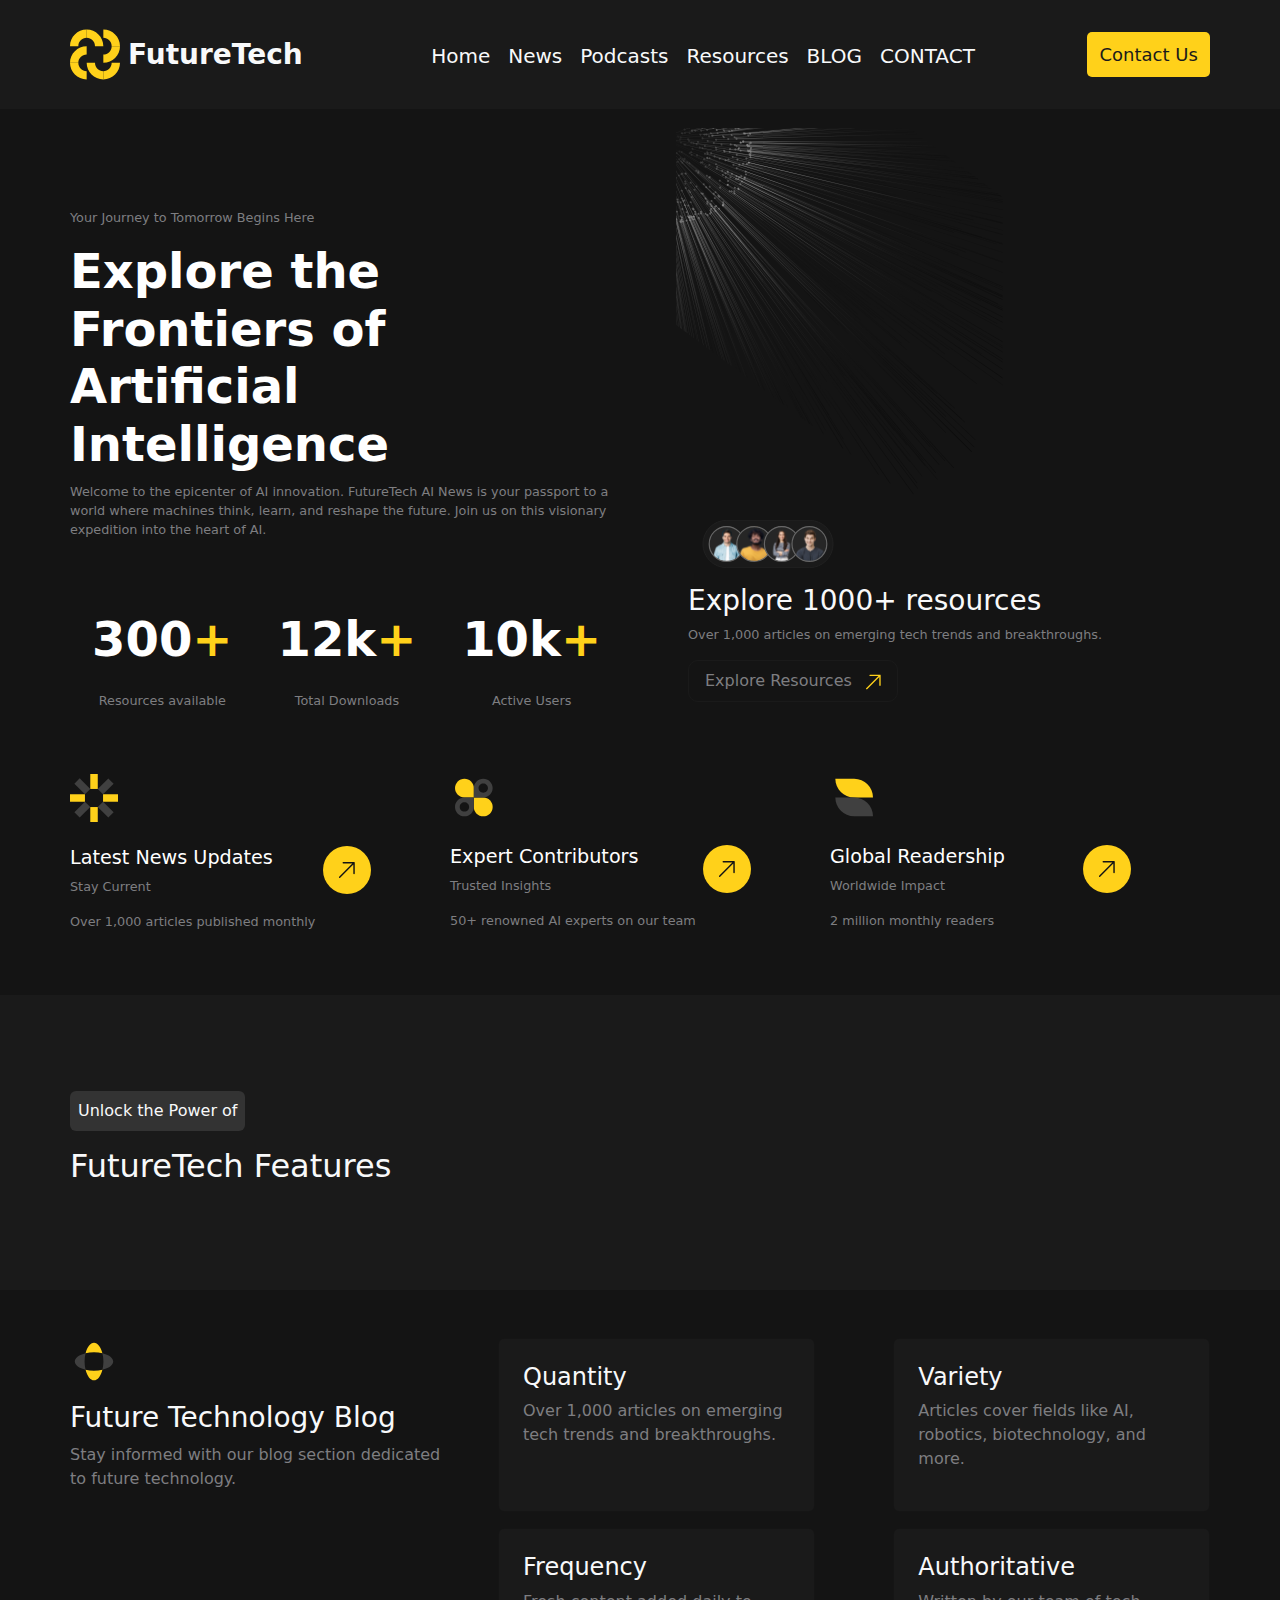
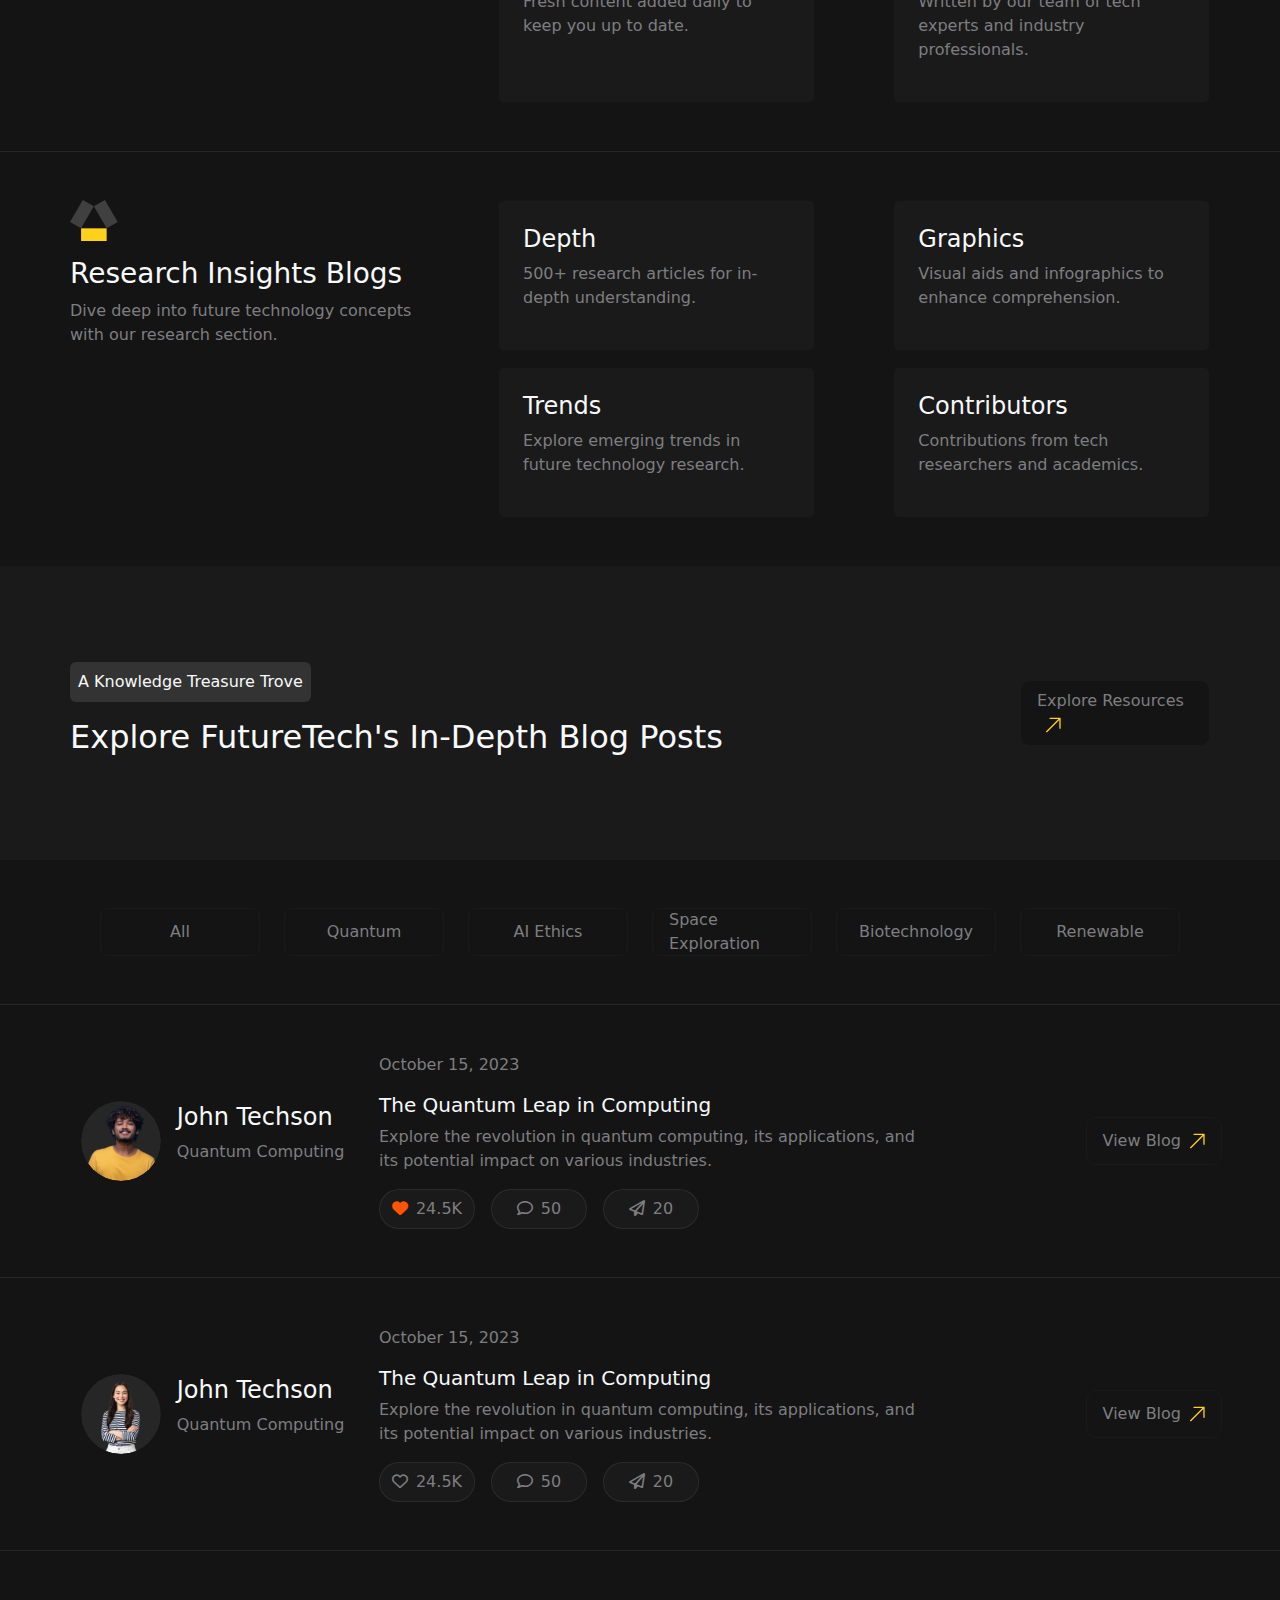
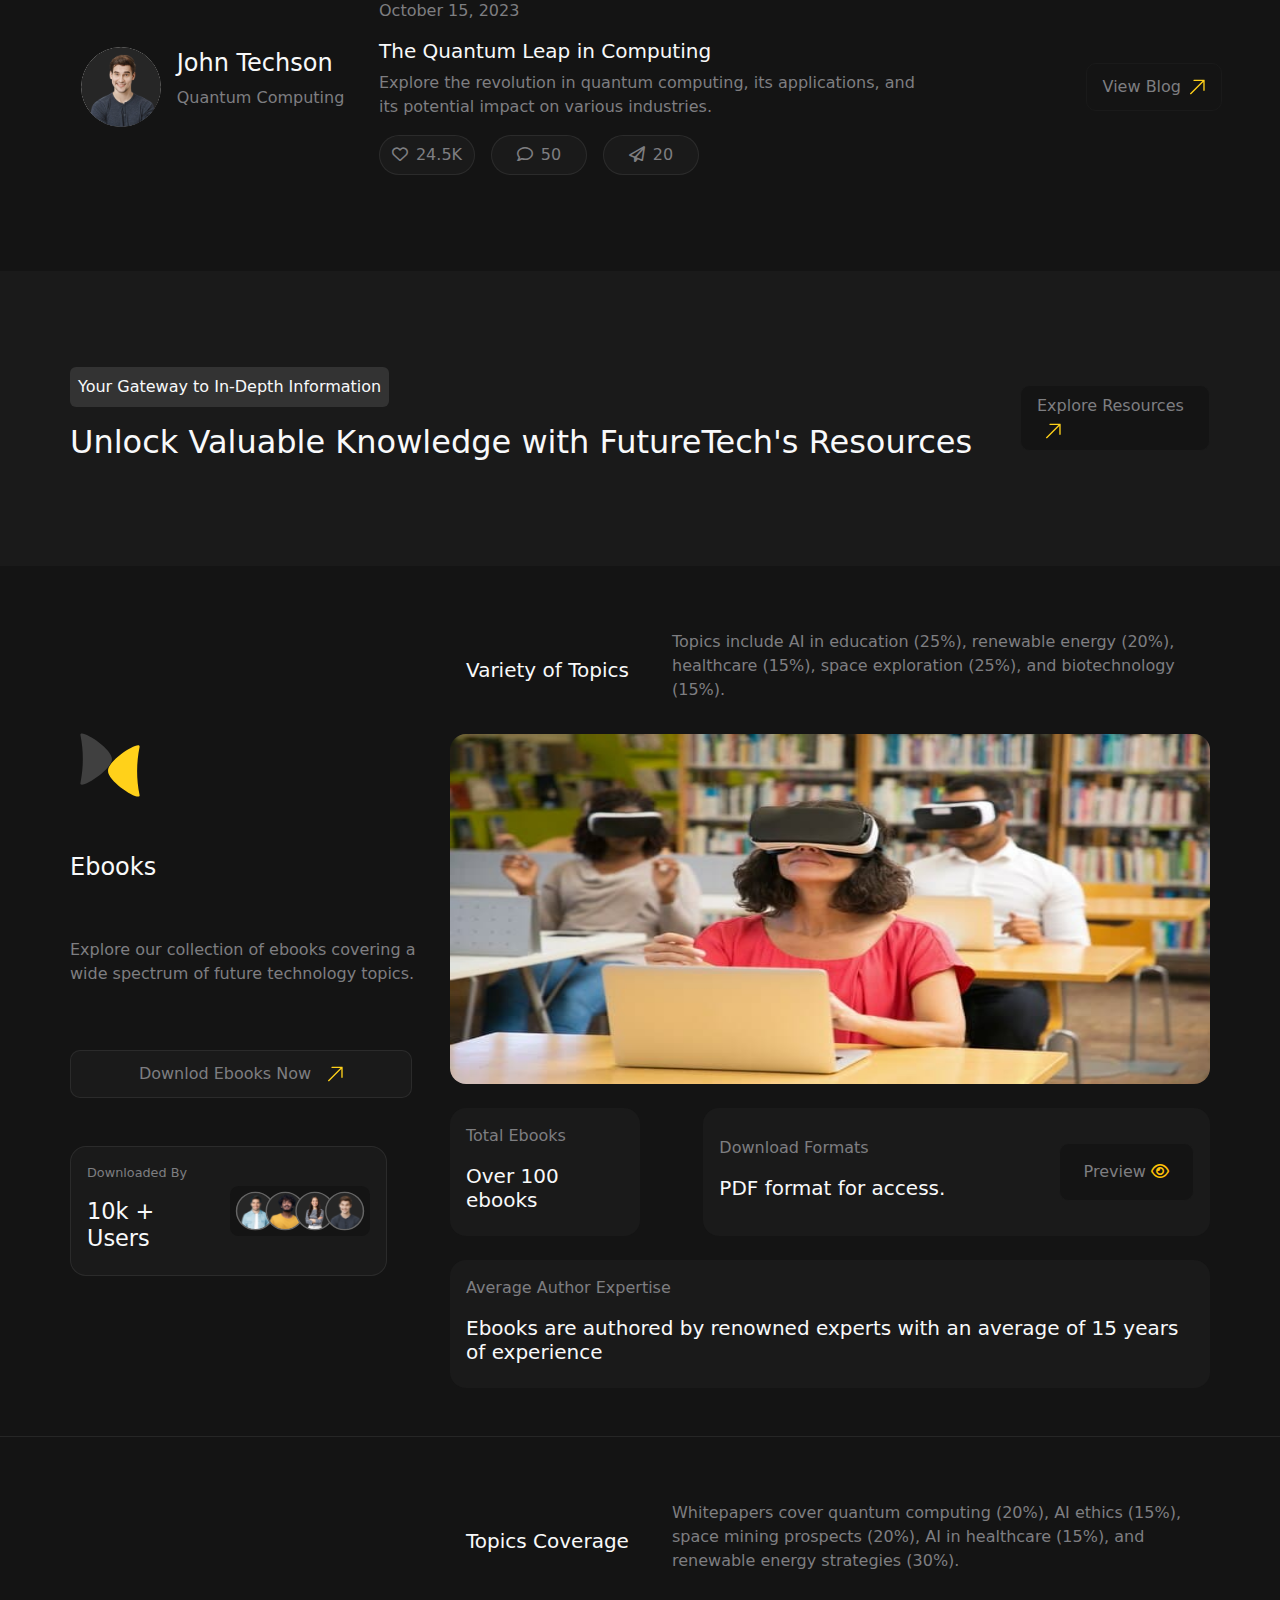
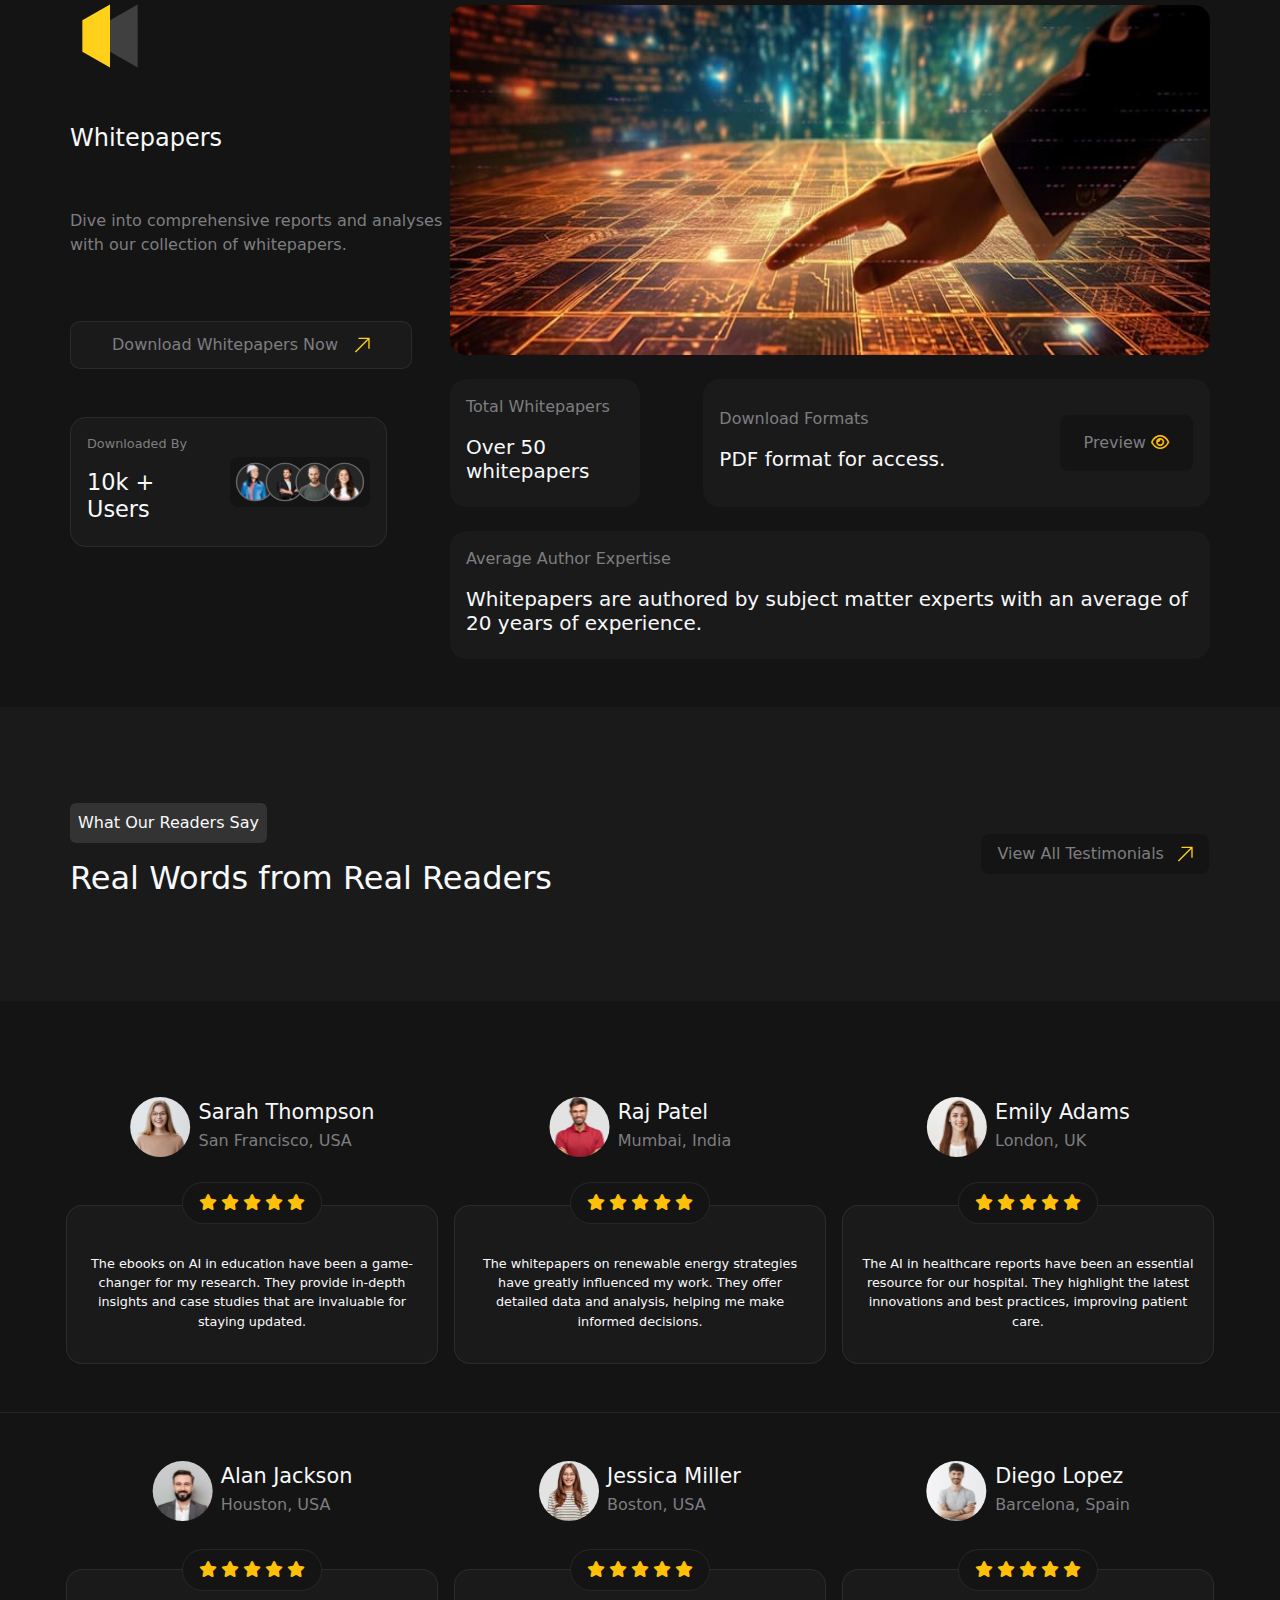
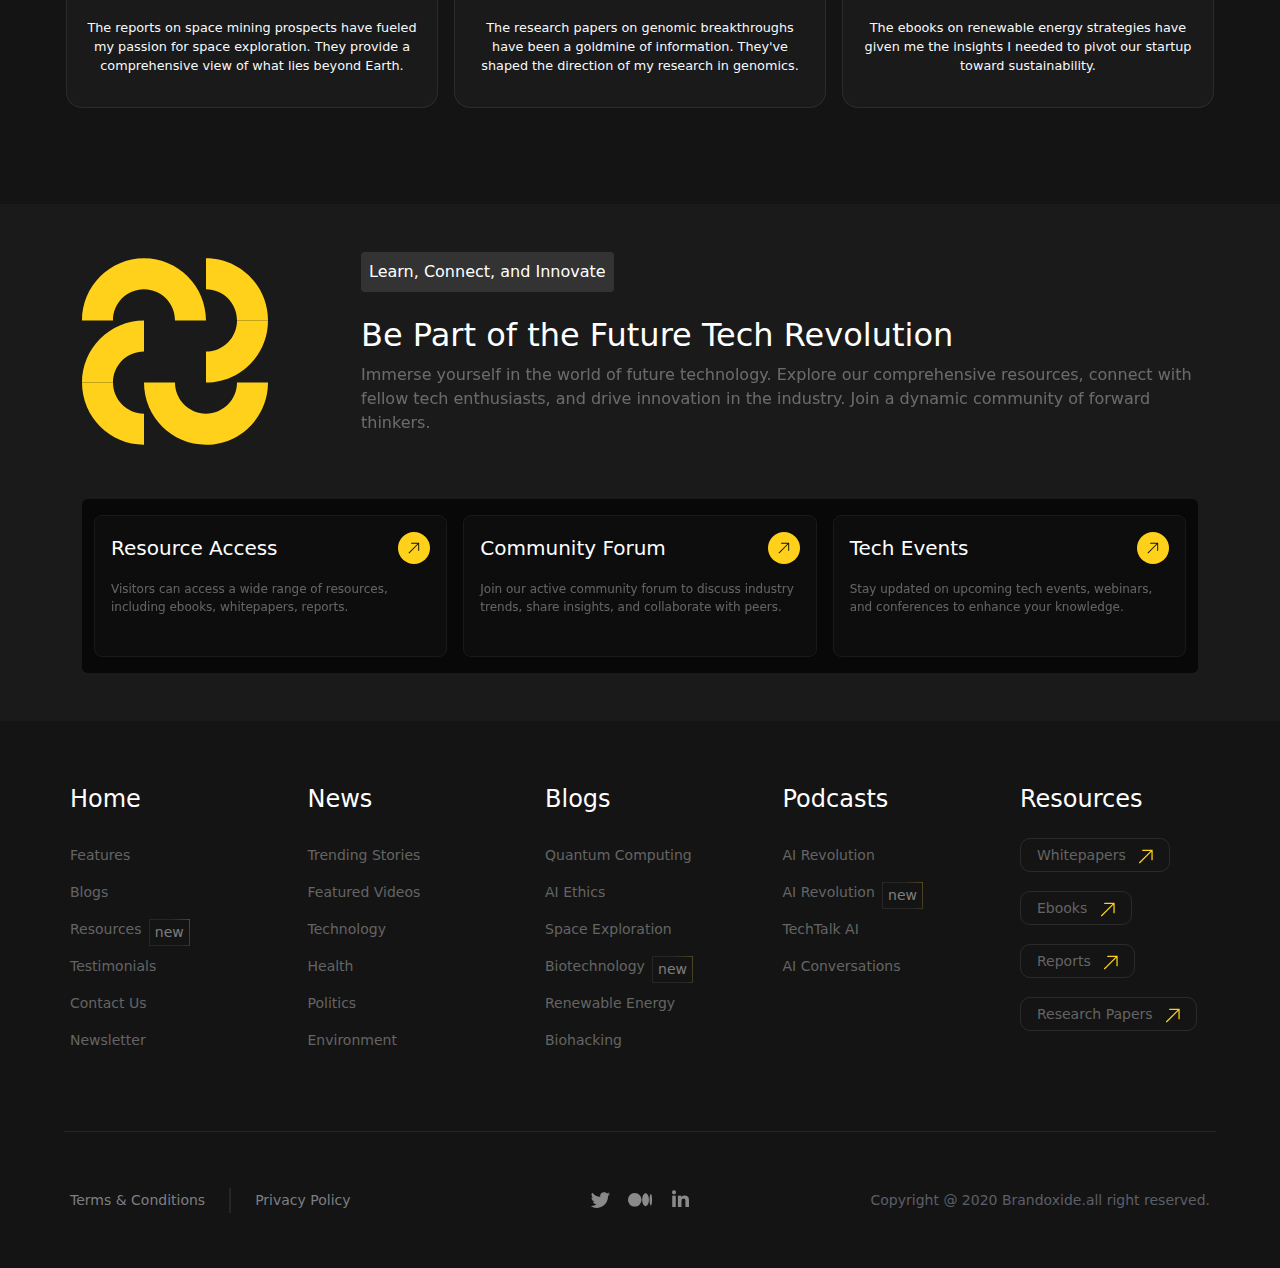
<file: index.html>
<!DOCTYPE html>
<html lang="en">
  <head>
    <meta charset="UTF-8" />
    <meta name="viewport" content="width=device-width, initial-scale=1.0" />
    <link
      rel="stylesheet"
      href="https://cdnjs.cloudflare.com/ajax/libs/font-awesome/6.7.2/css/all.min.css"
      integrity="sha512-Evv84Mr4kqVGRNSgIGL/F/aIDqQb7xQ2vcrdIwxfjThSH8CSR7PBEakCr51Ck+w+/U6swU2Im1vVX0SVk9ABhg=="
      crossorigin="anonymous"
      referrerpolicy="no-referrer"
    />
    <link rel="stylesheet" href="./assets/css/bootstrap.min.css" />

    <!-- css link -->
    <link rel="stylesheet" href="assets/css/home.css" />
    <link rel="stylesheet" href="assets/css/footer.css" />
    <title>AI Blog | Home page</title>
  </head>
  <body>


    <nav class="navbar navbar-expand-lg">
      <div class="container py-lg-3 py-sm-0 px-0">
        <a class="navbar-brand text-light fs-3 fw-bold d-flex align-items-center gap-2" href="index.html">
          <img src="./assets/images/nav-group.svg" alt="" /> FutureTech
        </a>
        <button class="navbar-toggler" type="button" data-bs-toggle="collapse" data-bs-target="#navbarSupportedContent" aria-controls="navbarSupportedContent" aria-expanded="false" aria-label="Toggle navigation">
          <span class="navbar-toggler-icon"></span>
        </button>
        <div class="collapse navbar-collapse justify-content-between" id="navbarSupportedContent">
          <ul class="navbar-nav m-auto  mb-2 mb-lg-0">
            <li class="nav-item">
              <a class="nav-link text-light fs-5 fw-medium rounded-3" aria-current="page" href="index.html">Home</a>
            </li>
            <li class="nav-item">
              <a class="nav-link text-light fs-5 fw-medium rounded-3" href="news.html">News</a>
            </li>
            <li class="nav-item">
              <a class="nav-link text-light fs-5 fw-medium rounded-3"  href="podcast.html">Podcasts</a>
            </li>
            <li class="nav-item">
              <a class="nav-link text-light fs-5 fw-medium rounded-3" href="resources.html">Resources</a>
            </li>
            <li class="nav-item">
              <a class="nav-link text-light fs-5 fw-medium rounded-3" href="blog.html">BLOG</a>
            </li>
            <li class="nav-item">
              <a class="nav-link text-light fs-5 fw-medium rounded-3" href="contact.html">CONTACT</a>
            </li>
          </ul>
          <div class="contact-btn">
            <a href="" class="btn">Contact Us</a>
          </div>
        </div>
      </div>
    </nav>



    <div class="hero-section">
      <div class="container p-0">
        <div class="hero-section__upper d-flex pt-5 flex-lg-row flex-column">
          <div class="content col-lg-6 col-12 pe-0 pe-lg-3 pt-5">
            <div class="upper pb-5 pt-5">
              <p>Your Journey to Tomorrow Begins Here</p>
              <h1>Explore the Frontiers of Artificial Intelligence</h1>
              <p>
                Welcome to the epicenter of AI innovation. FutureTech AI News is
                your passport to a world where machines think, learn, and
                reshape the future. Join us on this visionary expedition into
                the heart of AI.
              </p>
            </div>
            <div class="lower d-flex flex-column flex-sm-row flex-wrap">
              <div class="col-sm-4 text-center col-12">
                <p class="p1 p-0">300<span>+</span></p>
                <p class="p2">Resources available</p>
              </div>
              <div class="col-sm-4 text-center col-12">
                <p class="p1 p-0">12k<span>+</span></p>
                <p class="p2">Total Downloads</p>
              </div>
              <div class="col-sm-4 text-center col-12">
                <p class="p1 p-0">10k<span>+</span></p>
                <p class="p2">Active Users</p>
              </div>
            </div>
          </div>
          <div class="details col-lg-6 col-12 pb-4">
            <div class="inner-details ps-5">
              <div class="detailss ps-0"></div>
              <img
                src="./assets/images/images-icons-hero-section.svg"
                alt=""
                class="images-icons mb-3 mt-lg-0 mt-5"
              />
              <h3 class="text-light">Explore 1000+ resources</h3>
              <p class="">
                Over 1,000 articles on emerging tech trends and breakthroughs.
              </p>
              <a href="" class="btn py-2 px-3"
                >Explore Resources
                <img
                  src="./assets/images/up-right-arrow.svg"
                  alt=""
                  class="ms-2"
              /></a>
            </div>
          </div>
        </div>
        <div class="hero-section__lower d-flex py-5 flex-lg-row flex-column flex-wrap">
          <div class="col-lg-4 col-12 section-1 mt-3 mt-md-0">
            <div class="hero-section__lower--icon w-25 mb-4">
              <img src="./assets/images/hero-Icon-1.svg" alt="" class="w-50" />
            </div>
            <div class="hero-section__lower--paragraph-1 d-flex justify-content-between justify-content-lg-start">
              <div class="col-8">
                <h3 class="fs-0">Latest News Updates</h3>
                <p class="fs-0">Stay Current</p>
              </div>
              <div
                class="col-2 arrow p-2 d-flex justify-content-center align-items-center"
              >
                <a href=""
                  ><img
                    src="./assets/images/up-right-arrow-hero-section.svg"
                    alt=""
                /></a>
              </div>
            </div>
            <div class="hero-section__lower--paragraph-2">
              <p>Over 1,000 articles published monthly</p>
            </div>
          </div>
          <div class="col-lg-4 col-12 section-2 mt-3 mt-md-0">
            <div class="hero-section__lower--icon w-25 mb-4">
              <img src="./assets/images/hero-Icon-2.svg" alt="" class="w-50" />
            </div>
            <div class="hero-section__lower--paragraph-1 d-flex justify-content-between justify-content-lg-start">
              <div class="col-8">
                <h3 class="fs-0">Expert Contributors</h3>
                <p class="fs-0">Trusted Insights</p>
              </div>
              <div
                class="col-2 arrow p-2 d-flex justify-content-center align-items-center"
              >
                <a href=""
                  ><img
                    src="./assets/images/up-right-arrow-hero-section.svg"
                    alt=""
                /></a>
              </div>
            </div>
            <div class="hero-section__lower--paragraph-2">
              <p>50+ renowned AI experts on our team</p>
            </div>
          </div>
          <div class="col-lg-4 col-12 section-3 mt-3 mt-md-0">
            <div class="hero-section__lower--icon w-25 mb-4">
              <img src="./assets/images/hero-Icon-3.svg" alt="" class="w-50" />
            </div>
            <div class="hero-section__lower--paragraph-1 d-flex justify-content-between justify-content-lg-start">
              <div class="col-8">
                <h3 class="fs-0">Global Readership</h3>
                <p class="fs-0">Worldwide Impact</p>
              </div>
              <div
                class="col-2 arrow p-2 d-flex justify-content-center align-items-center"
              >
                <a href=""
                  ><img
                    src="./assets/images/up-right-arrow-hero-section.svg"
                    alt=""
                /></a>
              </div>
            </div>
            <div class="hero-section__lower--paragraph-2">
              <p>2 million monthly readers</p>
            </div>
          </div>
        </div>
      </div>
    </div>

    <section class="feature-tech py-5">
      <div class="container px-0 py-5">
        <p class="text-light p-2 rounded-2">Unlock the Power of</p>
        <h3 class="text-light">FutureTech Features</h3>
      </div>
    </section>

    <section class="py-5 futureTech-section">
      <div class="container p-0 d-flex flex-lg-row flex-column">
        <div class="col-lg-4 col-12">
          <div class="icon w-25 mb-3">
            <img src="assets/images/icon-4.svg" alt="" class="w-50" />
          </div>
          <h3 class="text-light">Future Technology Blog</h3>
          <p>
            Stay informed with our blog section dedicated to future technology.
          </p>
        </div>
        <div class="col-lg-8 col-12 d-flex flex-wrap justify-content-between flex-lg-row flex-column">
          <div class="card col-lg-5 col-12 p-4 ms-lg-5 ms-0 mb-3">
            <h4 class="text-light">Quantity</h4>
            <p>
              Over 1,000 articles on emerging tech trends and breakthroughs.
            </p>
          </div>
          <div class="card col-lg-5 col-12 p-4 mb-3">
            <h4 class="text-light">Variety</h4>
            <p>
              Articles cover fields like AI, robotics, biotechnology, and more.
            </p>
          </div>
          <div class="card col-lg-5 col-12 p-4 ms-lg-5 ms-0 mb-lg-0 mb-3">
            <h4 class="text-light">Frequency</h4>
            <p>Fresh content added daily to keep you up to date.</p>
          </div>
          <div class="card col-lg-5 col-12 p-4">
            <h4 class="text-light">Authoritative</h4>
            <p>
              Written by our team of tech experts and industry professionals.
            </p>
          </div>
        </div>
      </div>
    </section>

    <section class="py-5 futureTech-section futureTech-section-2">
      <div class="container p-0 d-flex flex-lg-row flex-column">
        <div class="col-lg-4 col-12">
          <div class="icon w-25 mb-3">
            <img src="./assets/images/icon-5.svg" alt="" class="w-50" />
          </div>
          <h3 class="text-light">Research Insights Blogs</h3>
          <p>
            Dive deep into future technology concepts with our research section.
          </p>
        </div>
        <div class="col-lg-8 col-12 d-flex flex-wrap justify-content-between flex-lg-row flex-column">
          <div class="card col-lg-5 col-12 p-4 ms-lg-5 ms-0 mb-3">
            <h4 class="text-light">Depth</h4>
            <p>500+ research articles for in-depth understanding.</p>
          </div>
          <div class="card col-lg-5 col-12 p-4 mb-3">
            <h4 class="text-light">Graphics</h4>
            <p>Visual aids and infographics to enhance comprehension.</p>
          </div>
          <div class="card col-lg-5 col-12 p-4 ms-lg-5 ms-0 mb-lg-0 mb-3">
            <h4 class="text-light">Trends</h4>
            <p>Explore emerging trends in future technology research.</p>
          </div>
          <div class="card col-lg-5 col-12 p-4">
            <h4 class="text-light">Contributors</h4>
            <p>Contributions from tech researchers and academics.</p>
          </div>
        </div>
      </div>
    </section>

    <section class="feature-tech py-5">
      <div class="container px-0 py-5 d-flex align-items-center flex-lg-row flex-column">
        <div class="text col-lg-10 col-12">
          <p class="text-light p-2 rounded-2">A Knowledge Treasure Trove</p>
          <h3 class="text-light">Explore FutureTech's In-Depth Blog Posts</h3>
        </div>
        <a href="" class="btnn py-md-2 py-3 px-3 mt-2 mt-lg-0"
          >Explore Resources
          <img src="./assets/images/up-right-arrow.svg" alt="" class="ms-2"
        /></a>
      </div>
    </section>

    <section class="section-5">
      <div class="header pt-5">
        <div class="container p-0">
          <ul
            class="p-0 m-0 list-unstyled d-flex gap-4 justify-content-center flex-wrap"
          >
            <li class="list-item">
              <a
                href=""
                class="p-3 rounded-3 d-flex justify-content-center align-items-center"
                >All</a
              >
            </li>
            <li class="list-item">
              <a
                href=""
                class="p-3 rounded-3 d-flex justify-content-center align-items-center"
                >Quantum</a
              >
            </li>
            <li class="list-item">
              <a
                href=""
                class="p-3 rounded-3 d-flex justify-content-center align-items-center"
                >AI Ethics</a
              >
            </li>
            <li class="list-item">
              <a
                href=""
                class="p-3 rounded-3 d-flex justify-content-center align-items-center"
                >Space Exploration</a
              >
            </li>
            <li class="list-item">
              <a
                href=""
                class="p-3 rounded-3 d-flex justify-content-center align-items-center"
                >Biotechnology</a
              >
            </li>
            <li class="list-item">
              <a
                href=""
                class="p-3 rounded-3 d-flex justify-content-center align-items-center"
                >Renewable</a
              >
            </li>
          </ul>
        </div>
      </div>
      <div class="section-5-cards py-5">
        <div class="cardd">
          <div class="container">
            <div class="row justify-content-between flex-lg-row flex-column py-5">
              <div class="left col-lg-3 col-12 p-0 d-flex align-items-center justify-content-lg-center justify-content-start gap-3">
                <div class="image">
                  <img src="./assets/images/person-1.svg" alt="" />
                </div>
                <div class="text">
                  <h4 class="text-light">John Techson</h4>
                  <p class="">Quantum Computing</p>
                </div>
              </div>
              <div class="right col-lg-9 col-12 row justify-content-between flex-sm-row flex-column flex-wrap p-0 mt-lg-0 mt-5">
                <div class="info col-sm-8 col-12">
                  <p>October 15, 2023</p>
                  <h5 class="text-light">The Quantum Leap in Computing</h5>
                  <p>
                    Explore the revolution in quantum computing, its
                    applications, and its potential impact on various
                    industries.
                  </p>
                  <div class="btns d-flex gap-3 align-items-center">
                    <div
                      class="rounded-5 d-flex justify-content-center align-items-center gap-2 buttoonn"
                    >
                      <div>
                        <i class="fa-solid fa-heart" style="color: #ff5500"></i>
                      </div>
                      <div>24.5K</div>
                    </div>
                    <div
                      class="rounded-5 d-flex justify-content-center align-items-center gap-2 buttoonn"
                    >
                      <div>
                        <i class="fa-regular fa-comment"></i>
                      </div>
                      <div>50</div>
                    </div>
                    <div
                      class="rounded-5 d-flex justify-content-center align-items-center gap-2 buttoonn"
                    >
                      <div>
                        <i class="fa-regular fa-paper-plane iconn"></i>
                      </div>
                      <div>20</div>
                    </div>
                  </div>
                </div>
                <div class="btnn col-sm-3 col-12 p-0 d-flex justify-content-sm-end justify-content-start align-items-center mt-4 mt-sm-0">
                  <a
                    href=""
                    class="btn py-2 px-3 d-flex justify-content-end align-items-center"
                    >View Blog
                    <img
                      src="./assets/images/up-right-arrow.svg"
                      alt=""
                      class="ms-2"
                  /></a>
                </div>
              </div>
            </div>
          </div>
        </div>
        <div class="cardd">
          <div class="container">
            <div class="row justify-content-between flex-lg-row flex-column py-5">
              <div class="left col-lg-3 col-12 p-0 d-flex align-items-center justify-content-lg-center justify-content-start gap-3">
                <div class="image">
                  <img src="./assets/images/person-2.svg" alt="" />
                </div>
                <div class="text">
                  <h4 class="text-light">John Techson</h4>
                  <p class="">Quantum Computing</p>
                </div>
              </div>
              <div class="right col-lg-9 col-12 row justify-content-between flex-sm-row flex-column flex-wrap p-0 mt-lg-0 mt-5">
                <div class="info col-sm-8 col-12">
                  <p>October 15, 2023</p>
                  <h5 class="text-light">The Quantum Leap in Computing</h5>
                  <p>
                    Explore the revolution in quantum computing, its
                    applications, and its potential impact on various
                    industries.
                  </p>
                  <div class="btns d-flex gap-3 align-items-center">
                    <div
                      class="rounded-5 d-flex justify-content-center align-items-center gap-2 buttoonn"
                    >
                      <div>
                        <i class="fa-regular fa-heart"></i>
                      </div>
                      <div>24.5K</div>
                    </div>
                    <div
                      class="rounded-5 d-flex justify-content-center align-items-center gap-2 buttoonn"
                    >
                      <div>
                        <i class="fa-regular fa-comment"></i>
                      </div>
                      <div>50</div>
                    </div>
                    <div
                      class="rounded-5 d-flex justify-content-center align-items-center gap-2 buttoonn"
                    >
                      <div>
                        <i class="fa-regular fa-paper-plane iconn"></i>
                      </div>
                      <div>20</div>
                    </div>
                  </div>
                </div>
                <div class="btnn col-sm-3 col-12 p-0 d-flex justify-content-sm-end justify-content-start align-items-center mt-4 mt-sm-0">
                  <a href=""class="btn py-2 px-3 d-flex justify-content-end align-items-center">
                    View Blog
                    <img src="./assets/images/up-right-arrow.svg" alt="" class="ms-2"/>
                  </a>
                </div>
              </div>
            </div>
          </div>
        </div>
        <div class="cardd">
          <div class="container">
            <div class="row justify-content-between flex-lg-row flex-column py-5">
              <div  class="left col-lg-3 col-12 p-0 d-flex align-items-center justify-content-lg-center justify-content-start gap-3" >
                <div class="image">
                  <img src="./assets/images/person-3.svg" alt="" />
                </div>
                <div class="text">
                  <h4 class="text-light">John Techson</h4>
                  <p class="">Quantum Computing</p>
                </div>
              </div>
              <div class="right col-lg-9 col-12 row justify-content-between flex-sm-row flex-column flex-wrap p-0 mt-lg-0 mt-5">
                <div class="info col-sm-8 col-12">
                  <p>October 15, 2023</p>
                  <h5 class="text-light">The Quantum Leap in Computing</h5>
                  <p>
                    Explore the revolution in quantum computing, its
                    applications, and its potential impact on various
                    industries.
                  </p>
                  <div class="btns d-flex gap-3 align-items-center">
                    <div
                      class="rounded-5 d-flex justify-content-center align-items-center gap-2 buttoonn"
                    >
                      <div>
                        <i class="fa-regular fa-heart"></i>
                      </div>
                      <div>24.5K</div>
                    </div>
                    <div
                      class="rounded-5 d-flex justify-content-center align-items-center gap-2 buttoonn"
                    >
                      <div>
                        <i class="fa-regular fa-comment"></i>
                      </div>
                      <div>50</div>
                    </div>
                    <div
                      class="rounded-5 d-flex justify-content-center align-items-center gap-2 buttoonn"
                    >
                      <div>
                        <i class="fa-regular fa-paper-plane iconn"></i>
                      </div>
                      <div>20</div>
                    </div>
                  </div>
                </div>
                <div class="btnn col-sm-3 col-12 p-0 d-flex justify-content-sm-end justify-content-start align-items-center mt-4 mt-sm-0">
                  <a href="" class="btn py-2 px-3 d-flex justify-content-end align-items-center" >
                    View Blog
                    <img src="./assets/images/up-right-arrow.svg" alt=""  class="ms-2" />
                  </a>
                </div>
              </div>
            </div>
          </div>
        </div>
      </div>
    </section>

    <section class="feature-tech py-5">
      <div class="container px-0 py-5 d-flex align-items-center flex-lg-row flex-column">
        <div class="text col-lg-10 col-12">
          <p class="text-light p-2 rounded-2">
            Your Gateway to In-Depth Information
          </p>
          <h3 class="text-light">
            Unlock Valuable Knowledge with FutureTech's Resources
          </h3>
        </div>
        <a href="" class="btnn py-md-2 py-3 px-3 mt-2 mt-lg-0"
          >Explore Resources
          <img src="./assets/images/up-right-arrow.svg" alt="" class="ms-2"
        /></a>
      </div>
    </section>

    <section class="section-7 py-5">
      <div class="container d-flex p-0 flex-lg-row flex-column">
        <div class="left col-lg-4 col-12 d-flex flex-column justify-content-center gap-5">
          <img src="./assets/images/icon-6.svg" alt="" class="left-image">
          <h4 class="text-light">Ebooks</h4>
          <p>Explore our collection of ebooks covering a wide spectrum of future technology topics.</p>
          <div class="left__btn" style="width: 90%;">
            <a href="" class="btnn py-3 px-4 d-flex justify-content-center align-items-center"
              >Downlod Ebooks Now
              <img src="./assets/images/up-right-arrow.svg" alt="" class="ms-3">
            </a>
          </div>
          <div class="left-lower d-flex rounded-4 gap-2 col-10 justify-content-between p-3">
            <div class="left-left">
              <p  class="">Downloaded By</p>
              <h5 class="text-light">10k + Users</h5>
            </div>
            <div class="w-50">
              <img src="./assets/images/Container-people-1.svg" alt="" class="">
            </div>
          </div>
        </div>
        <div class="right col-lg-8 col-12 p-0">
          <div class="info d-flex justify-content-between align-items-center gap-4 p-3 flex-md-row flex-column">
            <h5 class="text-light col-md-3 col-12">Variety of Topics</h5>
            <p class="col-md-9 col-12">Topics include AI in education (25%), renewable energy (20%), healthcare (15%), space exploration (25%), and biotechnology (15%).</p>
          </div>
          <div class="image p-0 rounded-4 overflow-hidden">
            <img src="./assets/images/d1d2999cecd1cbacbf24bed394351b0d.png" alt="" style="height: 350px;">
          </div>
          <div class="details d-flex mt-4 p-0 justify-content-between flex-md-row flex-column">
            <div class="details__left col-md-3 col-12 p-3 rounded-4">
              <p class="">Total Ebooks</p>
              <h5 class="text-light">Over 100 ebooks</h5>
            </div>
            <div class="details__right col-md-8 col-12 d-flex p-3 align-items-center flex-column flex-sm-row rounded-4 mt-4 mt-md-0">
              <div class="left__details col-sm-8 col-12">
                <p>Download Formats</p>
                <h5 class="text-light">PDF format for access.</h5>
              </div>
              <div class="right__btn col-sm-4 col-12 d-flex justify-content-sm-end justify-content-start mt-sm-0 mt-3">
                <a href="" class="btnn py-3 px-4"
                  >Preview
                  <i class="far fa-eye text-warning"></i>
                </a>
              </div>
            </div>
          </div>
          <div class="mt-4 p-3 detailes__lower rounded-4">
            <p class="">Average Author Expertise</p>
            <h5 class="text-light">Ebooks are authored by renowned experts with an average of 15 years of experience</h5>
          </div>
        </div>
      </div>
    </section>

    <section class="section-7 py-5 section-7--2">
      <div class="container d-flex p-0 flex-lg-row flex-column">
        <div class="left col-lg-4 col-12 d-flex flex-column justify-content-center gap-5">
          <img src="./assets/images/icon-7.svg" alt="" class="left-image">
          <h4 class="text-light">Whitepapers</h4>
          <p>Dive into comprehensive reports and analyses with our collection of whitepapers. </p>
          <div class="left__btn" style="width: 90%;">
            <a href="" class="btnn py-3 px-4 d-flex justify-content-center align-items-center"
              >Download Whitepapers Now
              <img src="./assets/images/up-right-arrow.svg" alt="" class="ms-3">
            </a>
          </div>
          <div class="left-lower d-flex rounded-4 gap-2 col-10 justify-content-between p-3">
            <div class="left-left">
              <p  class="">Downloaded By</p>
              <h5 class="text-light">10k + Users</h5>
            </div>
            <div class="w-50">
              <img src="./assets/images/Container-people-2.svg" alt="" class="">
            </div>
          </div>
        </div>
        <div class="right col-lg-8 col-12 p-0">
          <div class="info d-flex justify-content-between align-items-center gap-4 p-3 flex-md-row flex-column">
            <h5 class="text-light col-sm-3 col-12">Topics Coverage</h5>
            <p class="col-sm-9 col-12">Whitepapers cover quantum computing (20%), AI ethics (15%), space mining prospects (20%), AI in healthcare (15%), and renewable energy strategies (30%).</p>
          </div>
          <div class="image p-0 rounded-4 overflow-hidden">
            <img src="./assets/images/f38cb3273b2afde8a40098a3244128f487.png" alt="" style="height: 350px;">
          </div>
          <div class="details d-flex mt-4 justify-content-between flex-md-row flex-column">
            <div class="details__left col-md-3 col-12 p-3 rounded-4">
              <p class="">Total Whitepapers</p>
              <h5 class="text-light">Over 50 whitepapers</h5>
            </div>
            <div class="details__right col-md-8 col-12 d-flex p-3 align-items-center flex-column flex-sm-row rounded-4 mt-4 mt-md-0">
              <div class="left__details col-sm-8 col-12">
                <p>Download Formats</p>
                <h5 class="text-light">PDF format for access.</h5>
              </div>
              <div class="right__btn col-sm-4 col-12 d-flex justify-content-sm-end justify-content-start mt-sm-0 mt-3">
                <a href="" class="btnn py-3 px-4"
                  >Preview
                  <i class="far fa-eye text-warning"></i>
                </a>
              </div>
            </div>
          </div>
          <div class="mt-4 p-3 detailes__lower rounded-4">
            <p class="">Average Author Expertise</p>
            <h5 class="text-light">Whitepapers are authored by subject matter experts with an average of 20 years of experience.</h5>
          </div>
        </div>
      </div>
    </section>

    <section class="feature-tech py-5">
      <div class="container px-0 py-5 d-flex align-items-center flex-lg-row flex-column justify-content-between">
        <div class="text col-lg-9 col-12">
          <p class="text-light p-2 rounded-2">
            What Our Readers Say
          </p>
          <h3 class="text-light">
            Real Words from Real Readers
          </h3>
        </div>
        <a href="" class="btnn py-md-2 py-3 px-3 mt-2 mt-lg-0"
          >View All Testimonials
          <img src="./assets/images/up-right-arrow.svg" alt="" class="ms-2"
        /></a>
      </div>
    </section>

    <section class="section-8 py-5">
      <div class="upper py-5">
        <div class="container d-flex gap-3 justify-content-center flex-lg-row flex-column flex-lg-nowrap flex-wrap">
          <div class="cardd col-lg-4">
            <div class="title d-flex justify-content-center align-items-center gap-2 mb-5">
              <div class="image">
                <img src="./assets/images/Profile-1.svg" alt="">
              </div>
              <div class="info-details d-flex justify-content-center align-items-start flex-column gap-1">
                <h3 class="text-light m-0">Sarah Thompson</h3>
                <p class="m-0">San Francisco, USA</p>
              </div>
            </div>
            <div class="info p-3 rounded-4 text-center position-relative pt-5">
              <div class="stars d-flex justify-content-center position-absolute">
                <ul class="d-flex justify-content-center align-items-center text-warning gap-1 rounded-5 px-3 py-2">
                  <li><i class="fa-solid fa-star"></i></li>
                  <li><i class="fa-solid fa-star"></i></li>
                  <li><i class="fa-solid fa-star"></i></li>
                  <li><i class="fa-solid fa-star"></i></li>
                  <li><i class="fa-solid fa-star"></i></li>
                </ul>
              </div>
              <p class="text-light">
                The ebooks on AI in education have been a game-changer for my research. They provide in-depth insights and case studies that are invaluable for staying updated.
              </p>
            </div>
          </div>
          <div class="cardd col-lg-4 mt-lg-0 mt-4">
            <div class="title d-flex justify-content-center align-items-center gap-2 mb-5">
              <div class="image">
                <img src="./assets/images/Profile-2.svg" alt="">
              </div>
              <div class="info-details d-flex justify-content-center align-items-start flex-column gap-1">
                <h3 class="text-light m-0">Raj Patel</h3>
                <p class="m-0">Mumbai, India</p>
              </div>
            </div>
            <div class="info p-3 rounded-4 text-center position-relative pt-5">
              <div class="stars d-flex justify-content-center position-absolute">
                <ul class="d-flex justify-content-center align-items-center text-warning gap-1 rounded-5 px-3 py-2">
                  <li><i class="fa-solid fa-star"></i></li>
                  <li><i class="fa-solid fa-star"></i></li>
                  <li><i class="fa-solid fa-star"></i></li>
                  <li><i class="fa-solid fa-star"></i></li>
                  <li><i class="fa-solid fa-star"></i></li>
                </ul>
              </div>
              <p class="text-light">
                The whitepapers on renewable energy strategies have greatly influenced my work. They offer detailed data and analysis, helping me make informed decisions.
              </p>
            </div>
          </div>
          <div class="cardd col-lg-4 mt-lg-0 mt-4">
            <div class="title d-flex justify-content-center align-items-center gap-2 mb-5">
              <div class="image">
                <img src="./assets/images/Profile-3.svg" alt="">
              </div>
              <div class="info-details d-flex justify-content-center align-items-start flex-column gap-1">
                <h3 class="text-light m-0">Emily Adams</h3>
                <p class="m-0">London, UK</p>
              </div>
            </div>
            <div class="info p-3 rounded-4 text-center position-relative pt-5">
              <div class="stars d-flex justify-content-center position-absolute">
                <ul class="d-flex justify-content-center align-items-center text-warning gap-1 rounded-5 px-3 py-2">
                  <li><i class="fa-solid fa-star"></i></li>
                  <li><i class="fa-solid fa-star"></i></li>
                  <li><i class="fa-solid fa-star"></i></li>
                  <li><i class="fa-solid fa-star"></i></li>
                  <li><i class="fa-solid fa-star"></i></li>
                </ul>
              </div>
              <p class="text-light">
                The AI in healthcare reports have been an essential resource for our hospital. They highlight the latest innovations and best practices, improving patient care.
              </p>
            </div>
          </div>
        </div>
      </div>
      <div class="lower py-5">
        <div class="container d-flex gap-3 justify-content-center flex-lg-row flex-column flex-lg-nowrap flex-wrap">
          <div class="cardd col-lg-4">
            <div class="title d-flex justify-content-center align-items-center gap-2 mb-5">
              <div class="image">
                <img src="./assets/images/Profile-4.svg" alt="">
              </div>
              <div class="info-details d-flex justify-content-center align-items-start flex-column gap-1">
                <h3 class="text-light m-0">Alan Jackson</h3>
                <p class="m-0">Houston, USA</p>
              </div>
            </div>
            <div class="info p-3 rounded-4 text-center position-relative pt-5">
              <div class="stars d-flex justify-content-center position-absolute">
                <ul class="d-flex justify-content-center align-items-center text-warning gap-1 rounded-5 px-3 py-2">
                  <li><i class="fa-solid fa-star"></i></li>
                  <li><i class="fa-solid fa-star"></i></li>
                  <li><i class="fa-solid fa-star"></i></li>
                  <li><i class="fa-solid fa-star"></i></li>
                  <li><i class="fa-solid fa-star"></i></li>
                </ul>
              </div>
              <p class="text-light">
                The reports on space mining prospects have fueled my passion for space exploration. They provide a comprehensive view of what lies beyond Earth.
              </p>
            </div>
          </div>
          <div class="cardd col-lg-4 mt-lg-0 mt-4">
            <div class="title d-flex justify-content-center align-items-center gap-2 mb-5">
              <div class="image">
                <img src="./assets/images/Profile-5.svg" alt="">
              </div>
              <div class="info-details d-flex justify-content-center align-items-start flex-column gap-1">
                <h3 class="text-light m-0">Jessica Miller</h3>
                <p class="m-0">Boston, USA</p>
              </div>
            </div>
            <div class="info p-3 rounded-4 text-center position-relative pt-5">
              <div class="stars d-flex justify-content-center position-absolute">
                <ul class="d-flex justify-content-center align-items-center text-warning gap-1 rounded-5 px-3 py-2">
                  <li><i class="fa-solid fa-star"></i></li>
                  <li><i class="fa-solid fa-star"></i></li>
                  <li><i class="fa-solid fa-star"></i></li>
                  <li><i class="fa-solid fa-star"></i></li>
                  <li><i class="fa-solid fa-star"></i></li>
                </ul>
              </div>
              <p class="text-light">
                The research papers on genomic breakthroughs have been a goldmine of information. They've shaped the direction of my research in genomics.
              </p>
            </div>
          </div>
          <div class="cardd col-lg-4 mt-lg-0 mt-4">
            <div class="title d-flex justify-content-center align-items-center gap-2 mb-5">
              <div class="image">
                <img src="./assets/images/Profile-6.svg" alt="">
              </div>
              <div class="info-details d-flex justify-content-center align-items-start flex-column gap-1">
                <h3 class="text-light m-0">Diego Lopez</h3>
                <p class="m-0">Barcelona, Spain</p>
              </div>
            </div>
            <div class="info p-3 rounded-4 text-center position-relative pt-5">
              <div class="stars d-flex justify-content-center position-absolute">
                <ul class="d-flex justify-content-center align-items-center text-warning gap-1 rounded-5 px-3 py-2">
                  <li><i class="fa-solid fa-star"></i></li>
                  <li><i class="fa-solid fa-star"></i></li>
                  <li><i class="fa-solid fa-star"></i></li>
                  <li><i class="fa-solid fa-star"></i></li>
                  <li><i class="fa-solid fa-star"></i></li>
                </ul>
              </div>
              <p class="text-light">
                The ebooks on renewable energy strategies have given me the insights I needed to pivot our startup toward sustainability.
              </p>
            </div>
          </div>
        </div>
      </div>
    </section>


    <section class="section-9 py-5">
      <div class="container">
          <div class="text-white mb-5 d-flex justify-content-between">
              <div class="col-2">
                  <img src="./assets/images/nav-group.svg" />
          </div>
          <div class="col-9">
              <p
              class="text-white w-fit p-2 rounded-1 mb-4 d-inline-block"
              style="background-color: #333333"
          >
              Learn, Connect, and Innovate
          </p>

          <h2>Be Part of the Future Tech Revolution</h2>
          <p class="text-white-50">
              Immerse yourself in the world of future technology. Explore our
              comprehensive resources, connect with fellow tech enthusiasts, and
              drive innovation in the industry. Join a dynamic community of
              forward thinkers.
          </p>
          </div>
      </div>
      <div class="d-flex flex-lg-row flex-column py-3 px-1 rounded-2 gap-lg-0 gap-3 overflow-hidden" style="background-color: #080808">
          <div class="col-lg-4 px-lg-2 px-4">
          <div class="cardd p-3 custom-bordeer rounded-3">
              <div
              class="d-flex justify-content-between align-items-center mb-3"
              >
              <h5 class="text-white mb-0">Resource Access</h5>
          <div class="rounded-circle">
                  <a href="">
                  <img
                      src="./assets/images/up-right-arrow-hero-section.svg"
                  />
                  </a>
              </div>
              </div>
              <p class="text-white-50 mb-4">
                  Visitors can access a wide range of resources, including ebooks,
                  whitepapers, reports.
              </p>
          </div>
          </div>
          <div class="col-lg-4 px-lg-2 px-4">
          <div class="cardd p-3 custom-bordeer rounded-3">
              <div
              class="d-flex justify-content-between align-items-center mb-3"
              >
              <h5 class="text-white mb-0">Community Forum</h5>
              <div class="rounded-circle">
                  <a href="">
                      <img
                          src="./assets/images/up-right-arrow-hero-section.svg"
                      />
                  </a>
              </div>
              </div>
              <p class="text-white-50 mb-4">
                  Join our active community forum to discuss industry trends,
                  share insights, and collaborate with peers.
              </p>
          </div>
          </div>
          <div class="col-lg-4 px-lg-2 px-4">
          <div class="cardd p-3 custom-bordeer rounded-3 ">
              <div
              class="d-flex justify-content-between align-items-center mb-3"
              >
              <h5 class="text-white mb-0">Tech Events</h5>
              <div class="rounded-circle">
                  <a href="">
                      <img
                      src="./assets/images/up-right-arrow-hero-section.svg"
                      />
                  </a>
              </div>
              </div>
              <p class="text-white-50 mb-4">
                  Stay updated on upcoming tech events, webinars, and conferences
                  to enhance your knowledge.
              </p>
          </div>
          </div>
      </div>
      </div>
    </section>


    <footer>
      <div class="footer-upper">
        <div class="container p-0 flex-md-row flex-wrap flex-column justify-content-between">
          <div class="column col-lg-2 col-md-5 col-12">
            <h5>Home</h5>
            <ul class="p-0">
              <li><a href="">Features</a></li>
              <li><a href="">Blogs</a></li>
              <li><a href="" class="new">Resources</a></li>
              <li><a href="">Testimonials</a></li>
              <li><a href="">Contact Us</a></li>
              <li><a href="">Newsletter</a></li>
            </ul>
          </div>
          <div class="column col-lg-2 col-md-5 col-12 mt-lg-0 mt-5">
            <h5>News</h5>
            <ul class="p-0">
              <li><a href="">Trending Stories</a></li>
              <li><a href="">Featured Videos</a></li>
              <li><a href="">Technology</a></li>
              <li><a href="">Health</a></li>
              <li><a href="">Politics</a></li>
              <li><a href="">Environment</a></li>
            </ul>
          </div>
          <div class="column col-lg-2 col-md-5 col-12 mt-lg-0 mt-5">
            <h5>Blogs</h5>
            <ul class="p-0">
              <li><a href="">Quantum Computing</a></li>
              <li><a href="">AI Ethics</a></li>
              <li><a href="">Space Exploration</a></li>
              <li><a href="" class="new">Biotechnology</a></li>
              <li><a href="">Renewable Energy</a></li>
              <li><a href="">Biohacking</a></li>
            </ul>
          </div>
          <div class="column col-lg-2 col-md-5 col-12 mt-lg-0 mt-5">
            <h5>Podcasts</h5>
            <ul class="p-0">
              <li><a href="">AI Revolution</a></li>
              <li><a href="" class="new">AI Revolution</a></li>
              <li><a href="">TechTalk AI</a></li>
              <li><a href="">AI Conversations</a></li>
            </ul>
          </div>
          <div class="column column-5 col-lg-2 col-md-5 col-12 mt-lg-0 mt-5">
            <h5>Resources</h5>
            <ul class="p-0">
              <li>
                <a href=""
                  >Whitepapers
                  <img src="assets/images/up-right-arrow.svg" alt=""
                /></a>
              </li>
              <li>
                <a href=""
                  >Ebooks <img src="assets/images/up-right-arrow.svg" alt=""
                /></a>
              </li>
              <li>
                <a href=""
                  >Reports <img src="assets/images/up-right-arrow.svg" alt=""
                /></a>
              </li>
              <li>
                <a href=""
                  >Research Papers
                  <img src="assets/images/up-right-arrow.svg" alt=""
                /></a>
              </li>
            </ul>
          </div>
        </div>
      </div>
      <div class="footer-border"></div>
      <div class="footer-lower">
        <div class="container p-0 d-flex align-items-center flex-lg-row flex-column justify-content-between gap-lg-0 gap-3">
          <div class="terms-policy col-lg-4 col-12 justify-content-center justify-content-lg-start">
            <p class="p1 m-0"><a href="">Terms & Conditions</a></p>
            <div class="separate"></div>
            <p class="p2 m-0"><a href="">Privacy Policy</a></p>
          </div>
          <ul class="d-flex justify-content-center align-items-center m-0 p-0 col-lg-4 col-12">
            <li>
              <a href=""><i class="fa-brands fa-twitter"></i></a>
            </li>
            <li>
              <a href=""><i class="fa-brands fa-medium"></i></a>
            </li>
            <li>
              <a href=""><i class="fa-brands fa-linkedin-in"></i></a>
            </li>
          </ul>
          <div class="copyright col-lg-4 col-12 d-flex justify-content-lg-end justify-content-center align-items-center">
            Copyright @ 2020 Brandoxide.all right reserved.
          </div>
        </div>
      </div>
    </footer>


    <!-- bootstrab js link -->
    <script src="./assets/js/bootstrap.bundle.min.js"></script>
  </body>
</html>
</file>
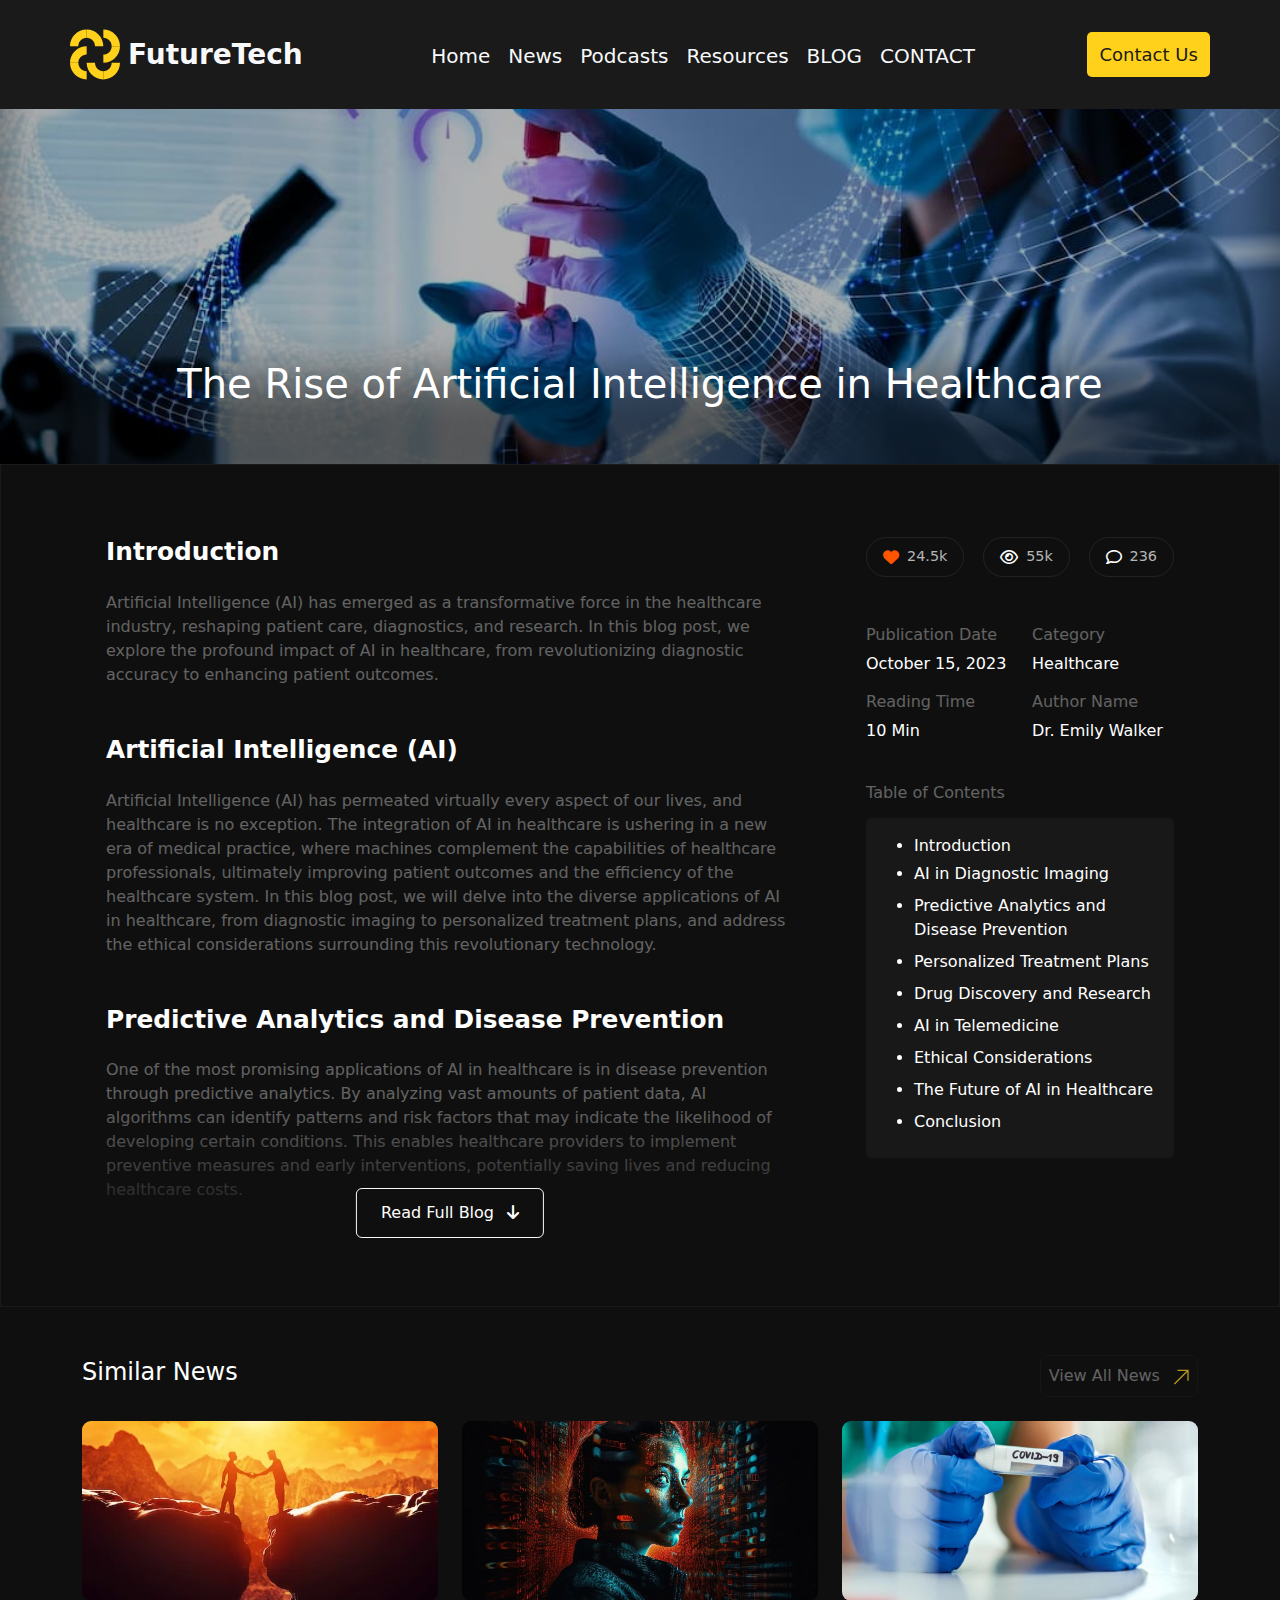
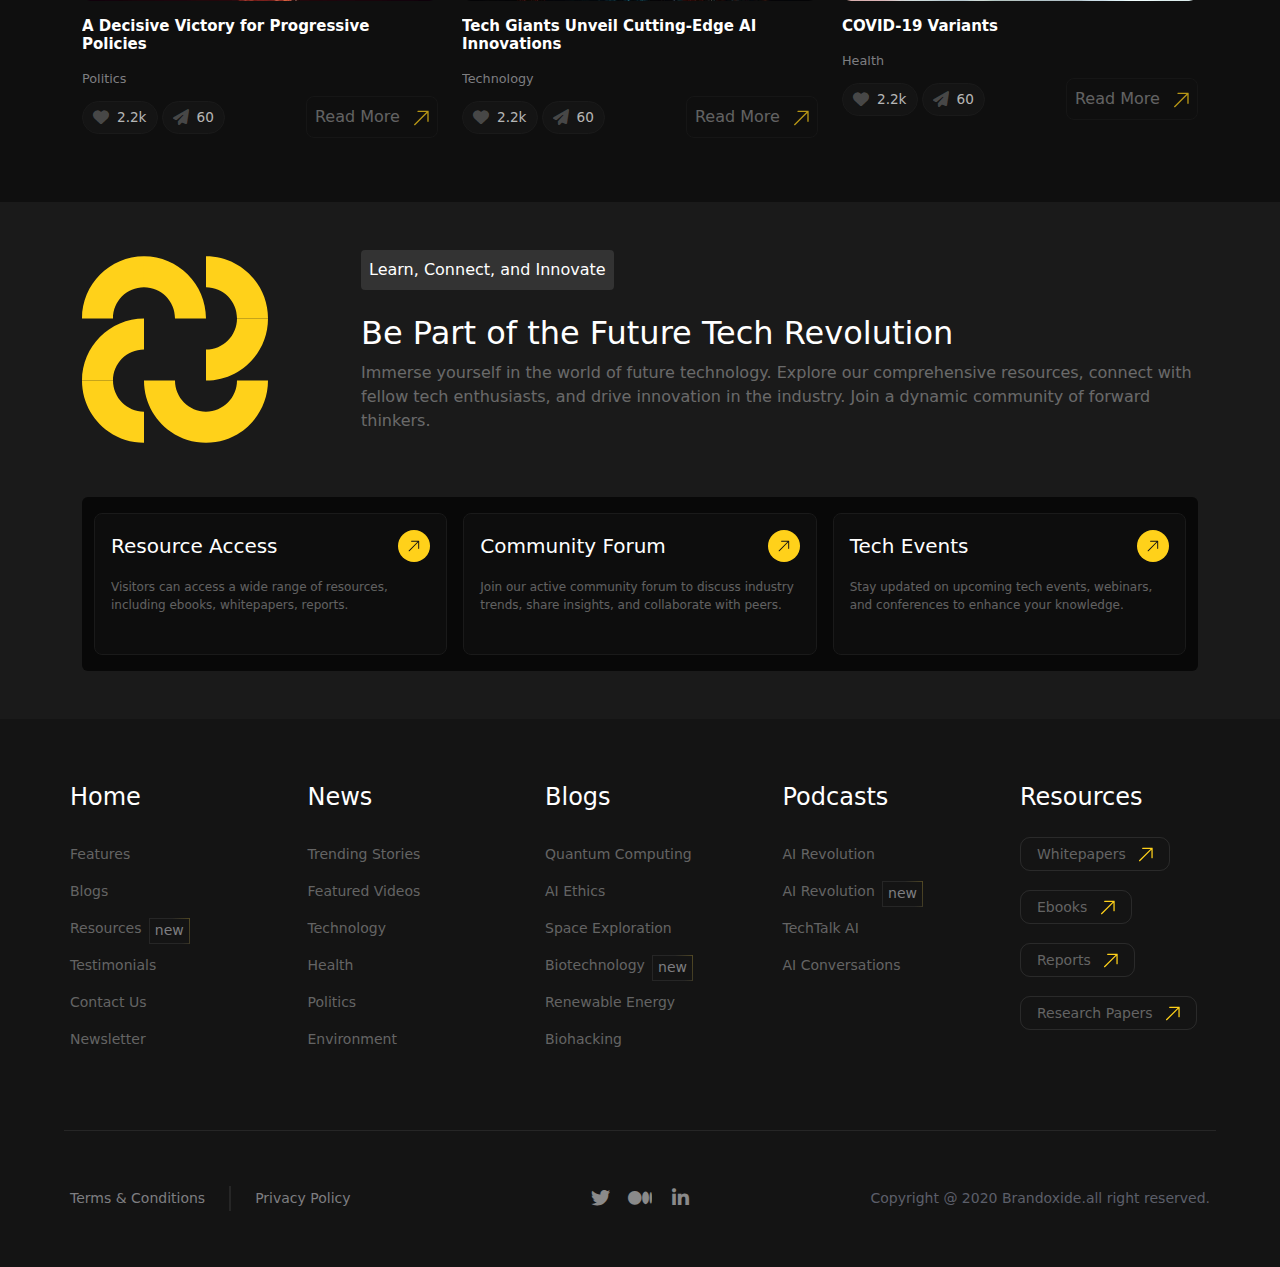
<file: blog.html>
<!DOCTYPE html>
<html lang="en">
  <head>
    <meta charset="UTF-8" />
    <meta name="viewport" content="width=device-width, initial-scale=1.0" />
    <link rel="stylesheet" href="./assets/css/bootstrap.min.css" />
    <link rel="preconnect" href="https://fonts.googleapis.com" />
    <link rel="preconnect" href="https://fonts.gstatic.com" crossorigin />
    <link
      href="https://fonts.googleapis.com/css2?family=Inter:ital,opsz,wght@0,14..32,100..900;1,14..32,100..900&family=Poppins:ital,wght@0,100;0,200;0,300;0,400;0,500;0,600;0,700;0,800;0,900;1,100;1,200;1,300;1,400;1,500;1,600;1,700;1,800;1,900&display=swap"
      rel="stylesheet"
    />
    <link
      rel="stylesheet"
      href="https://cdnjs.cloudflare.com/ajax/libs/font-awesome/6.7.2/css/all.min.css"
      integrity="sha512-Evv84Mr4kqVGRNSgIGL/F/aIDqQb7xQ2vcrdIwxfjThSH8CSR7PBEakCr51Ck+w+/U6swU2Im1vVX0SVk9ABhg=="
      crossorigin="anonymous"
      referrerpolicy="no-referrer"
    />

    <link rel="stylesheet" href="./assets/css/blog.css" />
    <link rel="stylesheet" href="./assets/css/footer.css" />
    <title>AI Blog | Blog page</title>
  </head>
  <body class="bg-dark">
    <nav class="navbar navbar-expand-lg position-fixed top-0 right left">
      <div class="container py-lg-3 py-sm-0 px-0">
        <a class="navbar-brand text-light fs-3 fw-bold d-flex align-items-center gap-2" href="index.html">
          <img src="assets/images/nav-group.svg" alt="" /> FutureTech
        </a>
        <button class="navbar-toggler" type="button" data-bs-toggle="collapse" data-bs-target="#navbarSupportedContent" aria-controls="navbarSupportedContent" aria-expanded="false" aria-label="Toggle navigation">
          <span class="navbar-toggler-icon"></span>
        </button>
        <div class="collapse navbar-collapse justify-content-between" id="navbarSupportedContent">
          <ul class="navbar-nav m-auto  mb-2 mb-lg-0">
            <li class="nav-item">
              <a class="nav-link text-light fs-5 fw-medium rounded-3" aria-current="page" href="index.html">Home</a>
            </li>
            <li class="nav-item">
              <a class="nav-link text-light fs-5 fw-medium rounded-3" href="news.html">News</a>
            </li>
            <li class="nav-item">
              <a class="nav-link text-light fs-5 fw-medium rounded-3"  href="podcast.html">Podcasts</a>
            </li>
            <li class="nav-item">
              <a class="nav-link text-light fs-5 fw-medium rounded-3" href="resources.html">Resources</a>
            </li>
            <li class="nav-item">
              <a class="nav-link text-light fs-5 fw-medium rounded-3" href="blog.html">BLOG</a>
            </li>
            <li class="nav-item">
              <a class="nav-link text-light fs-5 fw-medium rounded-3" href="contact.html">CONTACT</a>
            </li>
          </ul>
          <div class="contact-btn">
            <a href="" class="btn">Contact Us</a>
          </div>
        </div>
      </div>
    </nav>

    <section class="hero-section" style="height: 400px">
      <div class="container text-white d-flex align-items-end w-100 h-100 justify-content-center">
        <h1 class="text-center">
          The Rise of Artificial Intelligence in Healthcare
        </h1>
      </div>
    </section>

    <section
      class="article-section py-5 custom-bordeer"
      style="background-color: #0f0f0f"
    >
      <div class="container">
        <div class="row">
          <div class="col-lg-8">
            <div class="content-area p-4">
              <h2 class="text-white mb-4">Introduction</h2>
              <p class="text-white-50">
                Artificial Intelligence (AI) has emerged as a transformative
                force in the healthcare industry, reshaping patient care,
                diagnostics, and research. In this blog post, we explore the
                profound impact of AI in healthcare, from revolutionizing
                diagnostic accuracy to enhancing patient outcomes.
              </p>

              <h2 class="text-white mt-5 mb-4">Artificial Intelligence (AI)</h2>
              <p class="text-white-50">
                Artificial Intelligence (AI) has permeated virtually every
                aspect of our lives, and healthcare is no exception. The
                integration of AI in healthcare is ushering in a new era of
                medical practice, where machines complement the capabilities of
                healthcare professionals, ultimately improving patient outcomes
                and the efficiency of the healthcare system. In this blog post,
                we will delve into the diverse applications of AI in healthcare,
                from diagnostic imaging to personalized treatment plans, and
                address the ethical considerations surrounding this
                revolutionary technology.
              </p>

              <h2 class="text-white mt-5 mb-4">
                Predictive Analytics and Disease Prevention
              </h2>
              <p class="text-white-50">
                One of the most promising applications of AI in healthcare is in
                disease prevention through predictive analytics. By analyzing
                vast amounts of patient data, AI algorithms can identify
                patterns and risk factors that may indicate the likelihood of
                developing certain conditions. This enables healthcare providers
                to implement preventive measures and early interventions,
                potentially saving lives and reducing healthcare costs.
              </p>
              <div class="text-center mb-3">
                <button class="buttonn btn btn-outline-light px-4 text-white">
                  Read Full Blog <i class="fa-solid fa-arrow-down ms-2"></i>
                </button>
              </div>
            </div>
          </div>
          <div class="col-lg-4">
            <div class="sidebar p-4">
              <div class="interaction-icons mb-4">
                <div
                  class="d-flex align-items-center justify-content-between w-100"
                >
                  <div
                    class="d-flex align-items-center custom-bordeer rounded-5 px-3 py-2 buttoonn"
                  >
                    <i class="fa-solid fa-heart"></i>
                    <span class="interaction-count ms-2">24.5k</span>
                  </div>
                  <div
                    class="d-flex align-items-center custom-bordeer rounded-5 px-3 py-2 buttoonn"
                  >
                    <i class="far fa-eye text-white"></i>
                    <span class="interaction-count ms-2">55k</span>
                  </div>
                  <div
                    class="d-flex align-items-center custom-bordeer rounded-5 px-3 py-2 buttoonn" 
                  >
                    <i class="far fa-comment text-white"></i>
                    <span class="interaction-count ms-2">236</span>
                  </div>
                </div>
              </div>
              <div class="row mb-4">
                <div class="col-md-6">
                  <h6 class="text-white-50">Publication Date</h6>
                  <p class="text-white">October 15, 2023</p>
                </div>
                <div class="col-md-6">
                  <h6 class="text-white-50">Category</h6>
                  <p class="text-white">Healthcare</p>
                </div>
                <div class="col-md-6">
                  <h6 class="text-white-50">Reading Time</h6>
                  <p class="text-white">10 Min</p>
                </div>
                <div class="col-md-6">
                  <h6 class="text-white-50">Author Name</h6>
                  <p class="text-white">Dr. Emily Walker</p>
                </div>
              </div>
              <div>
                <h6 class="text-white-50 mb-3">Table of Contents</h6>

                <ul class="py-3 rounded-2" style="background-color: #2626266b">
                  <li class="text-white mx-3 mb-1">Introduction</li>
                  <li class="text-white mb-2 mx-3">AI in Diagnostic Imaging</li>
                  <li class="text-white mb-2 mx-3">
                    Predictive Analytics and Disease Prevention
                  </li>
                  <li class="text-white mb-2 mx-3">
                    Personalized Treatment Plans
                  </li>
                  <li class="text-white mb-2 mx-3">
                    Drug Discovery and Research
                  </li>
                  <li class="text-white mb-2 mx-3">AI in Telemedicine</li>
                  <li class="text-white mb-2 mx-3">Ethical Considerations</li>
                  <li class="text-white mb-2 mx-3">
                    The Future of AI in Healthcare
                  </li>
                  <li class="text-white mb-2 mx-3">Conclusion</li>
                </ul>
              </div>
            </div>
          </div>
        </div>
      </div>
    </section>
    <!-- -----------------------------section 3 of 3 cards ---------------------------- -->
    <section class="similar-news py-5" style="background-color: #0f0f0f">
      <div class="container">
        <div class="d-flex justify-content-between align-items-center mb-4">
          <h4 class="text-white">Similar News</h4>
          <a
            href="#"
            class="text-white-50 text-decoration-none custom-bordeer p-2 rounded-3 buttonn"
            >View All News <img src="./assets/images/up-right-arrow.svg" alt="" class="ms-2"></a>
        </div>
        <div class="row g-4">
          <div class="col-lg-4">
            <div class="card border-0 h-100">
              <img
                src="./assets/images/cf8ee6710b21c8fc19db90a20c7bf36a.png"
                class="card-img-top"
                alt="Progressive Politics"
              />
              <div class="card-body px-0 pt-3">
                <h5 class="card-title text-white">
                  A Decisive Victory for Progressive Policies
                </h5>
                <span class="badgge bg-main mb-2 d-block">Politics</span>
                <div class="d-flex align-items-center justify-content-between">
                  <div class="d-flex align-items-center gap-1">
                    <div
                      class="d-flex align-items-center gap-2 bg-gray rounded-5 custom-bordeer buttonn"
                    >
                      <i class="fa-solid fa-heart iconn"></i>
                      <span class="interaction-count">2.2k</span>
                    </div>
                    <div
                      class="d-flex align-items-center gap-2 bg-gray rounded-5 custom-bordeer buttonn"
                    >
                      <i class="fa-solid fa-paper-plane iconn"></i>
                      <span class="interaction-count">60</span>
                    </div>
                  </div>
                  <a
                    class="text-white-50 text-decoration-none custom-bordeer p-2 buttonn rounded-3"
                    >Read More
                    <img
                      src="./assets/images/up-right-arrow.svg"
                      alt=""
                      class="ms-2"
                    />
                  </a>
                </div>
              </div>
            </div>
          </div>
          <div class="col-lg-4">
            <div class="card border-0 h-100">
              <img
                src="./assets/images/f38cb3273b2afde8a40098aab9d8f487.png"
                class="card-img-top"
                alt="Tech Giants"
              />
              <div class="card-body px-0 pt-3">
                <h5 class="card-title text-white">
                  Tech Giants Unveil Cutting-Edge AI Innovations
                </h5>
                <span class="badgge bg-main mb-2 d-block">Technology</span>
                <div class="d-flex align-items-center justify-content-between">
                  <div class="d-flex align-items-center gap-1">
                    <div
                      class="d-flex align-items-center gap-2 bg-gray rounded-5 custom-bordeer buttonn"
                    >
                      <i class="fa-solid fa-heart iconn"></i>
                      <span class="interaction-count">2.2k</span>
                    </div>
                    <div
                      class="d-flex align-items-center gap-2 bg-gray rounded-5 custom-bordeer buttonn"
                    >
                      <i class="fa-solid fa-paper-plane iconn"></i>
                      <span class="interaction-count">60</span>
                    </div>
                  </div>
                  <a
                    class="text-white-50 text-decoration-none custom-bordeer p-2 rounded-3 buttonn"
                  >
                    Read More
                    <span>
                        <img
                        src="./assets/images/up-right-arrow.svg"
                        alt=""
                        class="ms-2"
                    />
                    </span>
                  </a>
                </div>
              </div>
            </div>
          </div>
          <div class="col-lg-4">
            <div class="card border-0 h-100">
              <img
                src="./assets/images/386397d61a9b02642422c6a4467cde69.png"
                class="card-img-top"
                alt="COVID-19 Variants"
              />
              <div class="card-body px-0 pt-3">
                <h5 class="card-title text-white">COVID-19 Variants</h5>
                <span class="badgge bg-main mb-2 d-block">Health</span>
                <div class="d-flex align-items-center justify-content-between">
                  <div class="d-flex align-items-center gap-1">
                    <div
                      class="d-flex align-items-center gap-2 bg-gray rounded-5 custom-bordeer buttonn"
                    >
                      <i class="fa-solid fa-heart iconn"></i>
                      <span class="interaction-count">2.2k</span>
                    </div>
                    <div
                      class="d-flex align-items-center gap-2 bg-gray rounded-5 custom-bordeer buttonn"
                    >
                      <i class="fa-solid fa-paper-plane iconn"></i>
                      <span class="interaction-count">60</span>
                    </div>
                  </div>
                  <a
                    class="text-white-50 text-decoration-none custom-bordeer p-2 rounded-3 buttonn"
                    >Read More
                    <img
                      src="./assets/images/up-right-arrow.svg"
                      alt=""
                      class="ms-2"
                    />
                  </a>
                </div>
              </div>
            </div>
          </div>
        </div>
      </div>
    </section>
    <!-- ----------------------------section4 ------------------------ -->
    <section class="section-9 py-5">
      <div class="container">
          <div class="text-white mb-5 d-flex justify-content-between">
              <div class="col-2">
                  <img src="./assets/images/nav-group.svg" />
          </div>
          <div class="col-9">
              <p
              class="text-white w-fit p-2 rounded-1 mb-4 d-inline-block"
              style="background-color: #333333"
          >
              Learn, Connect, and Innovate
          </p>

          <h2>Be Part of the Future Tech Revolution</h2>
          <p class="text-white-50">
              Immerse yourself in the world of future technology. Explore our
              comprehensive resources, connect with fellow tech enthusiasts, and
              drive innovation in the industry. Join a dynamic community of
              forward thinkers.
          </p>
          </div>
      </div>
      <div class="d-flex flex-lg-row flex-column py-3 px-1 rounded-2 gap-lg-0 gap-3 overflow-hidden" style="background-color: #080808">
          <div class="col-lg-4 px-lg-2 px-4">
          <div class="cardd p-3 custom-bordeer rounded-3">
              <div
              class="d-flex justify-content-between align-items-center mb-3"
              >
              <h5 class="text-white mb-0">Resource Access</h5>
          <div class="rounded-circle">
                  <a href="">
                  <img
                      src="./assets/images/up-right-arrow-hero-section.svg"
                  />
                  </a>
              </div>
              </div>
              <p class="text-white-50 mb-4">
                  Visitors can access a wide range of resources, including ebooks,
                  whitepapers, reports.
              </p>
          </div>
          </div>
          <div class="col-lg-4 px-lg-2 px-4">
          <div class="cardd p-3 custom-bordeer rounded-3">
              <div
              class="d-flex justify-content-between align-items-center mb-3"
              >
              <h5 class="text-white mb-0">Community Forum</h5>
              <div class="rounded-circle">
                  <a href="">
                      <img
                          src="./assets/images/up-right-arrow-hero-section.svg"
                      />
                  </a>
              </div>
              </div>
              <p class="text-white-50 mb-4">
                  Join our active community forum to discuss industry trends,
                  share insights, and collaborate with peers.
              </p>
          </div>
          </div>
          <div class="col-lg-4 px-lg-2 px-4">
          <div class="cardd p-3 custom-bordeer rounded-3 ">
              <div
              class="d-flex justify-content-between align-items-center mb-3"
              >
              <h5 class="text-white mb-0">Tech Events</h5>
              <div class="rounded-circle">
                  <a href="">
                      <img
                      src="./assets/images/up-right-arrow-hero-section.svg"
                      />
                  </a>
              </div>
              </div>
              <p class="text-white-50 mb-4">
                  Stay updated on upcoming tech events, webinars, and conferences
                  to enhance your knowledge.
              </p>
          </div>
          </div>
      </div>
      </div>
    </section>

    <!-- -------------------------------footer ---------------------------------------- -->
    <footer>
      <div class="footer-upper">
        <div class="container p-0 flex-md-row flex-wrap flex-column justify-content-between">
          <div class="column col-lg-2 col-md-5 col-12">
            <h5>Home</h5>
            <ul class="p-0">
              <li><a href="">Features</a></li>
              <li><a href="">Blogs</a></li>
              <li><a href="" class="new">Resources</a></li>
              <li><a href="">Testimonials</a></li>
              <li><a href="">Contact Us</a></li>
              <li><a href="">Newsletter</a></li>
            </ul>
          </div>
          <div class="column col-lg-2 col-md-5 col-12 mt-lg-0 mt-5">
            <h5>News</h5>
            <ul class="p-0">
              <li><a href="">Trending Stories</a></li>
              <li><a href="">Featured Videos</a></li>
              <li><a href="">Technology</a></li>
              <li><a href="">Health</a></li>
              <li><a href="">Politics</a></li>
              <li><a href="">Environment</a></li>
            </ul>
          </div>
          <div class="column col-lg-2 col-md-5 col-12 mt-lg-0 mt-5">
            <h5>Blogs</h5>
            <ul class="p-0">
              <li><a href="">Quantum Computing</a></li>
              <li><a href="">AI Ethics</a></li>
              <li><a href="">Space Exploration</a></li>
              <li><a href="" class="new">Biotechnology</a></li>
              <li><a href="">Renewable Energy</a></li>
              <li><a href="">Biohacking</a></li>
            </ul>
          </div>
          <div class="column col-lg-2 col-md-5 col-12 mt-lg-0 mt-5">
            <h5>Podcasts</h5>
            <ul class="p-0">
              <li><a href="">AI Revolution</a></li>
              <li><a href="" class="new">AI Revolution</a></li>
              <li><a href="">TechTalk AI</a></li>
              <li><a href="">AI Conversations</a></li>
            </ul>
          </div>
          <div class="column column-5 col-lg-2 col-md-5 col-12 mt-lg-0 mt-5">
            <h5>Resources</h5>
            <ul class="p-0">
              <li>
                <a href=""
                  >Whitepapers
                  <img src="assets/images/up-right-arrow.svg" alt=""
                /></a>
              </li>
              <li>
                <a href=""
                  >Ebooks <img src="assets/images/up-right-arrow.svg" alt=""
                /></a>
              </li>
              <li>
                <a href=""
                  >Reports <img src="assets/images/up-right-arrow.svg" alt=""
                /></a>
              </li>
              <li>
                <a href=""
                  >Research Papers
                  <img src="assets/images/up-right-arrow.svg" alt=""
                /></a>
              </li>
            </ul>
          </div>
        </div>
      </div>
      <div class="footer-border"></div>
      <div class="footer-lower">
        <div class="container p-0 d-flex align-items-center flex-lg-row flex-column justify-content-between gap-lg-0 gap-3">
          <div class="terms-policy col-lg-4 col-12 justify-content-center justify-content-lg-start">
            <p class="p1 m-0"><a href="">Terms & Conditions</a></p>
            <div class="separate"></div>
            <p class="p2 m-0"><a href="">Privacy Policy</a></p>
          </div>
          <ul class="d-flex justify-content-center align-items-center m-0 p-0 col-lg-4 col-12">
            <li>
              <a href=""><i class="fa-brands fa-twitter"></i></a>
            </li>
            <li>
              <a href=""><i class="fa-brands fa-medium"></i></a>
            </li>
            <li>
              <a href=""><i class="fa-brands fa-linkedin-in"></i></a>
            </li>
          </ul>
          <div class="copyright col-lg-4 col-12 d-flex justify-content-lg-end justify-content-center align-items-center">
            Copyright @ 2020 Brandoxide.all right reserved.
          </div>
        </div>
      </div>
    </footer>

                                    <!-- bootstrab js link -->
                                    <script src="./assets/js/bootstrap.bundle.min.js"></script>
  </body>
</html>
</file>
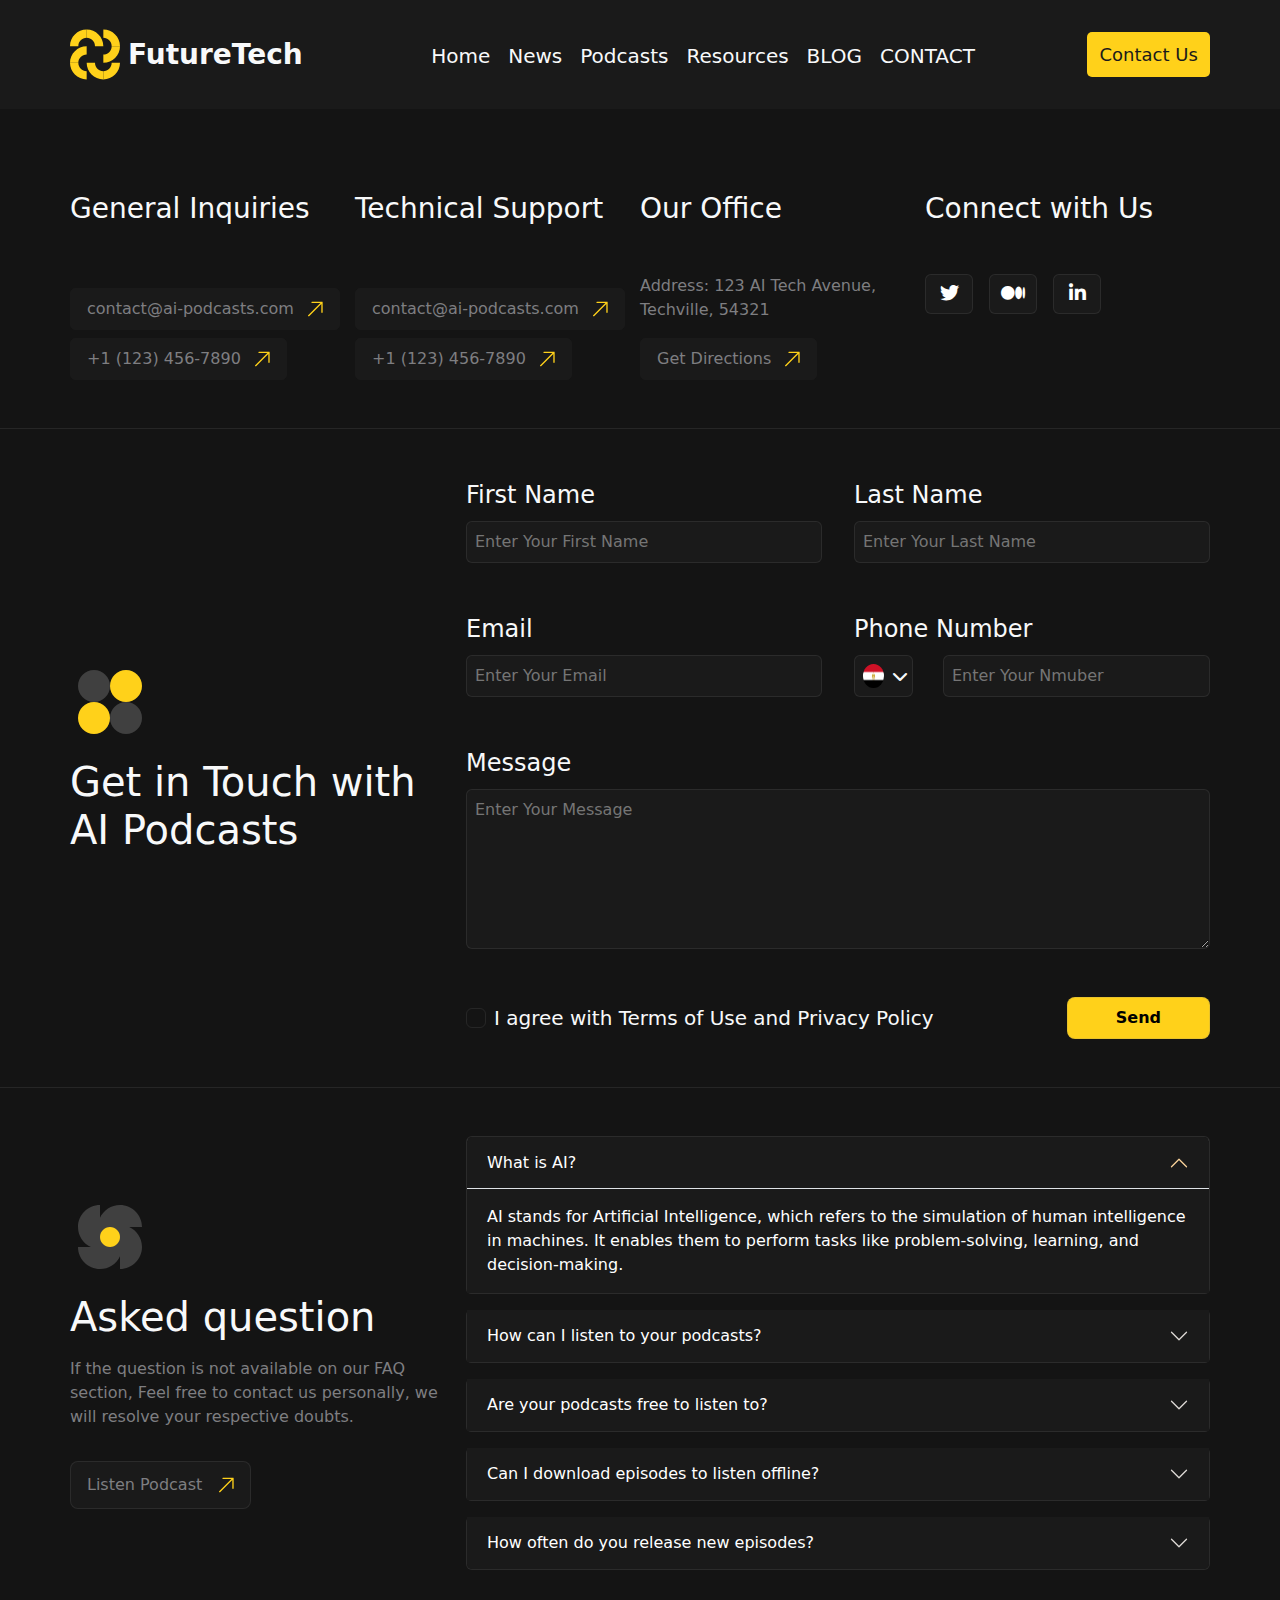
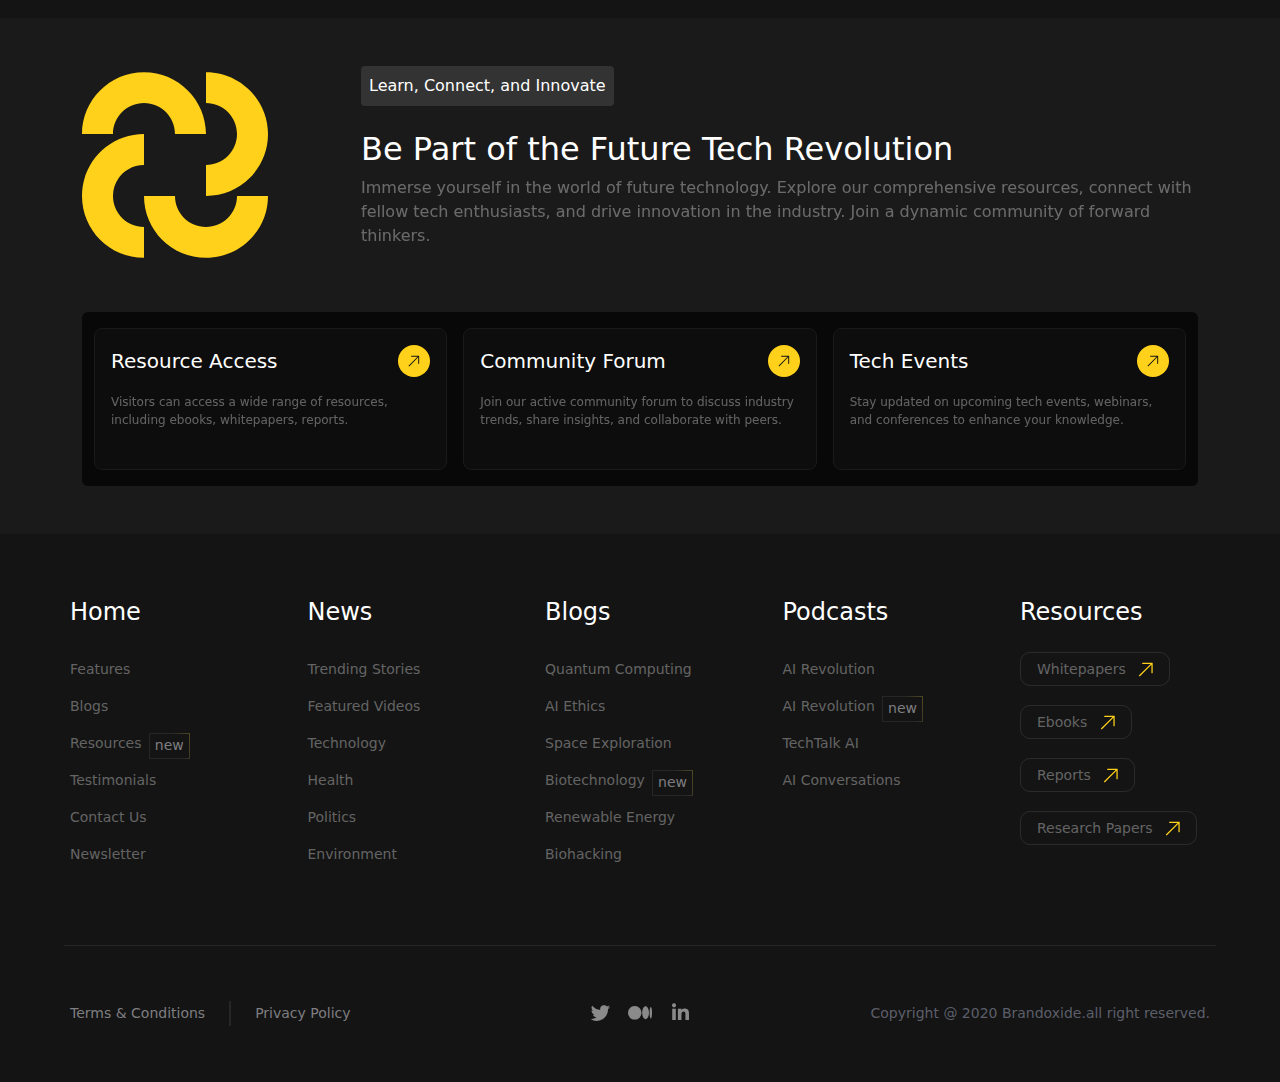
<file: contact.html>
<!DOCTYPE html>
<html lang="en">
  <head>
    <meta charset="UTF-8" />
    <meta name="viewport" content="width=device-width, initial-scale=1.0" />
    <link
      rel="stylesheet"
      href="https://cdnjs.cloudflare.com/ajax/libs/font-awesome/6.7.2/css/all.min.css"
      integrity="sha512-Evv84Mr4kqVGRNSgIGL/F/aIDqQb7xQ2vcrdIwxfjThSH8CSR7PBEakCr51Ck+w+/U6swU2Im1vVX0SVk9ABhg=="
      crossorigin="anonymous"
      referrerpolicy="no-referrer"
    />
    <link rel="stylesheet" href="./assets/css/bootstrap.min.css" />

    <!-- css link -->
    <link rel="stylesheet" href="./assets/css/contact.css" />
    <link rel="stylesheet" href="./assets/css/footer.css" />
    <title>AI Blog | Contact page</title>
  </head>
  <body>
    <nav class="navbar navbar-expand-lg">
      <div class="container py-lg-3 py-sm-0 px-0">
        <a class="navbar-brand text-light fs-3 fw-bold d-flex align-items-center gap-2" href="index.html">
          <img src="assets/images/nav-group.svg" alt="" /> FutureTech
        </a>
        <button class="navbar-toggler" type="button" data-bs-toggle="collapse" data-bs-target="#navbarSupportedContent" aria-controls="navbarSupportedContent" aria-expanded="false" aria-label="Toggle navigation">
          <span class="navbar-toggler-icon"></span>
        </button>
        <div class="collapse navbar-collapse justify-content-between" id="navbarSupportedContent">
          <ul class="navbar-nav m-auto  mb-2 mb-lg-0">
            <li class="nav-item">
              <a class="nav-link text-light fs-5 fw-medium rounded-3" aria-current="page" href="index.html">Home</a>
            </li>
            <li class="nav-item">
              <a class="nav-link text-light fs-5 fw-medium rounded-3" href="news.html">News</a>
            </li>
            <li class="nav-item">
              <a class="nav-link text-light fs-5 fw-medium rounded-3"  href="podcast.html">Podcasts</a>
            </li>
            <li class="nav-item">
              <a class="nav-link text-light fs-5 fw-medium rounded-3" href="resources.html">Resources</a>
            </li>
            <li class="nav-item">
              <a class="nav-link text-light fs-5 fw-medium rounded-3" href="blog.html">BLOG</a>
            </li>
            <li class="nav-item">
              <a class="nav-link text-light fs-5 fw-medium rounded-3" href="contact.html">CONTACT</a>
            </li>
          </ul>
          <div class="contact-btn">
            <a href="" class="btn">Contact Us</a>
          </div>
        </div>
      </div>
    </nav>

    <section class="section-1 pb-5">
      <div class="container p-0">
        <div class="cards d-flex flex-wrap justify-content-between">
          <div class="cardd d-flex flex-column justify-content-between col-lg-3 col-sm-6 col-12">
            <h3 class="mb-5 text-light">General Inquiries</h3>
            <div class="d-flex flex-column gap-2">
              <a href="" class="btnn py-2 px-3">
                contact@ai-podcasts.com
                <img
                  src="./assets/images/up-right-arrow.svg"
                  alt=""
                  class="ms-2"
                />
              </a>
              <a href="" class="btnn py-2 px-3">
                +1 (123) 456-7890
                <img
                  src="./assets/images/up-right-arrow.svg"
                  alt=""
                  class="ms-2"
                />
              </a>
            </div>
          </div>
          <div class="cardd d-flex flex-column justify-content-between col-lg-3 col-sm-6 col-12 mt-5 mt-sm-0">
            <h3 class="mb-5 text-light">Technical Support</h3>
            <div class="d-flex flex-column gap-2">
              <a href="" class="btnn py-2 px-3">
                contact@ai-podcasts.com
                <img
                  src="./assets/images/up-right-arrow.svg"
                  alt=""
                  class="ms-2"
                />
              </a>
              <a href="" class="btnn py-2 px-3">
                +1 (123) 456-7890
                <img
                  src="./assets/images/up-right-arrow.svg"
                  alt=""
                  class="ms-2"
                />
              </a>
            </div>
          </div>
          <div class="cardd d-flex flex-column justify-content-between col-lg-3 col-sm-6 col-12 mt-5 mt-lg-0">
            <h3 class="mb-5 text-light">Our Office</h3>
            <p class="">Address: 123 AI Tech Avenue, Techville, 54321</p>
            <a href="" class="btnn py-2 px-3">
              Get Directions
              <img
                src="./assets/images/up-right-arrow.svg"
                alt=""
                class="ms-2"
              />
            </a>
          </div>
          <div class="cardd col-lg-3 col-sm-6 col-12 mt-5 mt-lg-0">
            <h3 class="mb-5 text-light">Connect with Us</h3>
            <ul class="m-0 p-0 d-flex align-items-center gap-3" >
              <li>
                <a href="">
                  <i  class="fa-brands fa-twitter rounded-2 d-flex justify-content-center align-items-center"></i >
                  </a>
              </li>
              <li>
                <a href="">
                  <i
                    class="fa-brands fa-medium rounded-2 d-flex justify-content-center align-items-center"></i>
              </a>
              </li>
              <li>
                <a href="">
                  <i
                    class="fa-brands fa-linkedin-in rounded-2 d-flex justify-content-center align-items-center"></i>
              </a>
              </li>
            </ul>
          </div>
        </div>
      </div>
    </section>

    <section class="section-7 py-5 section-7--2">
        <div class="container d-flex p-0  flex-lg-row flex-column">
            <div class="left col-lg-4 col-12 d-flex flex-column justify-content-center gap-3">
                <img src="./assets/images/icon-8.svg" alt="" class="left-image" />
                <h4 class="text-light m-0 fs-1">Get in Touch with AI Podcasts</h4>
            </div>
            <div class="right col-lg-8 col-12 p-0 ps-lg-3 ps-0 mt-lg-0 mt-5">
                <form action="">
                    <div class="d-flex justify-content-between align-items-center">
                    <div class="col-6 mb-5 pe-3">
                        <label for="firstname" class="d-block text-light mb-2 fs-4">First Name</label>
                        <input type="text" name="" class="d-block w-100 rounded-2 p-2 text-light" id="firstname" required placeholder="Enter Your First Name">
                    </div>
                    <div class="col-6 mb-5 ps-3">
                        <label for="lastname" class="d-block text-light mb-2 fs-4">Last Name</label>
                        <input type="text" name="" class="d-block w-100 rounded-2 p-2 text-light" id="lastname" required placeholder="Enter Your Last Name">
                    </div>
                    </div> 
                    <div class="d-flex justify-content-between align-items-center">
                        <div class="col-6 mb-5 pe-3">
                            <label for="email" class="d-block text-light mb-2 fs-4">Email</label>
                            <input type="email" name="" class="d-block w-100 rounded-2 p-2 text-light" id="email" required placeholder="Enter Your Email">
                        </div>
                        <div class="col-6 mb-5 ps-3">
                            <label for="phone-number" class=" text-light mb-2 fs-4">Phone Number</label>
                            <div class="d-flex justify-content-between gap-1">
                                <div class="col-lg-2 col-sm-3 col-4 p-2 rounded-2 egypt-flag d-flex align-items-center gap-2">
                                    <img src="./assets/images/egypt.png" class=" rounded-circle w-50"  alt="">
                                    <i class="fa-solid fa-chevron-down text-light"></i>
                                </div>
                                <input type="text" name="" class="w-75 rounded-2 p-2 text-light" id="phone-number" maxlength="11" required placeholder="Enter Your Nmuber">
                            </div>
                        </div>
                    </div>
                    <div class="mb-5">
                        <label for="message" class="text-light d-block mb-2 fs-4">Message</label>
                        <textarea name="" id="message" class="d-block rounded-2 p-2 text-light" placeholder="Enter Your Message"></textarea>
                    </div>
                    <div class="d-flex justify-content-between align-items-start flex-sm-row flex-column align-items-sm-center">
                        <div class="d-flex col-12 col-sm-8 align-items-center gap-2">
                            <input type="checkbox" name="" class="rounded-2 p-2 text-light" id="check" required>
                            <label for="check" class="text-light fs-5" aria-disabled="true">I agree with Terms of Use and Privacy Policy</label>
                        </div>
                        <input type="submit" class="px-5 py-2 rounded-3 mt-sm-0 mt-3" value="Send">
                    </div>
                </form>
            </div>
        </div>
    </section>

    <section class="section-7 py-5 section-7--2">
        <div class="container d-flex p-0 flex-lg-row flex-column">
            <div class="left col-lg-4 col-12 d-flex flex-column justify-content-center gap-3">
                <img src="./assets/images/icon-9.svg" alt="" class="left-image" />
                <h4 class="text-light m-0 fs-1">Asked question</h4>
                <p>
                    If the question is not available on our FAQ section, Feel free to
                    contact us personally, we will resolve your respective doubts.
                </p>
                <a class="btnn py-2 px-3 d-flex justify-content-center align-items-center rounded-3"  href="">
                    Listen Podcast
                    <img src="./assets/images/up-right-arrow.svg"alt=""class="ms-3"/>
                </a>
            </div>
            <div class="right col-lg-8 col-12 p-0 ps-lg-3 ps-0 mt-lg-0 mt-5">




                <div class="accordion" id="accordionExample">
                    <div class="accordion-item mb-3 ">
                        <h2 class="accordion-header">
                            <button class="accordion-button" type="button" data-bs-toggle="collapse" data-bs-target="#collapseOne" aria-expanded="true" aria-controls="collapseOne">
                                What is AI?
                            </button>
                        </h2>
                        <div id="collapseOne" class="accordion-collapse collapse show" data-bs-parent="#accordionExample">
                            <div class="accordion-body">
                                AI stands for Artificial Intelligence, which refers to the simulation of human intelligence in machines. It enables them to perform tasks like problem-solving, learning, and decision-making.
                            </div>
                        </div>
                    </div>
                    <div class="accordion-item mb-3">
                    <h2 class="accordion-header">
                        <button class="accordion-button collapsed" type="button" data-bs-toggle="collapse" data-bs-target="#collapseTwo" aria-expanded="false" aria-controls="collapseTwo">
                            How can I listen to your podcasts?
                        </button>
                    </h2>
                    <div id="collapseTwo" class="accordion-collapse collapse" data-bs-parent="#accordionExample">
                        <div class="accordion-body">
                            You can listen to my podcasts on popular platforms like Spotify, Apple Podcasts, or Google Podcasts by searching for my name or show title. If you need direct links or recommendations, let me know!
                        </div>
                    </div>
                    </div>
                    <div class="accordion-item mb-3">
                    <h2 class="accordion-header">
                        <button class="accordion-button collapsed" type="button" data-bs-toggle="collapse" data-bs-target="#collapseThree" aria-expanded="false" aria-controls="collapseThree">
                            Are your podcasts free to listen to?
                        </button>
                    </h2>
                    <div id="collapseThree" class="accordion-collapse collapse" data-bs-parent="#accordionExample">
                        <div class="accordion-body">
                            Yes, my podcasts are free to listen to on major streaming platforms. Some platforms may offer premium features, but the core content is accessible without charge.
                        </div>
                    </div>
                    </div>
                    <div class="accordion-item mb-3">
                        <h2 class="accordion-header">
                            <button class="accordion-button collapsed" type="button" data-bs-toggle="collapse" data-bs-target="#collapsefour" aria-expanded="false" aria-controls="collapsefour">
                                Can I download episodes to listen offline?
                            </button>
                        </h2>
                        <div id="collapsefour" class="accordion-collapse collapse" data-bs-parent="#accordionExample">
                            <div class="accordion-body">
                                Yes, you can download episodes for offline listening on platforms like Spotify, Apple Podcasts, and Google Podcasts. Simply use the download option available in the app.
                            </div>
                        </div>
                    </div>
                    <div class="accordion-item">
                        <h2 class="accordion-header">
                            <button class="accordion-button collapsed" type="button" data-bs-toggle="collapse" data-bs-target="#collapsefive" aria-expanded="false" aria-controls="collapsefive">
                                How often do you release new episodes?
                            </button>
                        </h2>
                        <div id="collapsefive" class="accordion-collapse collapse" data-bs-parent="#accordionExample">
                            <div class="accordion-body">
                                I release new episodes regularly, typically once a week. Stay tuned for updates on upcoming content!
                            </div>
                        </div>
                    </div>
                </div>



            </div>
        </div>
    </section>

    <section class="section-9 py-5">
      <div class="container">
          <div class="text-white mb-5 d-flex justify-content-between">
              <div class="col-2">
                  <img src="./assets/images/nav-group.svg" />
          </div>
          <div class="col-9">
              <p
              class="text-white w-fit p-2 rounded-1 mb-4 d-inline-block"
              style="background-color: #333333"
          >
              Learn, Connect, and Innovate
          </p>

          <h2>Be Part of the Future Tech Revolution</h2>
          <p class="text-white-50">
              Immerse yourself in the world of future technology. Explore our
              comprehensive resources, connect with fellow tech enthusiasts, and
              drive innovation in the industry. Join a dynamic community of
              forward thinkers.
          </p>
          </div>
      </div>
      <div class="d-flex flex-lg-row flex-column py-3 px-1 rounded-2 gap-lg-0 gap-3 overflow-hidden" style="background-color: #080808">
          <div class="col-lg-4 px-lg-2 px-4">
          <div class="cardd p-3 custom-bordeer rounded-3">
              <div
              class="d-flex justify-content-between align-items-center mb-3"
              >
              <h5 class="text-white mb-0">Resource Access</h5>
          <div class="rounded-circle">
                  <a href="">
                  <img
                      src="./assets/images/up-right-arrow-hero-section.svg"
                  />
                  </a>
              </div>
              </div>
              <p class="text-white-50 mb-4">
                  Visitors can access a wide range of resources, including ebooks,
                  whitepapers, reports.
              </p>
          </div>
          </div>
          <div class="col-lg-4 px-lg-2 px-4">
          <div class="cardd p-3 custom-bordeer rounded-3">
              <div
              class="d-flex justify-content-between align-items-center mb-3"
              >
              <h5 class="text-white mb-0">Community Forum</h5>
              <div class="rounded-circle">
                  <a href="">
                      <img
                          src="./assets/images/up-right-arrow-hero-section.svg"
                      />
                  </a>
              </div>
              </div>
              <p class="text-white-50 mb-4">
                  Join our active community forum to discuss industry trends,
                  share insights, and collaborate with peers.
              </p>
          </div>
          </div>
          <div class="col-lg-4 px-lg-2 px-4">
          <div class="cardd p-3 custom-bordeer rounded-3 ">
              <div
              class="d-flex justify-content-between align-items-center mb-3"
              >
              <h5 class="text-white mb-0">Tech Events</h5>
              <div class="rounded-circle">
                  <a href="">
                      <img
                      src="./assets/images/up-right-arrow-hero-section.svg"
                      />
                  </a>
              </div>
              </div>
              <p class="text-white-50 mb-4">
                  Stay updated on upcoming tech events, webinars, and conferences
                  to enhance your knowledge.
              </p>
          </div>
          </div>
      </div>
      </div>
    </section>

  <footer>
    <div class="footer-upper">
      <div class="container p-0 flex-md-row flex-wrap flex-column justify-content-between">
        <div class="column col-lg-2 col-md-5 col-12">
          <h5>Home</h5>
          <ul class="p-0">
            <li><a href="">Features</a></li>
            <li><a href="">Blogs</a></li>
            <li><a href="" class="new">Resources</a></li>
            <li><a href="">Testimonials</a></li>
            <li><a href="">Contact Us</a></li>
            <li><a href="">Newsletter</a></li>
          </ul>
        </div>
        <div class="column col-lg-2 col-md-5 col-12 mt-lg-0 mt-5">
          <h5>News</h5>
          <ul class="p-0">
            <li><a href="">Trending Stories</a></li>
            <li><a href="">Featured Videos</a></li>
            <li><a href="">Technology</a></li>
            <li><a href="">Health</a></li>
            <li><a href="">Politics</a></li>
            <li><a href="">Environment</a></li>
          </ul>
        </div>
        <div class="column col-lg-2 col-md-5 col-12 mt-lg-0 mt-5">
          <h5>Blogs</h5>
          <ul class="p-0">
            <li><a href="">Quantum Computing</a></li>
            <li><a href="">AI Ethics</a></li>
            <li><a href="">Space Exploration</a></li>
            <li><a href="" class="new">Biotechnology</a></li>
            <li><a href="">Renewable Energy</a></li>
            <li><a href="">Biohacking</a></li>
          </ul>
        </div>
        <div class="column col-lg-2 col-md-5 col-12 mt-lg-0 mt-5">
          <h5>Podcasts</h5>
          <ul class="p-0">
            <li><a href="">AI Revolution</a></li>
            <li><a href="" class="new">AI Revolution</a></li>
            <li><a href="">TechTalk AI</a></li>
            <li><a href="">AI Conversations</a></li>
          </ul>
        </div>
        <div class="column column-5 col-lg-2 col-md-5 col-12 mt-lg-0 mt-5">
          <h5>Resources</h5>
          <ul class="p-0">
            <li>
              <a href=""
                >Whitepapers
                <img src="assets/images/up-right-arrow.svg" alt=""
              /></a>
            </li>
            <li>
              <a href=""
                >Ebooks <img src="assets/images/up-right-arrow.svg" alt=""
              /></a>
            </li>
            <li>
              <a href=""
                >Reports <img src="assets/images/up-right-arrow.svg" alt=""
              /></a>
            </li>
            <li>
              <a href=""
                >Research Papers
                <img src="assets/images/up-right-arrow.svg" alt=""
              /></a>
            </li>
          </ul>
        </div>
      </div>
    </div>
    <div class="footer-border"></div>
    <div class="footer-lower">
      <div class="container p-0 d-flex align-items-center flex-lg-row flex-column justify-content-between gap-lg-0 gap-3">
        <div class="terms-policy col-lg-4 col-12 justify-content-center justify-content-lg-start">
          <p class="p1 m-0"><a href="">Terms & Conditions</a></p>
          <div class="separate"></div>
          <p class="p2 m-0"><a href="">Privacy Policy</a></p>
        </div>
        <ul class="d-flex justify-content-center align-items-center m-0 p-0 col-lg-4 col-12">
          <li>
            <a href=""><i class="fa-brands fa-twitter"></i></a>
          </li>
          <li>
            <a href=""><i class="fa-brands fa-medium"></i></a>
          </li>
          <li>
            <a href=""><i class="fa-brands fa-linkedin-in"></i></a>
          </li>
        </ul>
        <div class="copyright col-lg-4 col-12 d-flex justify-content-lg-end justify-content-center align-items-center">
          Copyright @ 2020 Brandoxide.all right reserved.
        </div>
      </div>
    </div>
  </footer>


                                <!-- bootstrab js link -->
    <script src="./assets/js/bootstrap.bundle.min.js"></script>

  </body>
</html>
</file>
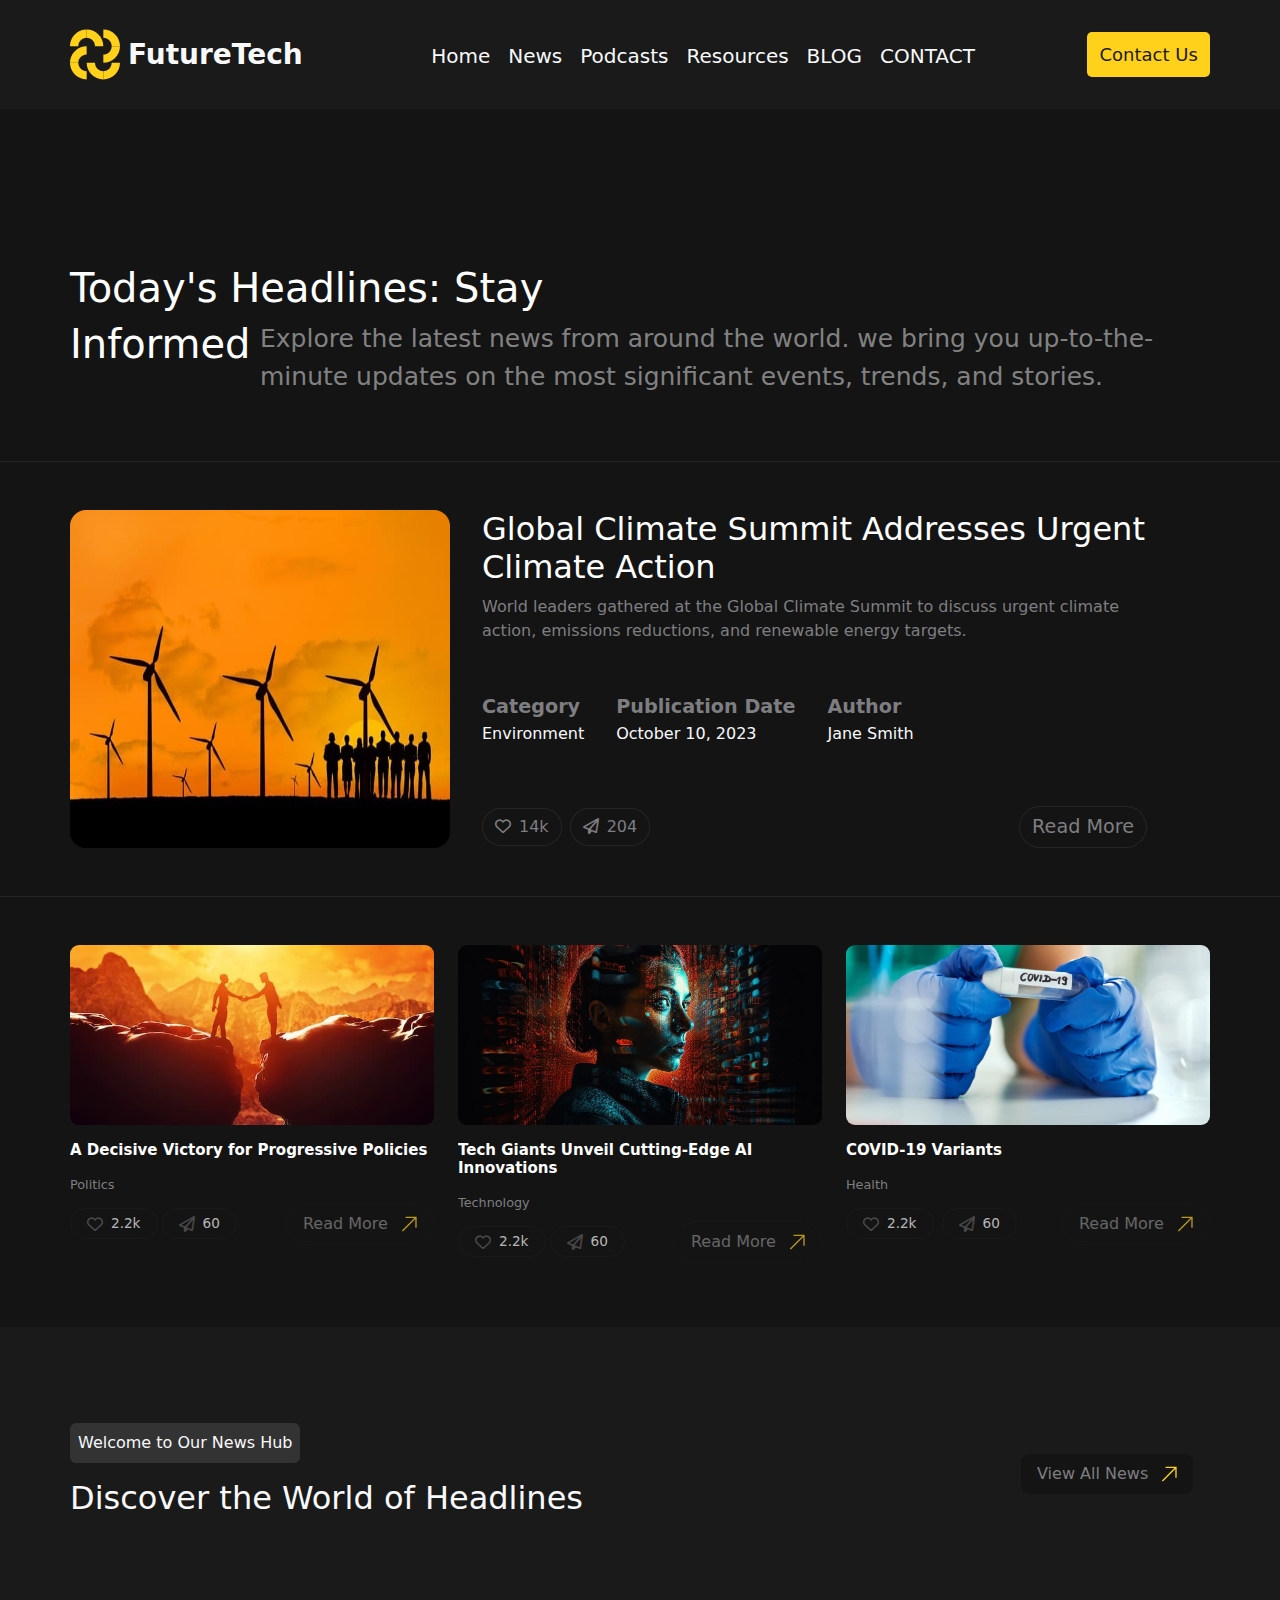
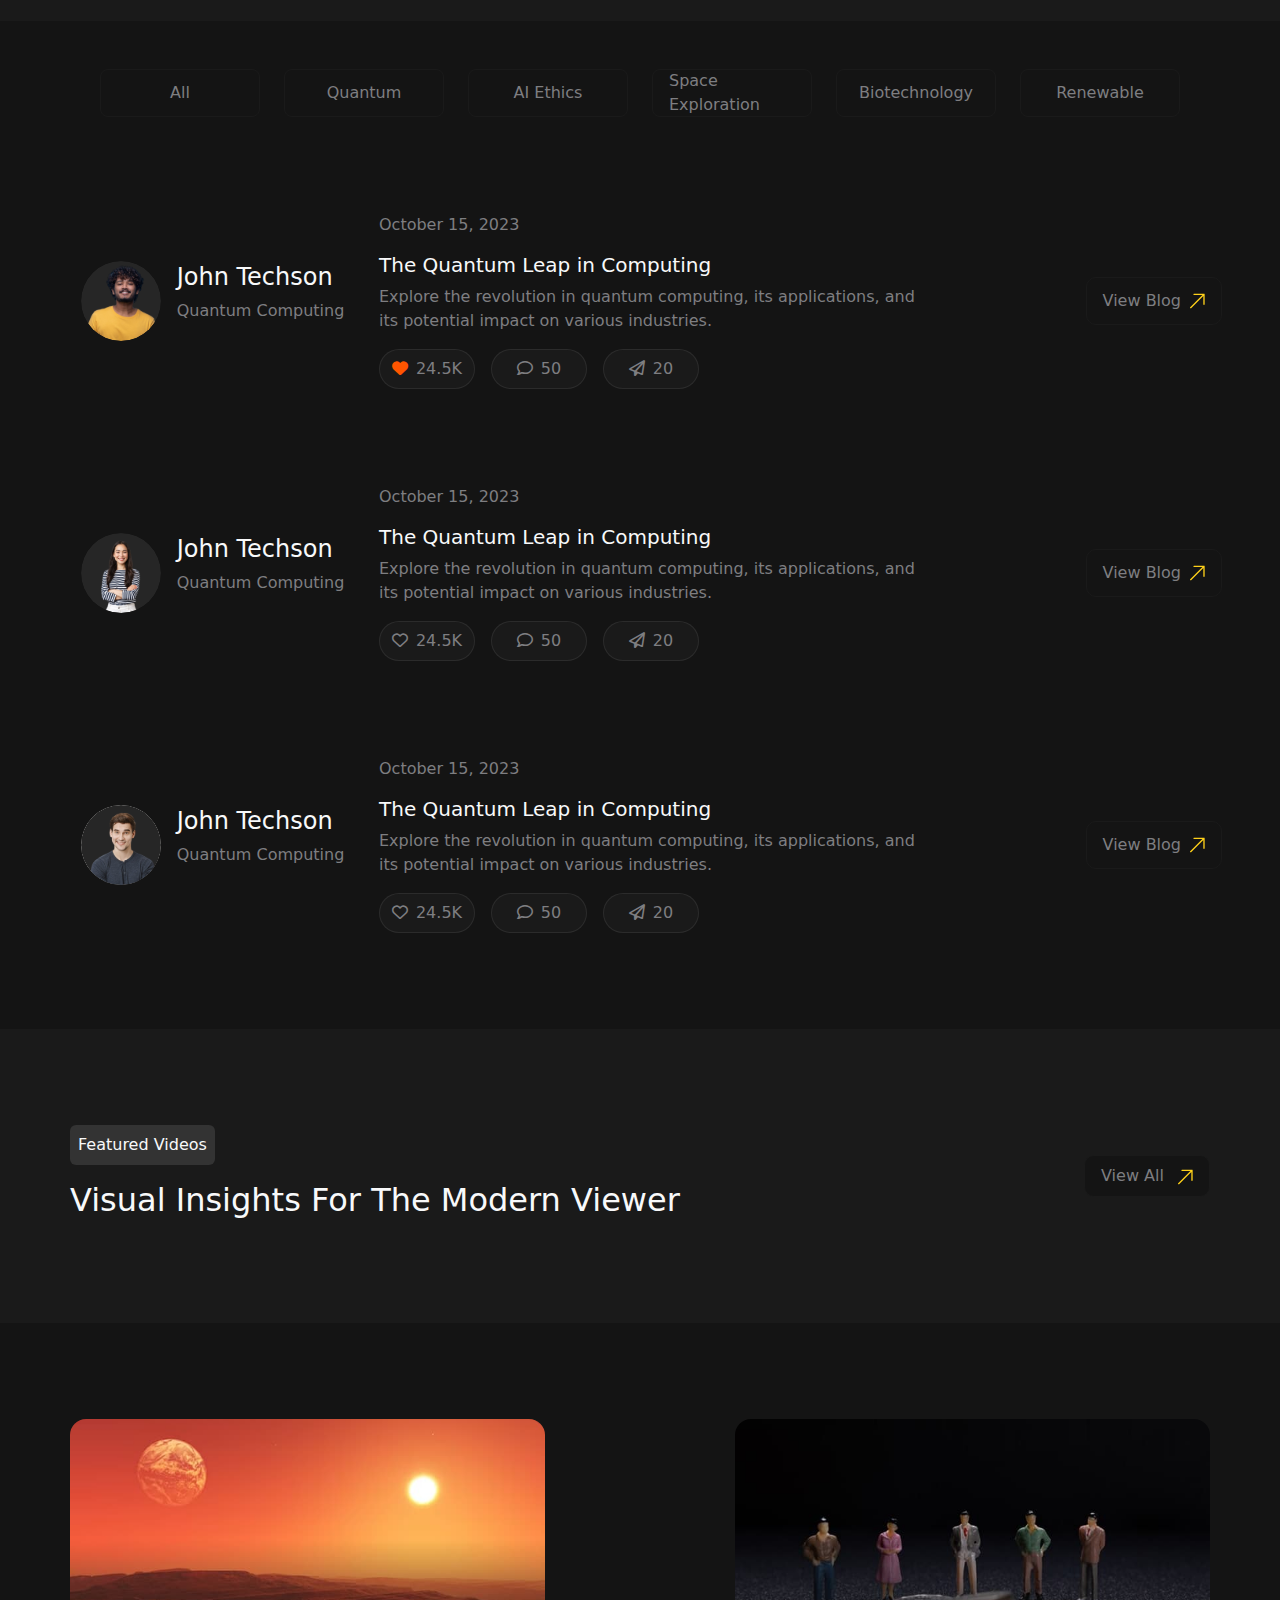
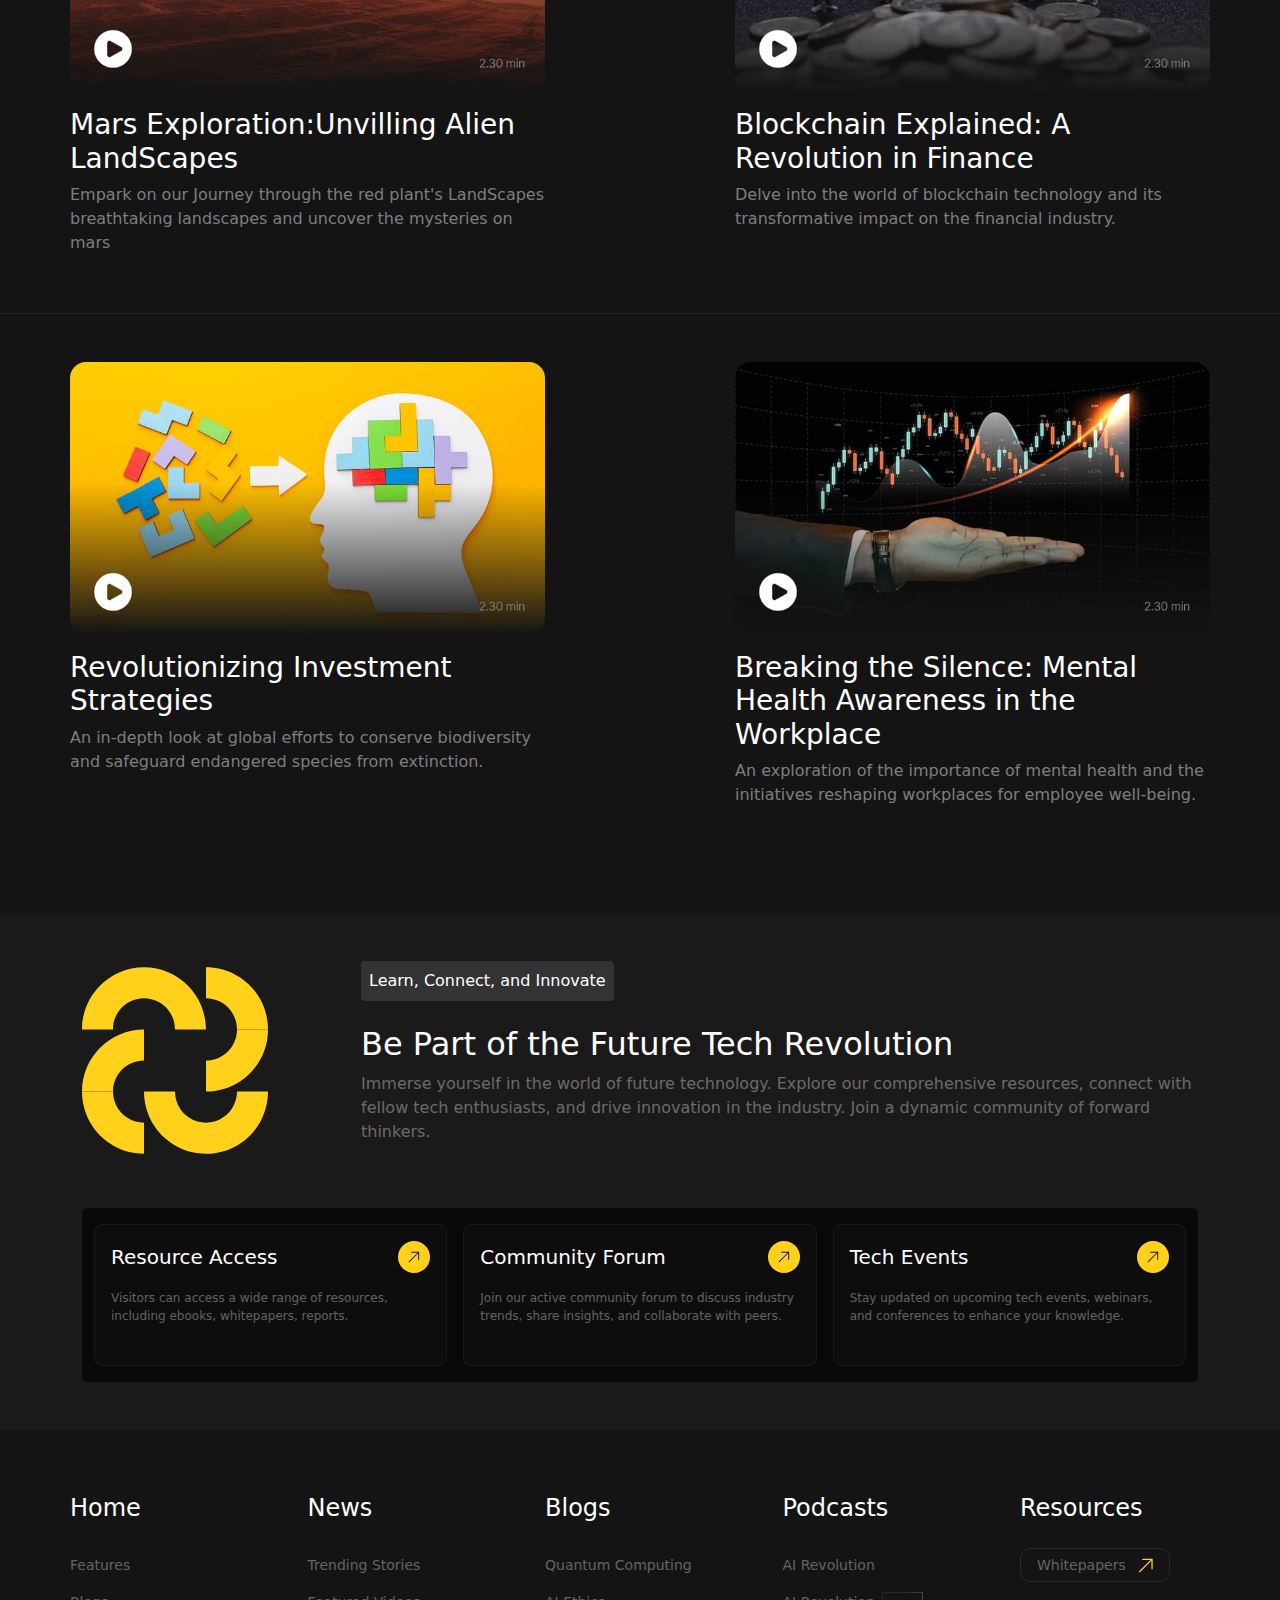
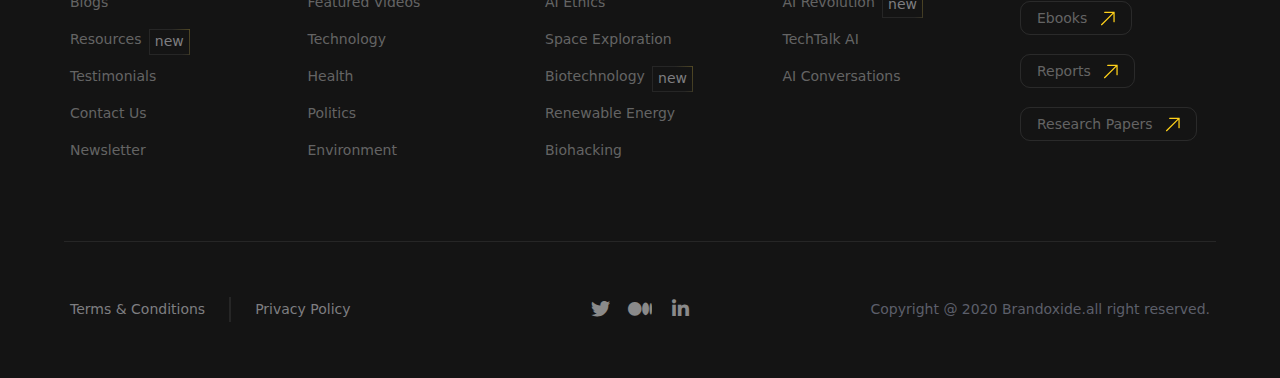
<file: news.html>
<!DOCTYPE html>
<html lang="en">
  <head>
    <meta charset="UTF-8" />
    <meta name="viewport" content="width=device-width, initial-scale=1.0" />
    <link
      rel="stylesheet"
      href="https://cdnjs.cloudflare.com/ajax/libs/font-awesome/6.7.2/css/all.min.css"
      integrity="sha512-Evv84Mr4kqVGRNSgIGL/F/aIDqQb7xQ2vcrdIwxfjThSH8CSR7PBEakCr51Ck+w+/U6swU2Im1vVX0SVk9ABhg=="
      crossorigin="anonymous"
      referrerpolicy="no-referrer"
    />
    <link rel="stylesheet" href="./assets/css/bootstrap.min.css" />

    <!-- css link -->
    <link rel="stylesheet" href="assets/css/newss.css" />
    <link rel="stylesheet" href="assets/css/footer.css" />
    <title>AI Blog | News page</title>
  </head>
<body>

  <nav class="navbar navbar-expand-lg">
    <div class="container py-lg-3 py-sm-0 px-0">
      <a class="navbar-brand text-light fs-3 fw-bold d-flex align-items-center gap-2" href="index.html">
        <img src="assets/images/nav-group.svg" alt="" /> FutureTech
      </a>
      <button class="navbar-toggler" type="button" data-bs-toggle="collapse" data-bs-target="#navbarSupportedContent" aria-controls="navbarSupportedContent" aria-expanded="false" aria-label="Toggle navigation">
        <span class="navbar-toggler-icon"></span>
      </button>
      <div class="collapse navbar-collapse justify-content-between" id="navbarSupportedContent">
        <ul class="navbar-nav m-auto  mb-2 mb-lg-0">
          <li class="nav-item">
            <a class="nav-link text-light fs-5 fw-medium rounded-3" aria-current="page" href="index.html">Home</a>
          </li>
          <li class="nav-item">
            <a class="nav-link text-light fs-5 fw-medium rounded-3" href="news.html">News</a>
          </li>
          <li class="nav-item">
            <a class="nav-link text-light fs-5 fw-medium rounded-3"  href="podcast.html">Podcasts</a>
          </li>
          <li class="nav-item">
            <a class="nav-link text-light fs-5 fw-medium rounded-3" href="resources.html">Resources</a>
          </li>
          <li class="nav-item">
            <a class="nav-link text-light fs-5 fw-medium rounded-3" href="blog.html">BLOG</a>
          </li>
          <li class="nav-item">
            <a class="nav-link text-light fs-5 fw-medium rounded-3" href="contact.html">CONTACT</a>
          </li>
        </ul>
        <div class="contact-btn">
          <a href="" class="btn">Contact Us</a>
        </div>
      </div>
    </div>
  </nav>

  <div class="section-1 container p-0">
      <div class="headline">
            <h1 class="fs-1 d-block">Today's Headlines: Stay</h1>
          <div class="d-flex w-100 flex-lg-row flex-column flex-wrap">
              <h2 class="fs-1 col-lg-2 col-12">Informed</h2>
              <p class="col-lg-10 col-12">
              Explore the latest news from around the world. we bring you up-to-the-minute updates on the most significant events, trends, and stories.
              </p>
          </div>
      </div>
  </div>
  
  
  <div class="section-2 border-topp">
    <div class="container p-0">
      <section class="main-article d-flex flex-lg-row flex-column flex-wrap">
          <div class="image rounded-4 overflow-hidden col-lg-4 col-12">
              <img class ="img_deg w-100" src="assets/images/image-1.png"alt="" >
          </div>
          <div class="content col-lg-7 col-12">
              <h2 >Global Climate Summit Addresses Urgent Climate Action</h2>
              <p>World leaders gathered at the Global Climate Summit to discuss urgent climate action, emissions reductions, and renewable energy targets.</p>
              <div class="meta">
                  <div><strong>Category</strong><p class="text-light">Environment</p></div> 
                  <div><strong>Publication Date</strong><p class="text-light">October 10, 2023</p></div>
                  <div><strong>Author</strong><p class="text-light">Jane Smith</p></div>
              </div>
              <div class="prg d-flex justify-content-between align-items-center">
                  <div class="d-flex gap-2">
                    <a href="" class="btn rounded-5"><i class="fa-regular fa-heart me-2"></i>14k</a>
                    <a href="" class="btn rounded-5"><i class="fa-regular fa-paper-plane me-2"></i>204</a>
                  </div>
                  <div class="">
                    <a href="" class="btn rounded-5" style="font-size: 1.2rem;">Read More</a>
                  </div>
              </div>
            </div>
        </section>
    </div>
  </div>

    <!-- articles-->


    <section class="similar-news py-5 border-topp">
      <div class="container p-0">
        <div class="row g-4">
          <div class="col-lg-4">
            <div class="card border-0 h-100">
              <img
                src="./assets/images/cf8ee6710b21c8fc19db90a20c7bf36a.png"
                class="card-img-top"
                alt="Progressive Politics"
              />
              <div class="card-body px-0 pt-3">
                <h5 class="card-title text-white">
                  A Decisive Victory for Progressive Policies
                </h5>
                <span class="badgge bg-main mb-2 d-block">Politics</span>
                <div class="d-flex align-items-center justify-content-between">
                  <div class="d-flex align-items-center gap-1">
                    <div
                      class="d-flex align-items-center py-1 px-3 gap-2 bg-gray rounded-5 custom-bordeer buttonn"
                    >
                      <i class="fa-regular fa-heart iconn"></i>
                      <span class="interaction-count">2.2k</span>
                    </div>
                    <div
                      class="d-flex align-items-center py-1 px-3 gap-2 bg-gray rounded-5 custom-bordeer buttonn"
                    >
                      <i class="fa-regular fa-paper-plane iconn"></i>
                      <span class="interaction-count">60</span>
                    </div>
                  </div>
                  <a
                    class="text-white-50 text-decoration-none custom-bordeer p-2 px-3 buttonn rounded-5"
                    >Read More
                    <img
                      src="./assets/images/up-right-arrow.svg"
                      alt=""
                      class="ms-2"
                    />
                  </a>
                </div>
              </div>
            </div>
          </div>
          <div class="col-lg-4">
            <div class="card border-0 h-100">
              <img
                src="./assets/images/f38cb3273b2afde8a40098aab9d8f487.png"
                class="card-img-top"
                alt="Tech Giants"
              />
              <div class="card-body px-0 pt-3">
                <h5 class="card-title text-white">
                  Tech Giants Unveil Cutting-Edge AI Innovations
                </h5>
                <span class="badgge bg-main mb-2 d-block">Technology</span>
                <div class="d-flex align-items-center justify-content-between">
                  <div class="d-flex align-items-center gap-1">
                    <div
                      class="d-flex align-items-center py-1 px-3 gap-2 bg-gray rounded-5 custom-bordeer buttonn"
                    >
                      <i class="fa-regular fa-heart iconn"></i>
                      <span class="interaction-count">2.2k</span>
                    </div>
                    <div
                      class="d-flex align-items-center py-1 px-3 gap-2 bg-gray rounded-5 custom-bordeer buttonn"
                    >
                      <i class="fa-regular fa-paper-plane iconn"></i>
                      <span class="interaction-count">60</span>
                    </div>
                  </div>
                  <a
                    class="text-white-50 text-decoration-none custom-bordeer p-2 px-3 rounded-5 buttonn"
                  >
                    Read More
                    <span>
                        <img
                        src="./assets/images/up-right-arrow.svg"
                        alt=""
                        class="ms-2"
                    />
                    </span>
                  </a>
                </div>
              </div>
            </div>
          </div>
          <div class="col-lg-4">
            <div class="card border-0 h-100">
              <img
                src="./assets/images/386397d61a9b02642422c6a4467cde69.png"
                class="card-img-top"
                alt="COVID-19 Variants"
              />
              <div class="card-body px-0 pt-3">
                <h5 class="card-title text-white">COVID-19 Variants</h5>
                <span class="badgge bg-main mb-2 d-block">Health</span>
                <div class="d-flex align-items-center justify-content-between">
                  <div class="d-flex align-items-center gap-2">
                    <div
                      class="d-flex align-items-center py-1 px-3 gap-2 bg-gray rounded-5 custom-bordeer buttonn"
                    >
                      <i class="fa-regular fa-heart iconn"></i>
                      <span class="interaction-count">2.2k</span>
                    </div>
                    <div
                      class="d-flex align-items-center py-1 px-3 gap-2 bg-gray rounded-5 custom-bordeer buttonn"
                    >
                      <i class="fa-regular fa-paper-plane iconn"></i>
                      <span class="interaction-count">60</span>
                    </div>
                  </div>
                  <a
                    class="text-white-50 text-decoration-none custom-bordeer p-2 px-3 rounded-5 buttonn"
                    >Read More
                    <img
                      src="./assets/images/up-right-arrow.svg"
                      alt=""
                      class="ms-2"
                    />
                  </a>
                </div>
              </div>
            </div>
          </div>
        </div>
      </div>
    </section>



  <section class="section-4 feature-tech py-5">
    <div class="container px-0 py-5 d-flex align-items-center flex-lg-row flex-column">
      <div class="text col-lg-10 col-12">
        <p class="text-light p-2 rounded-2">Welcome to Our News Hub</p>
        <h3 class="text-light">Discover the World of Headlines</h3>
      </div>
      <a href="" class="btnn py-md-2 py-3 px-3 mt-2 mt-lg-0"
        >View All News
        <img src="./assets/images/up-right-arrow.svg" alt="" class="ms-2"
      /></a>
    </div>
  </section>

  <section class="section-5">
    <div class="header pt-5">
      <div class="container p-0">
        <ul
          class="p-0 m-0 list-unstyled d-flex gap-4 justify-content-center flex-wrap"
        >
          <li class="list-item">
            <a
              href=""
              class="p-3 rounded-3 d-flex justify-content-center align-items-center"
              >All</a
            >
          </li>
          <li class="list-item">
            <a
              href=""
              class="p-3 rounded-3 d-flex justify-content-center align-items-center"
              >Quantum</a
            >
          </li>
          <li class="list-item">
            <a
              href=""
              class="p-3 rounded-3 d-flex justify-content-center align-items-center"
              >AI Ethics</a
            >
          </li>
          <li class="list-item">
            <a
              href=""
              class="p-3 rounded-3 d-flex justify-content-center align-items-center"
              >Space Exploration</a
            >
          </li>
          <li class="list-item">
            <a
              href=""
              class="p-3 rounded-3 d-flex justify-content-center align-items-center"
              >Biotechnology</a
            >
          </li>
          <li class="list-item">
            <a
              href=""
              class="p-3 rounded-3 d-flex justify-content-center align-items-center"
              >Renewable</a
            >
          </li>
        </ul>
      </div>
    </div>
    <div class="section-5-cards py-5">
      <div class="cardd">
        <div class="container">
          <div class="row justify-content-between flex-lg-row flex-column py-5">
            <div class="left col-lg-3 col-12 p-0 d-flex align-items-center justify-content-lg-center justify-content-start gap-3">
              <div class="image">
                <img src="./assets/images/person-1.svg" alt="" />
              </div>
              <div class="text">
                <h4 class="text-light">John Techson</h4>
                <p class="">Quantum Computing</p>
              </div>
            </div>
            <div class="right col-lg-9 col-12 row justify-content-between flex-sm-row flex-column flex-wrap p-0 mt-lg-0 mt-5">
              <div class="info col-sm-8 col-12">
                <p>October 15, 2023</p>
                <h5 class="text-light">The Quantum Leap in Computing</h5>
                <p>
                  Explore the revolution in quantum computing, its
                  applications, and its potential impact on various
                  industries.
                </p>
                <div class="btns d-flex gap-3 align-items-center">
                  <div
                    class="rounded-5 d-flex justify-content-center align-items-center gap-2 buttoonn"
                  >
                    <div>
                      <i class="fa-solid fa-heart" style="color: #ff5500"></i>
                    </div>
                    <div>24.5K</div>
                  </div>
                  <div
                    class="rounded-5 d-flex justify-content-center align-items-center gap-2 buttoonn"
                  >
                    <div>
                      <i class="fa-regular fa-comment"></i>
                    </div>
                    <div>50</div>
                  </div>
                  <div
                    class="rounded-5 d-flex justify-content-center align-items-center gap-2 buttoonn"
                  >
                    <div>
                      <i class="fa-regular fa-paper-plane iconn"></i>
                    </div>
                    <div>20</div>
                  </div>
                </div>
              </div>
              <div class="btnn col-sm-3 col-12 p-0 d-flex justify-content-sm-end justify-content-start align-items-center mt-4 mt-sm-0">
                <a
                  href=""
                  class="btn py-2 px-3 d-flex justify-content-end align-items-center"
                  >View Blog
                  <img
                    src="./assets/images/up-right-arrow.svg"
                    alt=""
                    class="ms-2"
                /></a>
              </div>
            </div>
          </div>
        </div>
      </div>
      <div class="cardd">
        <div class="container">
          <div class="row justify-content-between flex-lg-row flex-column py-5">
            <div class="left col-lg-3 col-12 p-0 d-flex align-items-center justify-content-lg-center justify-content-start gap-3">
              <div class="image">
                <img src="./assets/images/person-2.svg" alt="" />
              </div>
              <div class="text">
                <h4 class="text-light">John Techson</h4>
                <p class="">Quantum Computing</p>
              </div>
            </div>
            <div class="right col-lg-9 col-12 row justify-content-between flex-sm-row flex-column flex-wrap p-0 mt-lg-0 mt-5">
              <div class="info col-sm-8 col-12">
                <p>October 15, 2023</p>
                <h5 class="text-light">The Quantum Leap in Computing</h5>
                <p>
                  Explore the revolution in quantum computing, its
                  applications, and its potential impact on various
                  industries.
                </p>
                <div class="btns d-flex gap-3 align-items-center">
                  <div
                    class="rounded-5 d-flex justify-content-center align-items-center gap-2 buttoonn"
                  >
                    <div>
                      <i class="fa-regular fa-heart"></i>
                    </div>
                    <div>24.5K</div>
                  </div>
                  <div
                    class="rounded-5 d-flex justify-content-center align-items-center gap-2 buttoonn"
                  >
                    <div>
                      <i class="fa-regular fa-comment"></i>
                    </div>
                    <div>50</div>
                  </div>
                  <div
                    class="rounded-5 d-flex justify-content-center align-items-center gap-2 buttoonn"
                  >
                    <div>
                      <i class="fa-regular fa-paper-plane iconn"></i>
                    </div>
                    <div>20</div>
                  </div>
                </div>
              </div>
              <div class="btnn col-sm-3 col-12 p-0 d-flex justify-content-sm-end justify-content-start align-items-center mt-4 mt-sm-0">
                <a href=""class="btn py-2 px-3 d-flex justify-content-end align-items-center">
                  View Blog
                  <img src="./assets/images/up-right-arrow.svg" alt="" class="ms-2"/>
                </a>
              </div>
            </div>
          </div>
        </div>
      </div>
      <div class="cardd">
        <div class="container">
          <div class="row justify-content-between flex-lg-row flex-column py-5">
            <div  class="left col-lg-3 col-12 p-0 d-flex align-items-center justify-content-lg-center justify-content-start gap-3" >
              <div class="image">
                <img src="./assets/images/person-3.svg" alt="" />
              </div>
              <div class="text">
                <h4 class="text-light">John Techson</h4>
                <p class="">Quantum Computing</p>
              </div>
            </div>
            <div class="right col-lg-9 col-12 row justify-content-between flex-sm-row flex-column flex-wrap p-0 mt-lg-0 mt-5">
              <div class="info col-sm-8 col-12">
                <p>October 15, 2023</p>
                <h5 class="text-light">The Quantum Leap in Computing</h5>
                <p>
                  Explore the revolution in quantum computing, its
                  applications, and its potential impact on various
                  industries.
                </p>
                <div class="btns d-flex gap-3 align-items-center">
                  <div
                    class="rounded-5 d-flex justify-content-center align-items-center gap-2 buttoonn"
                  >
                    <div>
                      <i class="fa-regular fa-heart"></i>
                    </div>
                    <div>24.5K</div>
                  </div>
                  <div
                    class="rounded-5 d-flex justify-content-center align-items-center gap-2 buttoonn"
                  >
                    <div>
                      <i class="fa-regular fa-comment"></i>
                    </div>
                    <div>50</div>
                  </div>
                  <div
                    class="rounded-5 d-flex justify-content-center align-items-center gap-2 buttoonn"
                  >
                    <div>
                      <i class="fa-regular fa-paper-plane iconn"></i>
                    </div>
                    <div>20</div>
                  </div>
                </div>
              </div>
              <div class="btnn col-sm-3 col-12 p-0 d-flex justify-content-sm-end justify-content-start align-items-center mt-4 mt-sm-0">
                <a href="" class="btn py-2 px-3 d-flex justify-content-end align-items-center" >
                  View Blog
                  <img src="./assets/images/up-right-arrow.svg" alt=""  class="ms-2" />
                </a>
              </div>
            </div>
          </div>
        </div>
      </div>
    </div>
  </section>

  <section class="section-6 feature-tech py-5">
    <div class="container px-0 py-5 d-flex align-items-center flex-lg-row flex-column justify-content-between">
      <div class="text col-lg-9 col-12">
        <p class="text-light p-2 rounded-2">Featured Videos</p>
        <h3 class="text-light">Visual Insights For The Modern Viewer</h3>
      </div>
      <a href="" class="btnn py-md-2 py-3 px-3 mt-2 mt-lg-0"
        >View All
        <img src="./assets/images/up-right-arrow.svg" alt="" class="ms-2"
      /></a>
    </div>
  </section>



  <section class="section-7 videos py-5 my-5">
    <div class="sub-v">
      <div class="container p-0 d-flex justify-content-between flex-lg-row flex-column">
        <div class="col-lg-5 col-12">
        <div class="image mb-3 rounded-4 overflow-hidden">
          <img src="assets/images/Sub Container.png" alt="">
        </div>
        <div class="content mt-3">
            <h3>Mars Exploration:Unvilling Alien LandScapes</h3>
            <p class="v-p">Empark on our Journey through the red plant's LandScapes breathtaking landscapes and uncover the mysteries on mars</p>
          </div>
        </div >
        <div class="col-lg-5 col-12 mt-lg-0 mt-5">
          <div class="image rounded-4 overflow-hidden">
            <img src="assets/images/Sub Container (1).png" alt="">
          </div>
          <div class="content mt-3">
            <h3>Blockchain Explained: A Revolution in Finance</h3>
            <p class="v-p">Delve into the world of blockchain technology and its transformative impact on the financial industry.</p>
          </div>
        </div>       
      </div>
    </div>
      
    <div class="sub-v sub-v--2 mt-5 pt-5">
      <div class="container p-0 d-flex justify-content-between flex-lg-row flex-column">
        <div class="col-lg-5 col-12">
        <div class="image rounded-4 overflow-hidden">
          <img src="assets/images/Sub Container (2).png" alt="">
        </div>
        <div class="content mt-3">
            <h3>
              Revolutionizing Investment Strategies
            </h3>
            <p class="v-p">An in-depth look at global efforts to conserve biodiversity and safeguard endangered species from extinction.</p>
          </div>
        </div >
        <div class="col-lg-5 col-12 mt-lg-0 mt-5">
          <div class="image rounded-4 overflow-hidden">
            <img src="assets/images/Sub Container (3).png" alt="">
          </div>
          <div class="content mt-3">
            <h3>Breaking the Silence: Mental Health Awareness in the Workplace</h3>
            <p class="v-p">An exploration of the importance of mental health and the initiatives reshaping workplaces for employee well-being.
            </p>
          </div>
        </div>       
      </div>
    </div>
  </section>



                    <!-- ----------------------------section4 ------------------------ -->
    <section class="section-9 py-5">
      <div class="container">
          <div class="text-white mb-5 d-flex justify-content-between">
              <div class="col-2">
                  <img src="./assets/images/nav-group.svg" />
          </div>
          <div class="col-9">
              <p
              class="text-white w-fit p-2 rounded-1 mb-4 d-inline-block"
              style="background-color: #333333"
          >
              Learn, Connect, and Innovate
          </p>

          <h2>Be Part of the Future Tech Revolution</h2>
          <p class="text-white-50">
              Immerse yourself in the world of future technology. Explore our
              comprehensive resources, connect with fellow tech enthusiasts, and
              drive innovation in the industry. Join a dynamic community of
              forward thinkers.
          </p>
          </div>
      </div>
      <div class="d-flex flex-lg-row flex-column py-3 px-1 rounded-2 gap-lg-0 gap-3 overflow-hidden" style="background-color: #080808">
          <div class="col-lg-4 px-lg-2 px-4">
          <div class="cardd p-3 custom-bordeer rounded-3">
              <div
              class="d-flex justify-content-between align-items-center mb-3"
              >
              <h5 class="text-white mb-0">Resource Access</h5>
          <div class="rounded-circle">
                  <a href="">
                  <img
                      src="./assets/images/up-right-arrow-hero-section.svg"
                  />
                  </a>
              </div>
              </div>
              <p class="text-white-50 mb-4">
                  Visitors can access a wide range of resources, including ebooks,
                  whitepapers, reports.
              </p>
          </div>
          </div>
          <div class="col-lg-4 px-lg-2 px-4">
          <div class="cardd p-3 custom-bordeer rounded-3">
              <div
              class="d-flex justify-content-between align-items-center mb-3"
              >
              <h5 class="text-white mb-0">Community Forum</h5>
              <div class="rounded-circle">
                  <a href="">
                      <img
                          src="./assets/images/up-right-arrow-hero-section.svg"
                      />
                  </a>
              </div>
              </div>
              <p class="text-white-50 mb-4">
                  Join our active community forum to discuss industry trends,
                  share insights, and collaborate with peers.
              </p>
          </div>
          </div>
          <div class="col-lg-4 px-lg-2 px-4">
          <div class="cardd p-3 custom-bordeer rounded-3 ">
              <div
              class="d-flex justify-content-between align-items-center mb-3"
              >
              <h5 class="text-white mb-0">Tech Events</h5>
              <div class="rounded-circle">
                  <a href="">
                      <img
                      src="./assets/images/up-right-arrow-hero-section.svg"
                      />
                  </a>
              </div>
              </div>
              <p class="text-white-50 mb-4">
                  Stay updated on upcoming tech events, webinars, and conferences
                  to enhance your knowledge.
              </p>
          </div>
          </div>
      </div>
      </div>
    </section>




  <footer>
    <div class="footer-upper">
      <div class="container p-0 flex-md-row flex-wrap flex-column justify-content-between">
        <div class="column col-lg-2 col-md-5 col-12">
          <h5>Home</h5>
          <ul class="p-0">
            <li><a href="">Features</a></li>
            <li><a href="">Blogs</a></li>
            <li><a href="" class="new">Resources</a></li>
            <li><a href="">Testimonials</a></li>
            <li><a href="">Contact Us</a></li>
            <li><a href="">Newsletter</a></li>
          </ul>
        </div>
        <div class="column col-lg-2 col-md-5 col-12 mt-lg-0 mt-5">
          <h5>News</h5>
          <ul class="p-0">
            <li><a href="">Trending Stories</a></li>
            <li><a href="">Featured Videos</a></li>
            <li><a href="">Technology</a></li>
            <li><a href="">Health</a></li>
            <li><a href="">Politics</a></li>
            <li><a href="">Environment</a></li>
          </ul>
        </div>
        <div class="column col-lg-2 col-md-5 col-12 mt-lg-0 mt-5">
          <h5>Blogs</h5>
          <ul class="p-0">
            <li><a href="">Quantum Computing</a></li>
            <li><a href="">AI Ethics</a></li>
            <li><a href="">Space Exploration</a></li>
            <li><a href="" class="new">Biotechnology</a></li>
            <li><a href="">Renewable Energy</a></li>
            <li><a href="">Biohacking</a></li>
          </ul>
        </div>
        <div class="column col-lg-2 col-md-5 col-12 mt-lg-0 mt-5">
          <h5>Podcasts</h5>
          <ul class="p-0">
            <li><a href="">AI Revolution</a></li>
            <li><a href="" class="new">AI Revolution</a></li>
            <li><a href="">TechTalk AI</a></li>
            <li><a href="">AI Conversations</a></li>
          </ul>
        </div>
        <div class="column column-5 col-lg-2 col-md-5 col-12 mt-lg-0 mt-5">
          <h5>Resources</h5>
          <ul class="p-0">
            <li>
              <a href=""
                >Whitepapers
                <img src="assets/images/up-right-arrow.svg" alt=""
              /></a>
            </li>
            <li>
              <a href=""
                >Ebooks <img src="assets/images/up-right-arrow.svg" alt=""
              /></a>
            </li>
            <li>
              <a href=""
                >Reports <img src="assets/images/up-right-arrow.svg" alt=""
              /></a>
            </li>
            <li>
              <a href=""
                >Research Papers
                <img src="assets/images/up-right-arrow.svg" alt=""
              /></a>
            </li>
          </ul>
        </div>
      </div>
    </div>
    <div class="footer-border"></div>
    <div class="footer-lower">
      <div class="container p-0 d-flex align-items-center flex-lg-row flex-column justify-content-between gap-lg-0 gap-3">
        <div class="terms-policy col-lg-4 col-12 justify-content-center justify-content-lg-start">
          <p class="p1 m-0"><a href="">Terms & Conditions</a></p>
          <div class="separate"></div>
          <p class="p2 m-0"><a href="">Privacy Policy</a></p>
        </div>
        <ul class="d-flex justify-content-center align-items-center m-0 p-0 col-lg-4 col-12">
          <li>
            <a href=""><i class="fa-brands fa-twitter"></i></a>
          </li>
          <li>
            <a href=""><i class="fa-brands fa-medium"></i></a>
          </li>
          <li>
            <a href=""><i class="fa-brands fa-linkedin-in"></i></a>
          </li>
        </ul>
        <div class="copyright col-lg-4 col-12 d-flex justify-content-lg-end justify-content-center align-items-center">
          Copyright @ 2020 Brandoxide.all right reserved.
        </div>
      </div>
    </div>
  </footer>


                        <!-- bootstrab js link -->
    <script src="./assets/js/bootstrap.bundle.min.js"></script>
</body>
</html>
</file>
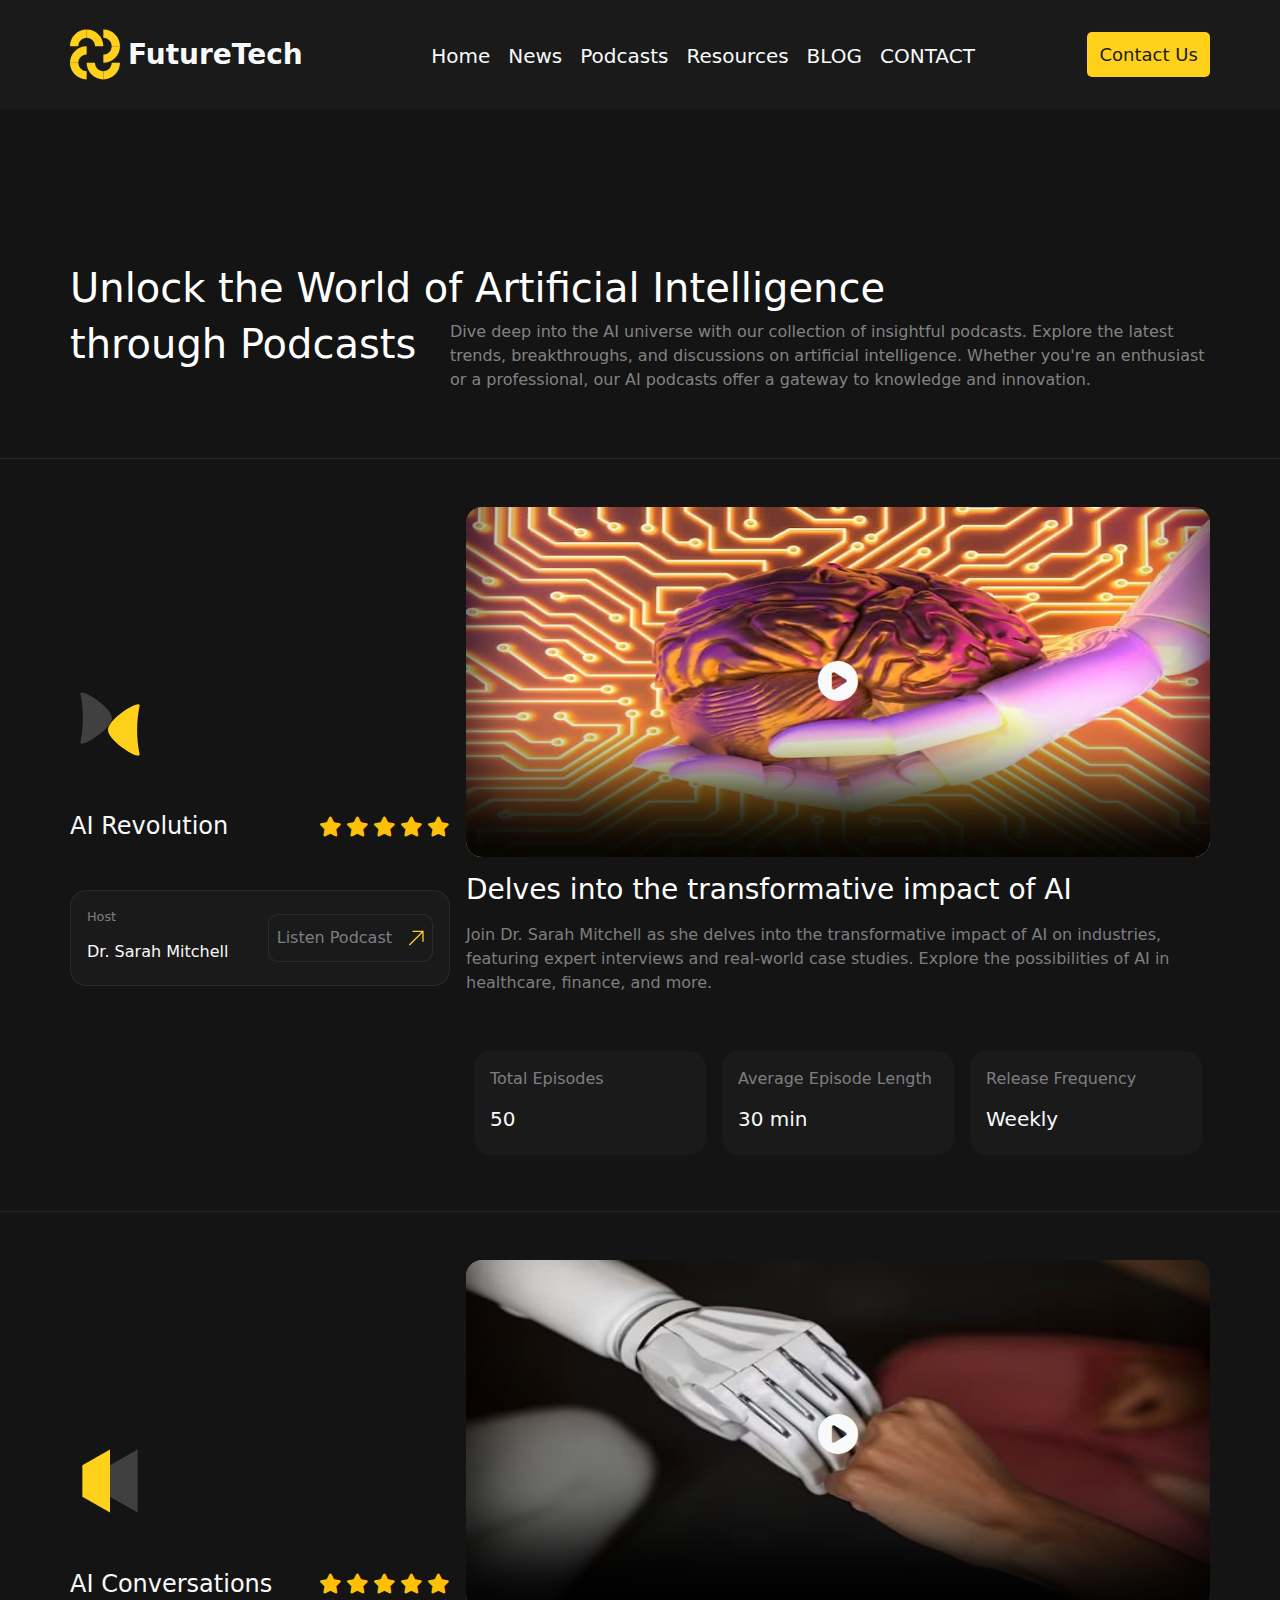
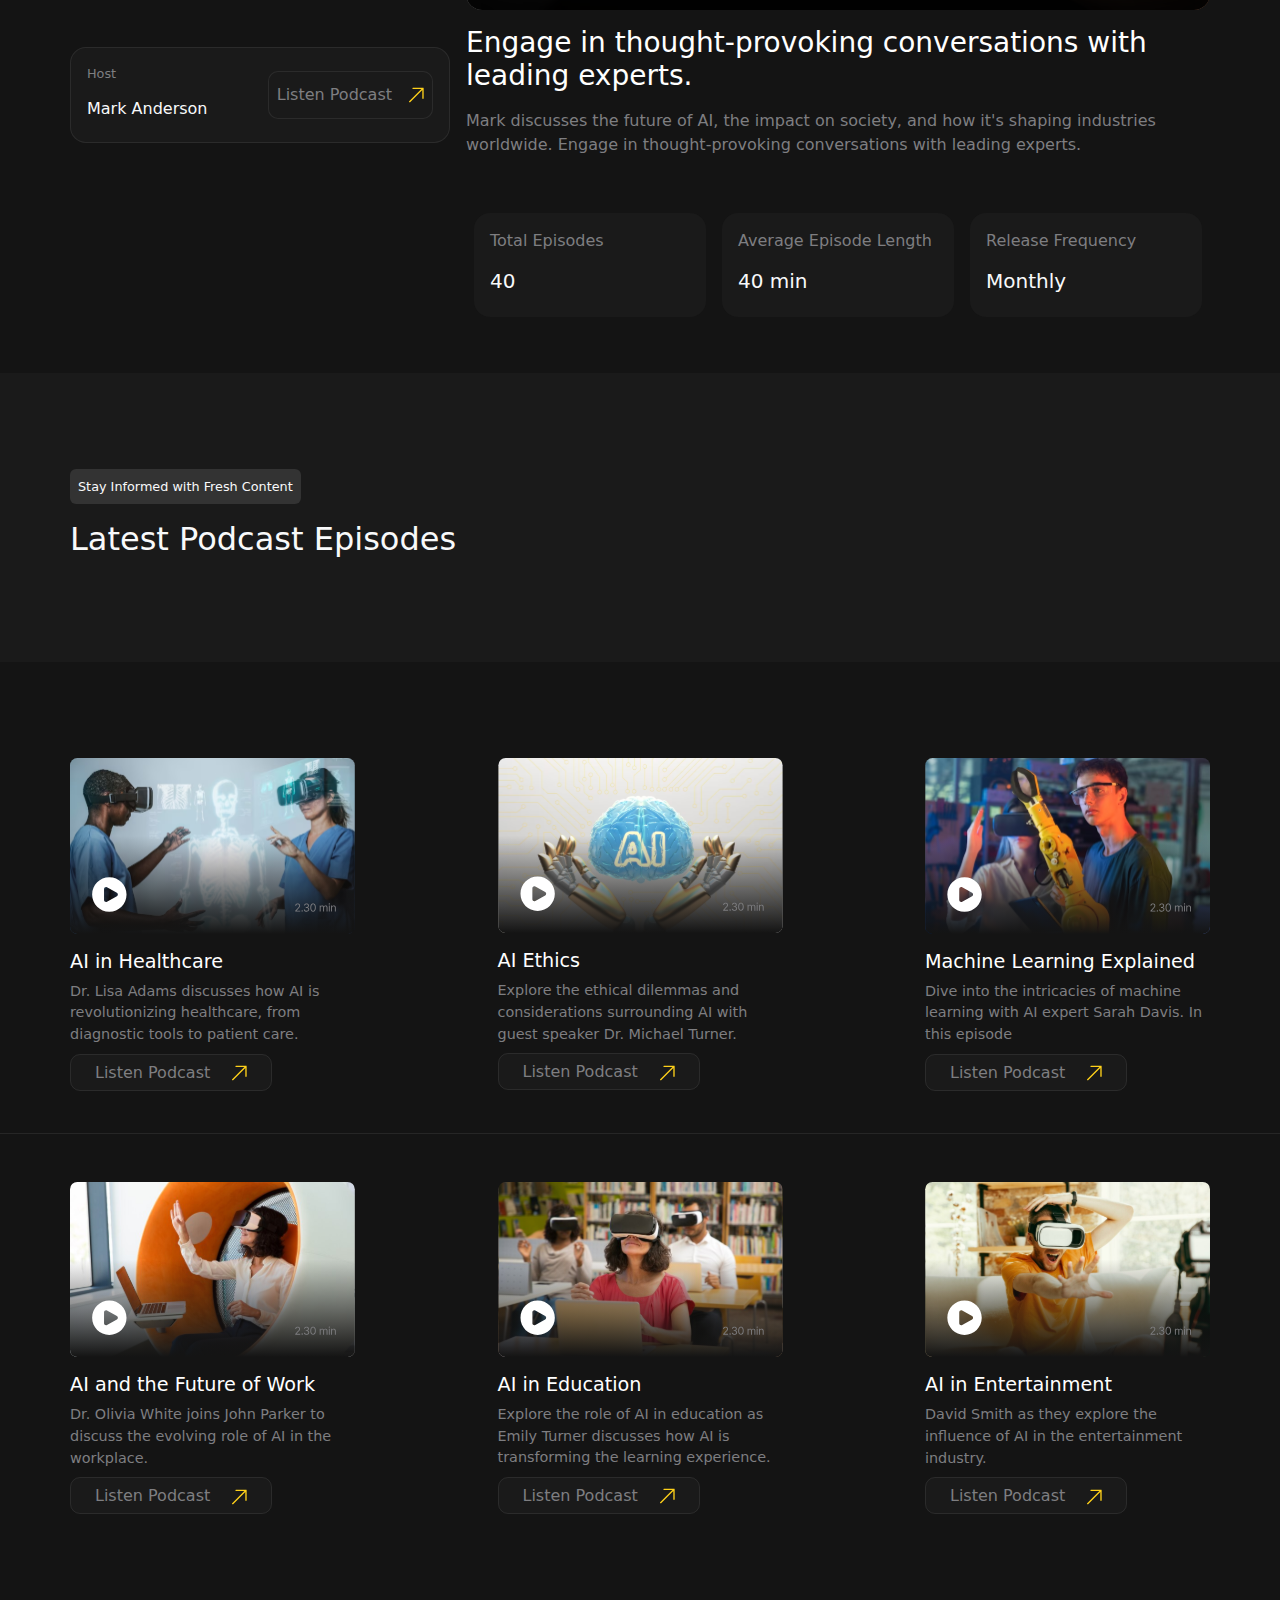
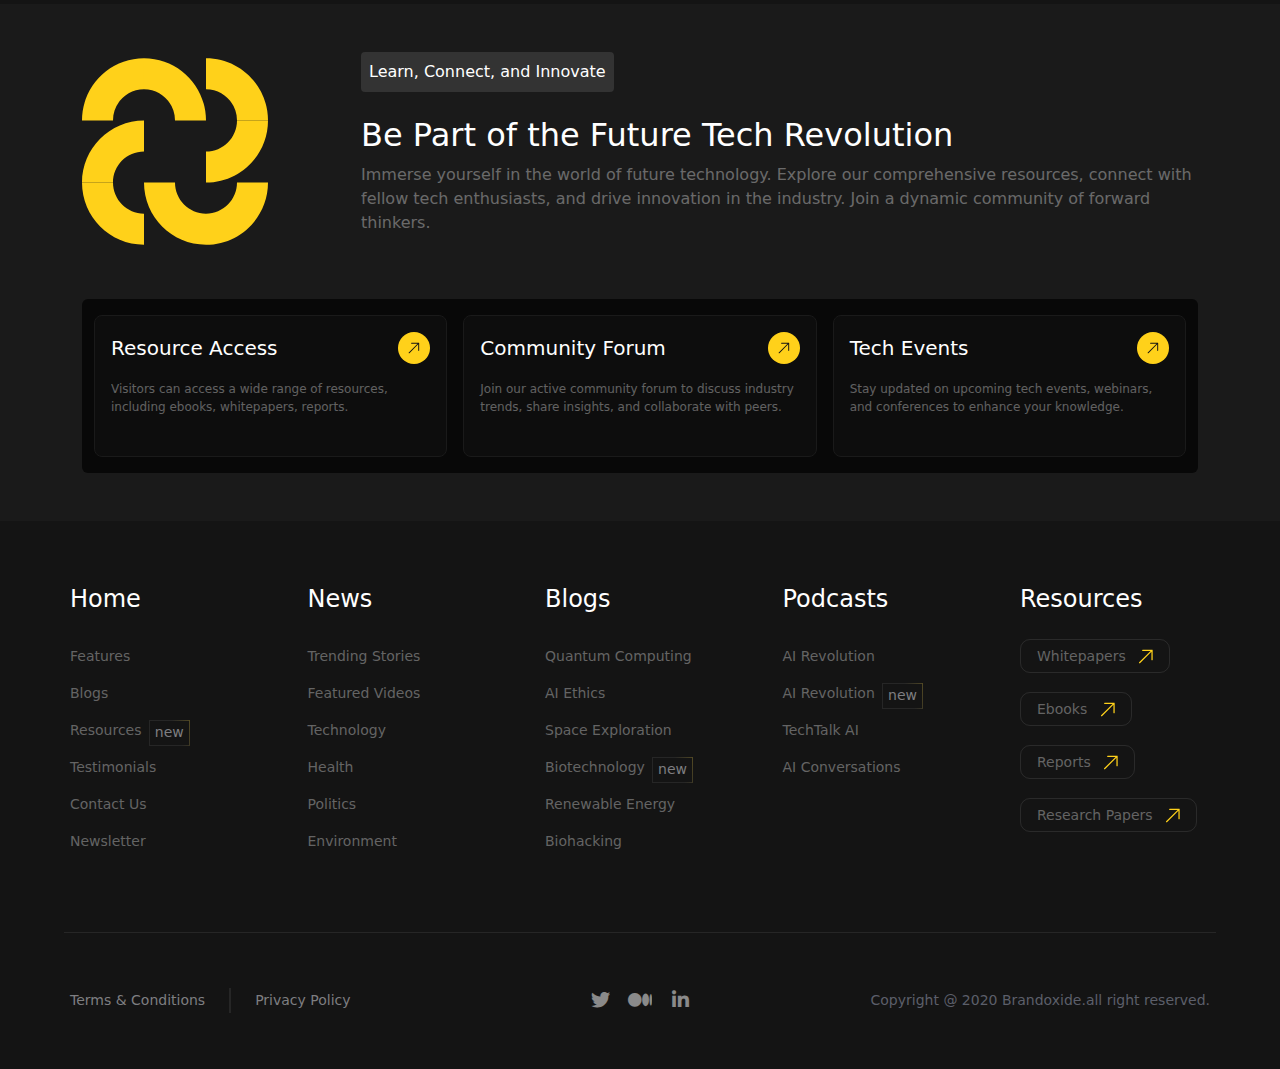
<file: podcast.html>
<!DOCTYPE html>
<html lang="en">
  <head>
    <meta charset="UTF-8" />
    <meta name="viewport" content="width=device-width, initial-scale=1.0" />
    <link
      rel="stylesheet"
      href="https://cdnjs.cloudflare.com/ajax/libs/font-awesome/6.7.2/css/all.min.css"
      integrity="sha512-Evv84Mr4kqVGRNSgIGL/F/aIDqQb7xQ2vcrdIwxfjThSH8CSR7PBEakCr51Ck+w+/U6swU2Im1vVX0SVk9ABhg=="
      crossorigin="anonymous"
      referrerpolicy="no-referrer"
    />
    <link rel="stylesheet" href="./assets/css/bootstrap.min.css" />

    <!-- css link -->
    <link rel="stylesheet" href="./assets/css/podcast.css" />
    <link rel="stylesheet" href="./assets/css/footer.css" />
    <title>AI Blog | Podcast page</title>
  </head>
  <body>
    <nav class="navbar navbar-expand-lg position-fixed top-0 right left">
      <div class="container py-lg-3 py-sm-0 px-0">
        <a class="navbar-brand text-light fs-3 fw-bold d-flex align-items-center gap-2" href="index.html">
          <img src="./assets/images/nav-group.svg" alt="" /> FutureTech
        </a>
        <button class="navbar-toggler" type="button" data-bs-toggle="collapse" data-bs-target="#navbarSupportedContent" aria-controls="navbarSupportedContent" aria-expanded="false" aria-label="Toggle navigation">
          <span class="navbar-toggler-icon"></span>
        </button>
        <div class="collapse navbar-collapse justify-content-between" id="navbarSupportedContent">
          <ul class="navbar-nav m-auto  mb-2 mb-lg-0">
            <li class="nav-item">
              <a class="nav-link text-light fs-5 fw-medium rounded-3" aria-current="page" href="index.html">Home</a>
            </li>
            <li class="nav-item">
              <a class="nav-link text-light fs-5 fw-medium rounded-3" href="news.html">News</a>
            </li>
            <li class="nav-item">
              <a class="nav-link text-light fs-5 fw-medium rounded-3"  href="podcast.html">Podcasts</a>
            </li>
            <li class="nav-item">
              <a class="nav-link text-light fs-5 fw-medium rounded-3" href="resources.html">Resources</a>
            </li>
            <li class="nav-item">
              <a class="nav-link text-light fs-5 fw-medium rounded-3" href="blog.html">BLOG</a>
            </li>
            <li class="nav-item">
              <a class="nav-link text-light fs-5 fw-medium rounded-3" href="contact.html">CONTACT</a>
            </li>
          </ul>
          <div class="contact-btn">
            <a href="" class="btn">Contact Us</a>
          </div>
        </div>
      </div>
    </nav>

    <div class="section-1 container p-0">
      <div class="headline">
        <h1 class="fs-1 d-block">
          Unlock the World of Artificial Intelligence
        </h1>
        <div class="d-flex w-100 flex-wrap">
          <h2 class="fs-1 col-lg-4 col-12">through Podcasts</h2>
          <p class="col-lg-8 col-12">
            Dive deep into the AI universe with our collection of insightful
            podcasts. Explore the latest trends, breakthroughs, and discussions
            on artificial intelligence. Whether you're an enthusiast or a
            professional, our AI podcasts offer a gateway to knowledge and
            innovation.
          </p>
        </div>
      </div>
    </div>

    <section class="section-7 py-5 section-7--2">
      <div class="container d-flex p-0 flex-lg-row flex-column flex-wrap">
        <div class="left col-lg-4 col-12 d-flex flex-column justify-content-center gap-lg-5 gap-3">
          <img src="./assets/images/icon-6.svg" alt="" class="left-image" />
          <div class="d-flex align-items-center justify-content-between">
            <h4 class="text-light m-0">AI Revolution</h4>
            <ul class="d-flex justify-content-center align-items-center text-warning gap-1 rounded-5 m-0 p-0 fs-5">
              <li><i class="fa-solid fa-star"></i></li>
              <li><i class="fa-solid fa-star"></i></li>
              <li><i class="fa-solid fa-star"></i></li>
              <li><i class="fa-solid fa-star"></i></li>
              <li><i class="fa-solid fa-star"></i></li>
            </ul>
          </div>
          <div class="left-lower d-flex rounded-4 align-items-center justify-content-between p-3">
            <div class="left-left">
              <p class="">Host</p>
              <h5 class="text-light">Dr. Sarah Mitchell</h5>
            </div>
            <div class="">
                <a href="" class="btnn py-2 px-2 d-flex justify-content-center align-items-center">
                    Listen Podcast
                    <img src="./assets/images/up-right-arrow.svg" alt="" class="ms-3" />
                </a>
            </div>
          </div>
        </div>
        <div class="right col-lg-8 col-12 p-0 ps-lg-3 ps-0 mt-lg-0 mt-5">
          <div class="image p-0 rounded-4 overflow-hidden position-relative">
            <div class="overlay position-absolute d-flex justify-content-center align-items-center z-3 fs-1 text-light inner-shadow" style="inset: 0;">
                <a href="">
                    <i class="fa-solid fa-circle-play text-light"></i>
                </a>
            </div>
            <img
              src="./assets/images/upper-image.png"
              alt=""
              style="height: 350px"
            />
          </div>
            <div class="description">
                <h3 class="my-3">Delves into the transformative impact of AI</h3>
                <p>Join Dr. Sarah Mitchell as she delves into the transformative impact of AI on industries, featuring expert interviews and real-world case studies. Explore the possibilities of AI in healthcare, finance, and more.</p>
            </div>
          <div class="details d-flex flex-md-row flex-column mt-5 p-0">
            <div class="col-md-4 col-12 p-2">
              <div class="details__left p-3 rounded-4">
                <p class="">Total Episodes</p>
                <h5 class="text-light">50</h5>
            </div>
            </div>
            <div class="col-md-4 col-12 p-2 mt-md-0 mt-3">
              <div class="details__right p-3 rounded-4">
                <div class="">
                    <p>Average Episode Length</p>
                    <h5 class="text-light">30 min</h5>
                </div>
            </div>
            </div>
            <div class="col-md-4 col-12 p-2 mt-md-0 mt-3">
              <div class="detailes__lower p-3 rounded-4">
                <p class="">Release Frequency</p>
                <h5 class="text-light">Weekly</h5>
            </div>
            </div>
          </div>
        </div>
      </div>
    </section>

    <section class="section-7  py-5 section-7--2">
      <div class="container d-flex p-0 flex-lg-row flex-column flex-wrap">
        <div class="left col-lg-4 col-12 d-flex flex-column justify-content-center gap-lg-5 gap-3">
          <img src="./assets/images/icon-7.svg" alt="" class="left-image" />
          <div class="d-flex align-items-center justify-content-between">
            <h4 class="text-light m-0">AI Conversations</h4>
            <ul class="d-flex justify-content-center align-items-center text-warning gap-1 rounded-5 m-0 p-0 fs-5">
              <li><i class="fa-solid fa-star"></i></li>
              <li><i class="fa-solid fa-star"></i></li>
              <li><i class="fa-solid fa-star"></i></li>
              <li><i class="fa-solid fa-star"></i></li>
              <li><i class="fa-solid fa-star"></i></li>
            </ul>
          </div>
          <div class="left-lower d-flex rounded-4 align-items-center justify-content-between p-3">
            <div class="left-left">
              <p class="">Host</p>
              <h5 class="text-light">Mark Anderson</h5>
            </div>
            <div class="">
                <a href="" class="btnn py-2 px-2 d-flex justify-content-center align-items-center">
                    Listen Podcast
                    <img src="./assets/images/up-right-arrow.svg" alt="" class="ms-3" />
                </a>
            </div>
          </div>
        </div>
        <div class="right col-lg-8 col-12 p-0 ps-lg-3 ps-0 mt-lg-0 mt-5">
            <div class="image p-0 rounded-4 overflow-hidden position-relative">
                <div class="overlay position-absolute d-flex justify-content-center align-items-center z-3 fs-1 text-light inner-shadow" style="inset: 0;">
                    <a href="">
                        <i class="fa-solid fa-circle-play text-light"></i>
                    </a>
                </div>
                <img
                src="./assets/images/lower-image.png"
                alt=""
                style="height: 350px"
                />
            </div>
            <div class="description">
                <h3 class="my-3">Engage in thought-provoking conversations with leading experts.</h3>
                <p>Mark discusses the future of AI, the impact on society, and how it's shaping industries worldwide. Engage in thought-provoking conversations with leading experts.</p>
            </div>
            <div class="details d-flex flex-md-row flex-column mt-5 p-0">
              <div class="col-md-4 col-12 p-2">
                <div class="details__left p-3 rounded-4">
                  <p class="">Total Episodes</p>
                  <h5 class="text-light">40</h5>
              </div>
              </div>
              <div class="col-md-4 col-12 p-2 mt-md-0 mt-3">
                <div class="details__right p-3 rounded-4">
                      <p>Average Episode Length</p>
                      <h5 class="text-light">40 min</h5>
              </div>
              </div>
              <div class="col-md-4 col-12 p-2 mt-md-0 mt-3">
                <div class="detailes__lower p-3 rounded-4">
                  <p class="">Release Frequency</p>
                  <h5 class="text-light">Monthly</h5>
              </div>
              </div>
            </div>
        </div>
      </div>
    </section>

    <section class="feature-tech py-5">
      <div class="container px-0 py-5">
        <p class="text-light p-2 rounded-2">Stay Informed with Fresh Content</p>
        <h3 class="text-light">Latest Podcast Episodes</h3>
      </div>
    </section>

    <section class="videos py-5 my-5">
      <div class="sub-v">
        <div class="container p-0 d-flex justify-content-lg-between flex-lg-row flex-column">
          <div class="col-lg-3 col-12">
            <div class="image mb-3">
              <img src="./assets/images/Sub-Container-1.svg" alt="" />
            </div>
            <div class="content mt-3">
              <h3>AI in Healthcare</h3>
              <p class="v-p">
                Dr. Lisa Adams discusses how AI is revolutionizing healthcare,
                from diagnostic tools to patient care.
              </p>
              <div class="left__btn">
                <a href="" class="btnn py-2 px-4">
                  Listen Podcast
                  <img
                    src="./assets/images/up-right-arrow.svg"
                    alt=""
                    class="ms-3"
                  />
                </a>
              </div>
            </div>
          </div>
          <div class="col-lg-3 col-12 mt-lg-0 mt-5">
            <div class="image mb-3">
              <img src="./assets/images/Sub-Container-2.svg" alt="" />
            </div>
            <div class="content mt-3">
              <h3>AI Ethics</h3>
              <p class="v-p">
                Explore the ethical dilemmas and considerations surrounding AI
                with guest speaker Dr. Michael Turner.
              </p>
              <div class="left__btn">
                <a href="" class="btnn py-2 px-4">
                  Listen Podcast
                  <img
                    src="./assets/images/up-right-arrow.svg"
                    alt=""
                    class="ms-3"
                  />
                </a>
              </div>
            </div>
          </div>
          <div class="col-lg-3 col-12 mt-lg-0 mt-5">
            <div class="image">
              <img src="./assets/images/Sub-Container-3.svg" alt="" />
            </div>
            <div class="content mt-3">
              <h3>Machine Learning Explained</h3>
              <p class="v-p">
                Dive into the intricacies of machine learning with AI expert
                Sarah Davis. In this episode
              </p>
              <div class="left__btn">
                <a href="" class="btnn py-2 px-4">
                  Listen Podcast
                  <img
                    src="./assets/images/up-right-arrow.svg"
                    alt=""
                    class="ms-3"
                  />
                </a>
              </div>
            </div>
          </div>
        </div>
      </div>

      <div class="sub-v sub-v--2 mt-5 pt-5">
        <div class="container p-0 d-flex justify-content-lg-between flex-lg-row flex-column">
          <div class="col-lg-3 col-12">
            <div class="image mb-3">
              <img src="./assets/images/Sub-Container-4.svg" alt="" />
            </div>
            <div class="content mt-3">
              <h3>AI and the Future of Work</h3>
              <p class="v-p">
                Dr. Olivia White joins John Parker to discuss the evolving role
                of AI in the workplace.
              </p>
              <div class="left__btn">
                <a href="" class="btnn py-2 px-4">
                  Listen Podcast
                  <img
                    src="./assets/images/up-right-arrow.svg"
                    alt=""
                    class="ms-3"
                  />
                </a>
              </div>
            </div>
          </div>
          <div class="col-lg-3 col-12 mt-lg-0 mt-5">
            <div class="image mb-3">
              <img src="./assets/images/Sub-Container-5.svg" alt="" />
            </div>
            <div class="content mt-3">
              <h3>AI in Education</h3>
              <p class="v-p">
                Explore the role of AI in education as Emily Turner discusses
                how AI is transforming the learning experience.
              </p>
              <div class="left__btn">
                <a href="" class="btnn py-2 px-4">
                  Listen Podcast
                  <img
                    src="./assets/images/up-right-arrow.svg"
                    alt=""
                    class="ms-3"
                  />
                </a>
              </div>
            </div>
          </div>
          <div class="col-lg-3 col-12 mt-lg-0 mt-5">
            <div class="image">
              <img src="./assets/images/Sub-Container-6.svg" alt="" />
            </div>
            <div class="content mt-3">
              <h3>AI in Entertainment</h3>
              <p class="v-p">
                David Smith as they explore the influence of AI in the
                entertainment industry.
              </p>
              <div class="left__btn">
                <a href="" class="btnn py-2 px-4">
                  Listen Podcast
                  <img
                    src="./assets/images/up-right-arrow.svg"
                    alt=""
                    class="ms-3"
                  />
                </a>
              </div>
            </div>
          </div>
        </div>
      </div>
    </section>

    <section class="section-9 py-5">
      <div class="container">
          <div class="text-white mb-5 d-flex justify-content-between">
              <div class="col-2">
                  <img src="./assets/images/nav-group.svg" />
          </div>
          <div class="col-9">
              <p
              class="text-white w-fit p-2 rounded-1 mb-4 d-inline-block"
              style="background-color: #333333"
          >
              Learn, Connect, and Innovate
          </p>

          <h2>Be Part of the Future Tech Revolution</h2>
          <p class="text-white-50">
              Immerse yourself in the world of future technology. Explore our
              comprehensive resources, connect with fellow tech enthusiasts, and
              drive innovation in the industry. Join a dynamic community of
              forward thinkers.
          </p>
          </div>
      </div>
      <div class="d-flex flex-lg-row flex-column py-3 px-1 rounded-2 gap-lg-0 gap-3 overflow-hidden" style="background-color: #080808">
          <div class="col-lg-4 px-lg-2 px-4">
          <div class="cardd p-3 custom-bordeer rounded-3">
              <div
              class="d-flex justify-content-between align-items-center mb-3"
              >
              <h5 class="text-white mb-0">Resource Access</h5>
          <div class="rounded-circle">
                  <a href="">
                  <img
                      src="./assets/images/up-right-arrow-hero-section.svg"
                  />
                  </a>
              </div>
              </div>
              <p class="text-white-50 mb-4">
                  Visitors can access a wide range of resources, including ebooks,
                  whitepapers, reports.
              </p>
          </div>
          </div>
          <div class="col-lg-4 px-lg-2 px-4">
          <div class="cardd p-3 custom-bordeer rounded-3">
              <div
              class="d-flex justify-content-between align-items-center mb-3"
              >
              <h5 class="text-white mb-0">Community Forum</h5>
              <div class="rounded-circle">
                  <a href="">
                      <img
                          src="./assets/images/up-right-arrow-hero-section.svg"
                      />
                  </a>
              </div>
              </div>
              <p class="text-white-50 mb-4">
                  Join our active community forum to discuss industry trends,
                  share insights, and collaborate with peers.
              </p>
          </div>
          </div>
          <div class="col-lg-4 px-lg-2 px-4">
          <div class="cardd p-3 custom-bordeer rounded-3 ">
              <div
              class="d-flex justify-content-between align-items-center mb-3"
              >
              <h5 class="text-white mb-0">Tech Events</h5>
              <div class="rounded-circle">
                  <a href="">
                      <img
                      src="./assets/images/up-right-arrow-hero-section.svg"
                      />
                  </a>
              </div>
              </div>
              <p class="text-white-50 mb-4">
                  Stay updated on upcoming tech events, webinars, and conferences
                  to enhance your knowledge.
              </p>
          </div>
          </div>
      </div>
      </div>
    </section>

  <footer>
    <div class="footer-upper">
      <div class="container p-0 flex-md-row flex-wrap flex-column justify-content-between">
        <div class="column col-lg-2 col-md-5 col-12">
          <h5>Home</h5>
          <ul class="p-0">
            <li><a href="">Features</a></li>
            <li><a href="">Blogs</a></li>
            <li><a href="" class="new">Resources</a></li>
            <li><a href="">Testimonials</a></li>
            <li><a href="">Contact Us</a></li>
            <li><a href="">Newsletter</a></li>
          </ul>
        </div>
        <div class="column col-lg-2 col-md-5 col-12 mt-lg-0 mt-5">
          <h5>News</h5>
          <ul class="p-0">
            <li><a href="">Trending Stories</a></li>
            <li><a href="">Featured Videos</a></li>
            <li><a href="">Technology</a></li>
            <li><a href="">Health</a></li>
            <li><a href="">Politics</a></li>
            <li><a href="">Environment</a></li>
          </ul>
        </div>
        <div class="column col-lg-2 col-md-5 col-12 mt-lg-0 mt-5">
          <h5>Blogs</h5>
          <ul class="p-0">
            <li><a href="">Quantum Computing</a></li>
            <li><a href="">AI Ethics</a></li>
            <li><a href="">Space Exploration</a></li>
            <li><a href="" class="new">Biotechnology</a></li>
            <li><a href="">Renewable Energy</a></li>
            <li><a href="">Biohacking</a></li>
          </ul>
        </div>
        <div class="column col-lg-2 col-md-5 col-12 mt-lg-0 mt-5">
          <h5>Podcasts</h5>
          <ul class="p-0">
            <li><a href="">AI Revolution</a></li>
            <li><a href="" class="new">AI Revolution</a></li>
            <li><a href="">TechTalk AI</a></li>
            <li><a href="">AI Conversations</a></li>
          </ul>
        </div>
        <div class="column column-5 col-lg-2 col-md-5 col-12 mt-lg-0 mt-5">
          <h5>Resources</h5>
          <ul class="p-0">
            <li>
              <a href=""
                >Whitepapers
                <img src="assets/images/up-right-arrow.svg" alt=""
              /></a>
            </li>
            <li>
              <a href=""
                >Ebooks <img src="assets/images/up-right-arrow.svg" alt=""
              /></a>
            </li>
            <li>
              <a href=""
                >Reports <img src="assets/images/up-right-arrow.svg" alt=""
              /></a>
            </li>
            <li>
              <a href=""
                >Research Papers
                <img src="assets/images/up-right-arrow.svg" alt=""
              /></a>
            </li>
          </ul>
        </div>
      </div>
    </div>
    <div class="footer-border"></div>
    <div class="footer-lower">
      <div class="container p-0 d-flex align-items-center flex-lg-row flex-column justify-content-between gap-lg-0 gap-3">
        <div class="terms-policy col-lg-4 col-12 justify-content-center justify-content-lg-start">
          <p class="p1 m-0"><a href="">Terms & Conditions</a></p>
          <div class="separate"></div>
          <p class="p2 m-0"><a href="">Privacy Policy</a></p>
        </div>
        <ul class="d-flex justify-content-center align-items-center m-0 p-0 col-lg-4 col-12">
          <li>
            <a href=""><i class="fa-brands fa-twitter"></i></a>
          </li>
          <li>
            <a href=""><i class="fa-brands fa-medium"></i></a>
          </li>
          <li>
            <a href=""><i class="fa-brands fa-linkedin-in"></i></a>
          </li>
        </ul>
        <div class="copyright col-lg-4 col-12 d-flex justify-content-lg-end justify-content-center align-items-center">
          Copyright @ 2020 Brandoxide.all right reserved.
        </div>
      </div>
    </div>
  </footer>




                                    <!-- bootstrab js link -->
                                    <script src="./assets/js/bootstrap.bundle.min.js"></script>
  </body>
</html>
</file>
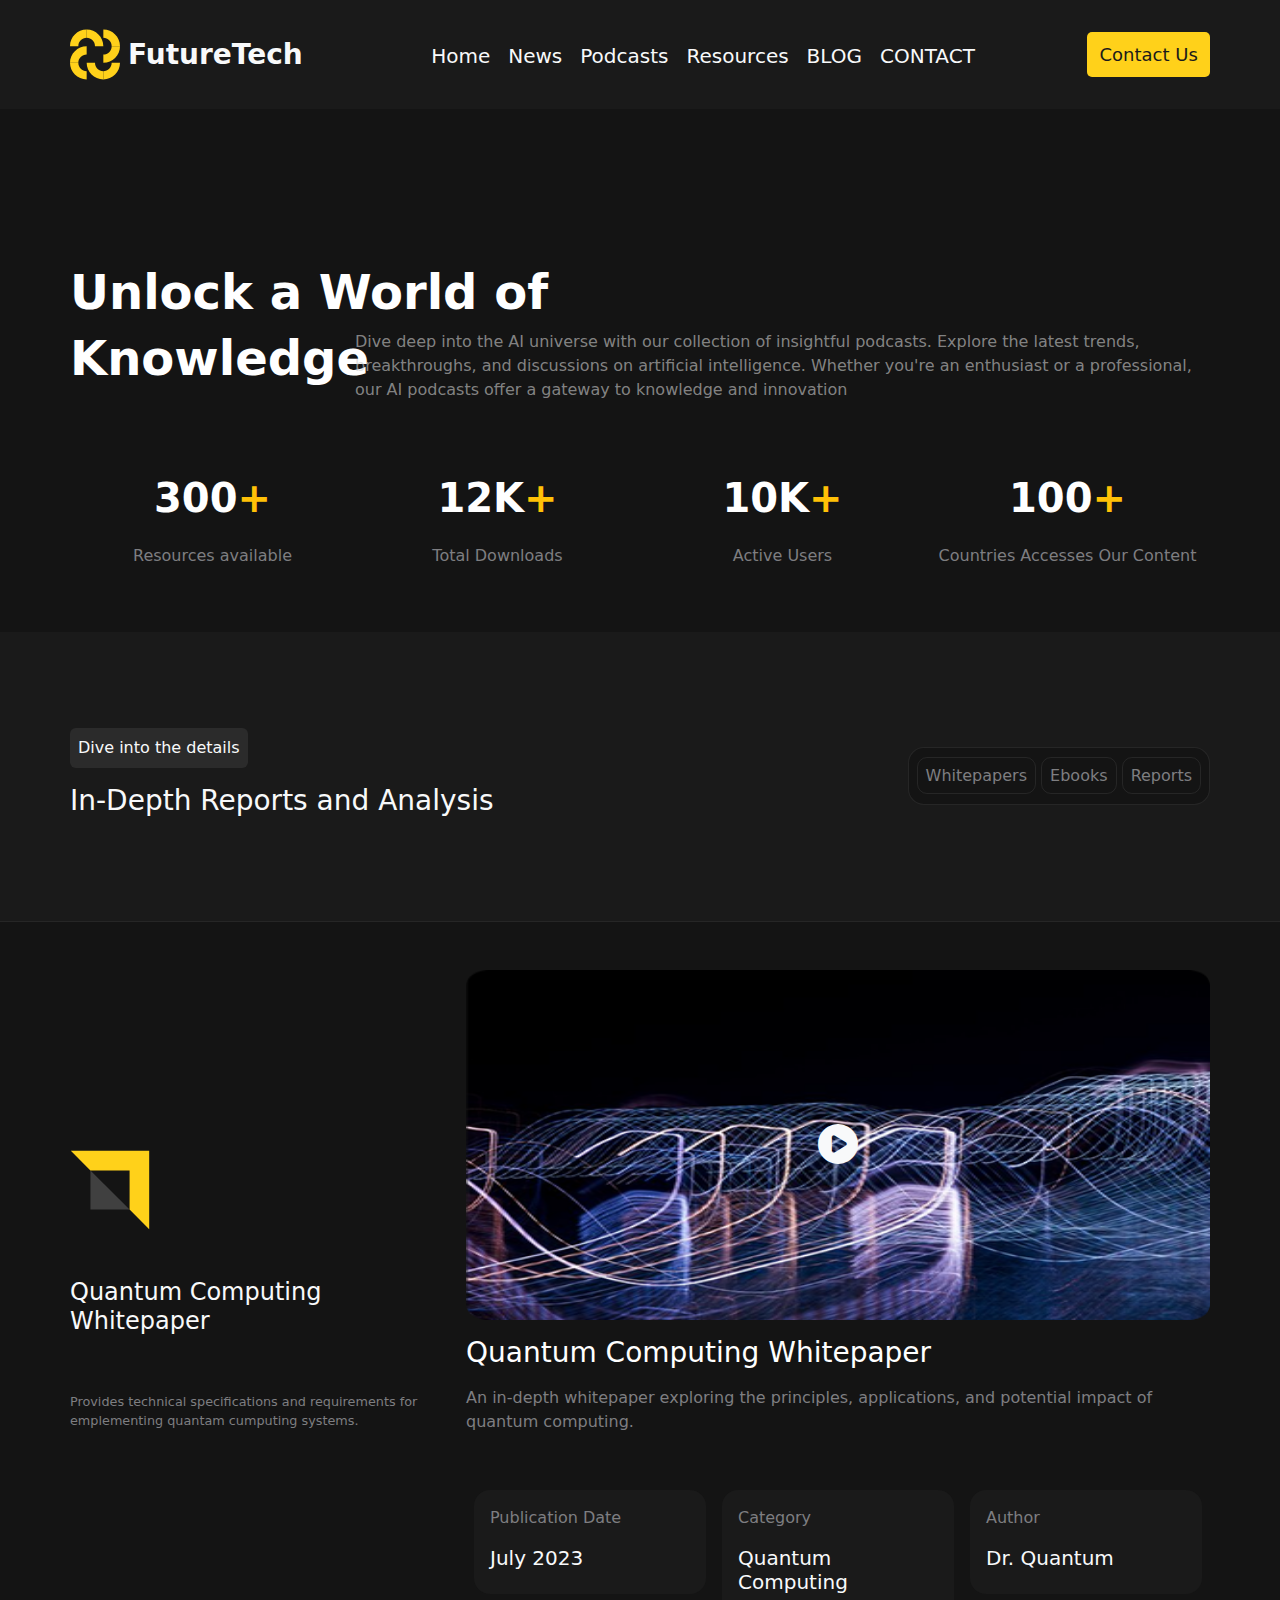
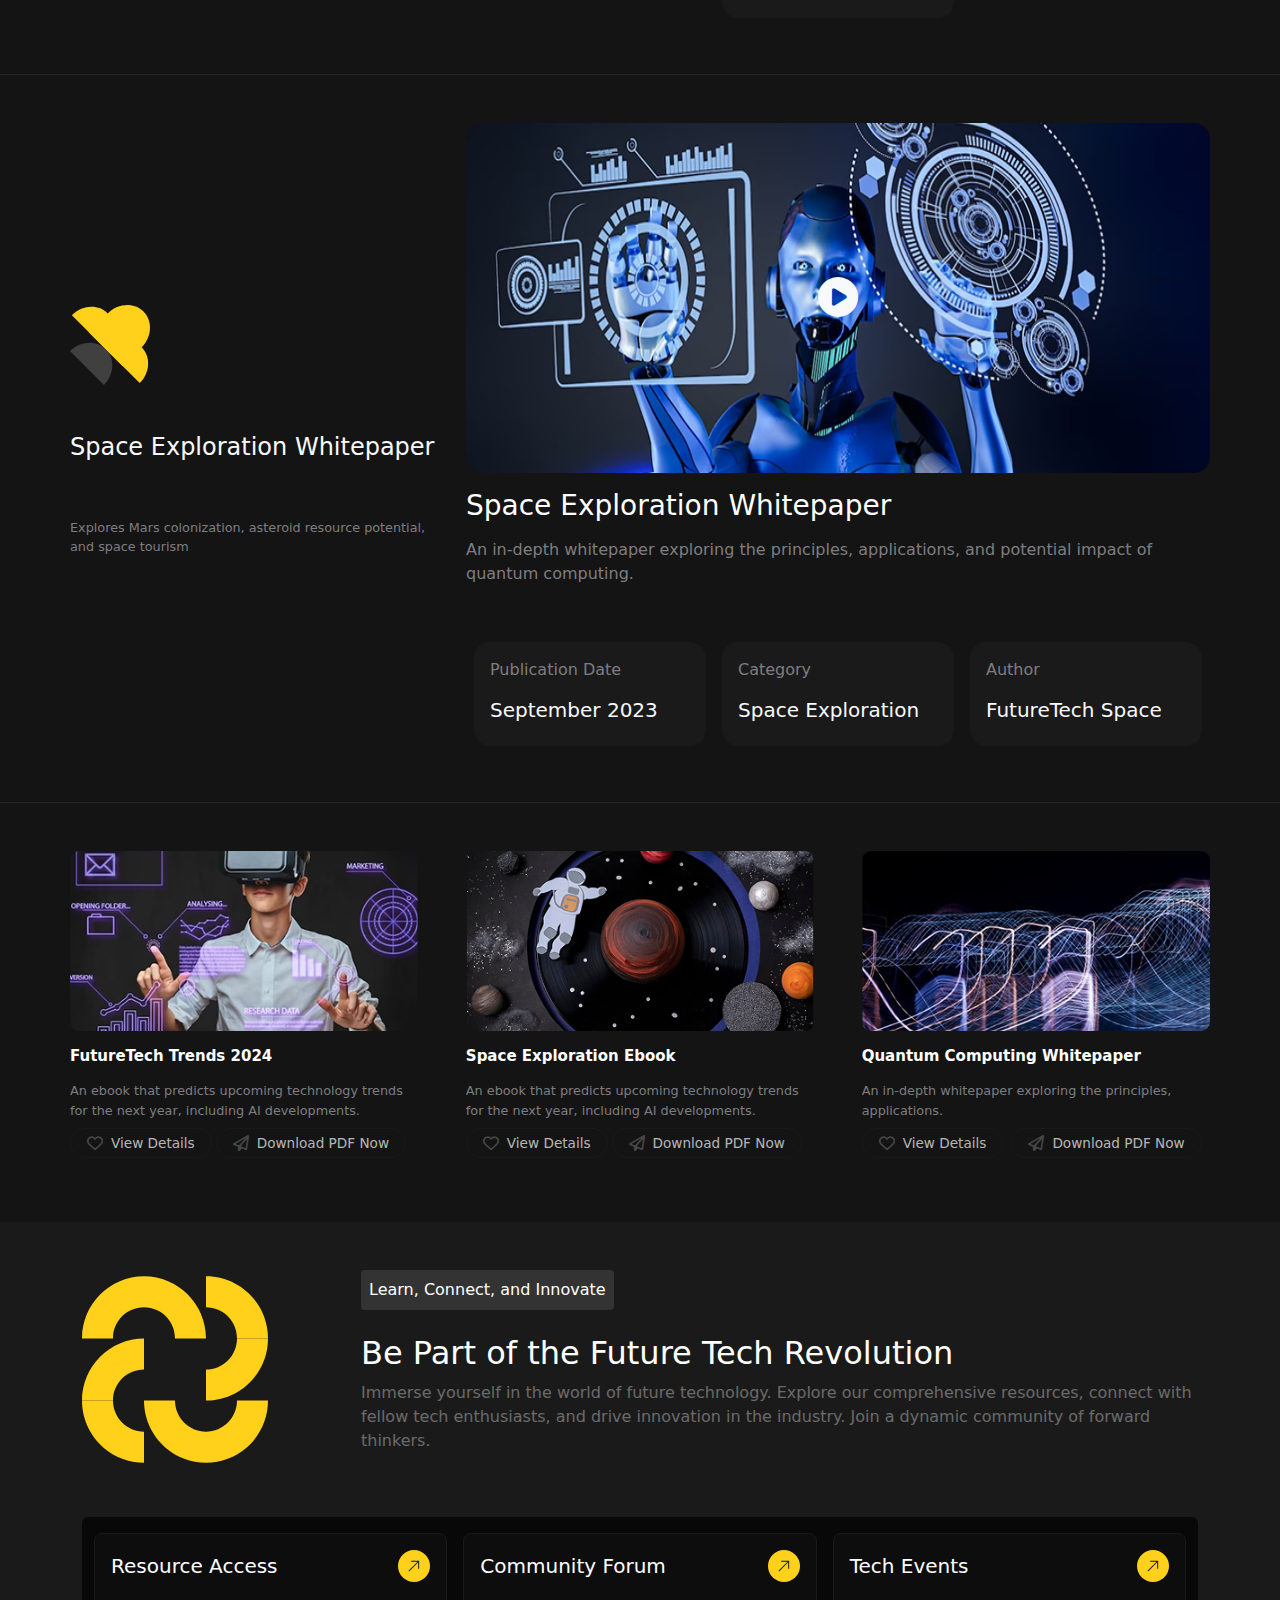
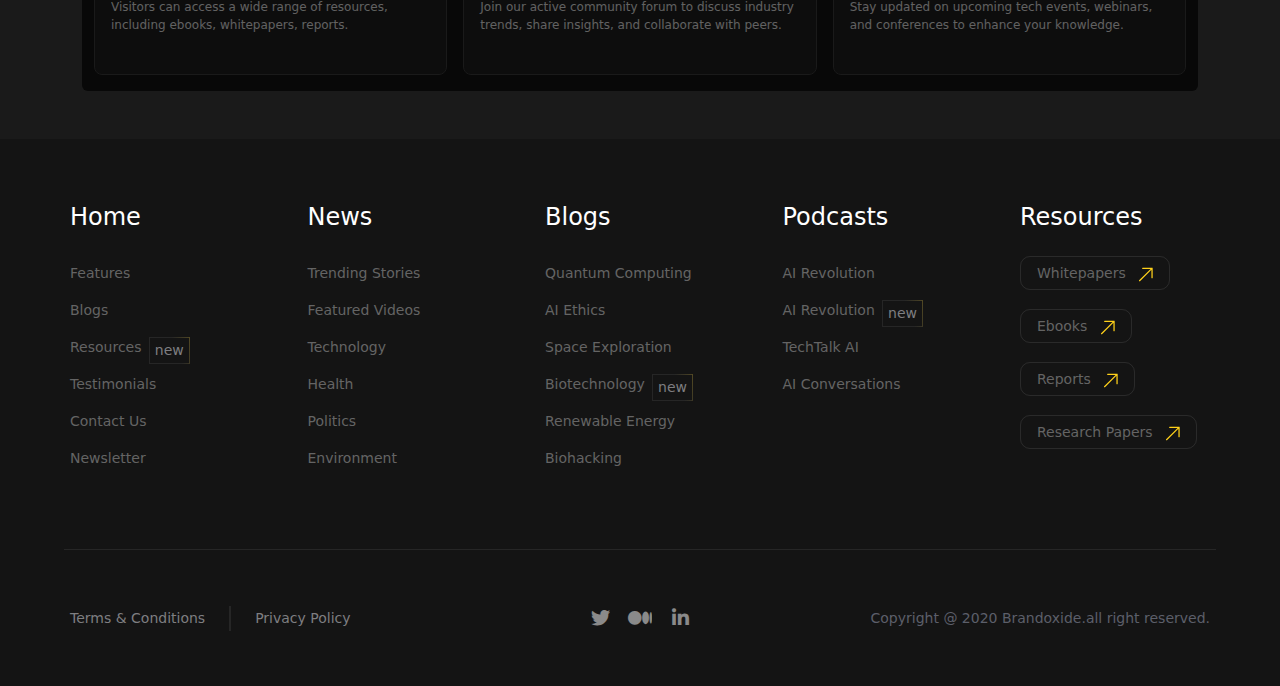
<file: resources.html>
<!DOCTYPE html>
<html lang="en">
<head>
    <meta charset="UTF-8" />
    <meta name="viewport" content="width=device-width, initial-scale=1.0" />
    <link
    rel="stylesheet"
    href="https://cdnjs.cloudflare.com/ajax/libs/font-awesome/6.7.2/css/all.min.css"
    integrity="sha512-Evv84Mr4kqVGRNSgIGL/F/aIDqQb7xQ2vcrdIwxfjThSH8CSR7PBEakCr51Ck+w+/U6swU2Im1vVX0SVk9ABhg=="
    crossorigin="anonymous"
    referrerpolicy="no-referrer"
    />
    <link rel="stylesheet" href="./assets/css/bootstrap.min.css" />

    <!-- css link -->
    <link rel="stylesheet" href="assets/css/resources.css" />
    <link rel="stylesheet" href="assets/css/footer.css" />
    <title>AI Blog | Resource page</title>
</head>
<body>

    <nav class="navbar navbar-expand-lg">
        <div class="container py-lg-3 py-sm-0 px-0">
        <a class="navbar-brand text-light fs-3 fw-bold d-flex align-items-center gap-2" href="index.html">
            <img src="assets/images/nav-group.svg" alt="" /> FutureTech
        </a>
        <button class="navbar-toggler" type="button" data-bs-toggle="collapse" data-bs-target="#navbarSupportedContent" aria-controls="navbarSupportedContent" aria-expanded="false" aria-label="Toggle navigation">
            <span class="navbar-toggler-icon"></span>
        </button>
        <div class="collapse navbar-collapse justify-content-between" id="navbarSupportedContent">
            <ul class="navbar-nav m-auto  mb-2 mb-lg-0">
            <li class="nav-item">
                <a class="nav-link text-light fs-5 fw-medium rounded-3" aria-current="page" href="index.html">Home</a>
            </li>
            <li class="nav-item">
                <a class="nav-link text-light fs-5 fw-medium rounded-3" href="news.html">News</a>
            </li>
            <li class="nav-item">
                <a class="nav-link text-light fs-5 fw-medium rounded-3"  href="podcast.html">Podcasts</a>
            </li>
            <li class="nav-item">
                <a class="nav-link text-light fs-5 fw-medium rounded-3" href="resources.html">Resources</a>
            </li>
            <li class="nav-item">
                <a class="nav-link text-light fs-5 fw-medium rounded-3" href="blog.html">BLOG</a>
            </li>
            <li class="nav-item">
                <a class="nav-link text-light fs-5 fw-medium rounded-3" href="contact.html">CONTACT</a>
            </li>
            </ul>
            <div class="contact-btn">
            <a href="" class="btn">Contact Us</a>
            </div>
        </div>
        </div>
    </nav>  

    <div class="section-1 container p-0">
        <div class="headline">
            <h1 class="d-block fw-bolder">Unlock a World of </h1>
            <div class="d-flex w-100 flex-lg-row flex-column">
                <h2 class="col-lg-3 col-12 fw-bolder">Knowledge</h2>
                <p class="col-lg-9 col-12"> Dive deep into the AI universe with our collection of insightful podcasts. Explore the latest trends, breakthroughs, and discussions on artificial intelligence. Whether you're an enthusiast or a professional, our AI podcasts offer a gateway to knowledge and innovation
                </p>
            </div>
        </div>
    </div>



    <section class="hero-section border-topp pb-5">
        <div class="container p-0">
            <div class="lower d-flex flex-md-row flex-column flex-wrap">
                <div class="col-lg-3 col-12 col-md-6">
                    <p class="p1 p-0 fs-1 fw-bolder">300<span class="text-warning">+</span></p>
                    <p class="p2">Resources available</p>
                </div>
                <div class="col-lg-3 col-12 col-md-6">
                    <p class="p1 p-0 fs-1 fw-bolder">12K<span class="text-warning">+</span></p>
                    <p class="p2">Total Downloads</p>
                </div>
                <div class="col-lg-3 col-12 col-md-6">
                    <p class="p1 p-0 fs-1 fw-bolder">10K<span class="text-warning">+</span></p>
                    <p class="p2">Active Users</p>
                </div>
                <div class="col-lg-3 col-12 col-md-6">
                    <p class="p1 p-0 fs-1 fw-bolder">100<span class="text-warning">+</span></p>
                    <p class="p2">Countries Accesses Our Content </p>
                </div>
                </div>
        </div>
    </section>






    <section class="section-6 feature-tech py-5">
        <div class="container px-0 py-5 d-flex align-items-center justify-content-between  flex-lg-row flex-column text-center text-lg-start">
            <div class="text col-lg-8 col-12">
                <p class="text-light p-2 rounded-2 p1 d-inline-block">
                    Dive into the details
                </p>
                <h3 class="text-light">
                In-Depth Reports and Analysis
                </h3>
            </div>
            <div class="btns col-lg-4 col-12 d-flex justify-content-lg-end justify-content-center mt-3 mt-lg-0">
                <div class="inner-btns py-3 px-2 rounded-4 d-block">
                    <a href="" class="btnn p-2">Whitepapers</a>    
                    <a href="" class="btnn p-2">Ebooks</a>
                    <a href="" class="btnn p-2">Reports</a>
                </div>
            </div>
        </div>
    </section>




    <section class="section-7  py-5 section-7--2">
        <div class="container d-flex p-0 flex-lg-row flex-column">
        <div class="left col-lg-4 d-flex flex-column justify-content-center gap-5 col-12 text-lg-start text-center">
            <img src="./assets/images/Group.svg" alt="" class="left-image m-lg-0 m-auto" />
            <h4 class="text-light">Quantum Computing Whitepaper</h4>
            <div class="left-lower border-0">
            <div class="left-left">
                <p class="col-10 col-12">Provides technical specifications and requirements for emplementing quantam cumputing systems.</p>
                
            </div>
            
            </div>
        </div>
        <div class="right col-lg-8 p-0 ps-lg-3 col-12 text-lg-start text-center">
            <div class="image p-0 rounded-4 overflow-hidden position-relative">
                <div class="overlay position-absolute d-flex justify-content-center align-items-center z-3 fs-1 text-light col-ms-12" style="inset: 0;">
                    <a href="">
                        <i class="fa-solid fa-circle-play text-light"></i>
                    </a>
                </div>
                <img
                src="./assets/images/Image (4).png"
                alt=""
                style="height: 350px"
                />
            </div>
            <div class="description">
                <h3 class="my-3 col-ms-12">Quantum Computing Whitepaper</h3>
                <p>An in-depth whitepaper exploring the principles, applications, and potential impact of quantum computing.</p>
            </div>
            <div class="details d-flex flex-md-row flex-column mt-5 p-0">
                <div class="col-md-4 col-12 p-2">
                <div class="details__left p-3 rounded-4">
                    <p class="">Publication Date</p>
                    <h5 class="text-light">July 2023</h5>
                </div>
                </div>
                <div class="col-md-4 col-12 p-2 mt-md-0 mt-3">
                <div class="details__right p-3 rounded-4">
                    <div class="">
                        <p>Category</p>
                        <h5 class="text-light">Quantum Computing</h5>
                    </div>
                </div>
                </div>
                <div class="col-md-4 col-12 p-2 mt-md-0 mt-3">
                <div class="detailes__lower p-3 rounded-4">
                    <p class="">Author</p>
                    <h5 class="text-light">Dr. Quantum</h5>
                </div>
                </div>
            </div>
        </div>
        </div>
    </section>



    <section class="section-7  py-5 section-7--2">
        <div class="container d-flex p-0 flex-lg-row flex-column">
        <div class="left col-lg-4 d-flex flex-column justify-content-center gap-5 col-12 text-lg-start text-center">
            <img src="./assets/images/Group 236.svg" alt="" class="left-image m-lg-0 m-auto" />
            <h4 class="text-light">Space Exploration Whitepaper</h4>
            <div class="left-lower border-0">
            <div class="left-left">
                <p class="col-10 col-12">Explores Mars colonization, asteroid resource potential, and space tourism</p>
                
            </div>
            
            </div>
        </div>
        <div class="right col-lg-8 p-0 ps-lg-3 col-12 text-lg-start text-center">
            <div class="image p-0 rounded-4 overflow-hidden position-relative">
                <div class="overlay position-absolute d-flex justify-content-center align-items-center z-3 fs-1 text-light" style="inset: 0;">
                    <a href="">
                        <i class="fa-solid fa-circle-play text-light"></i>
                    </a>
                </div>
                <img
                src="./assets/images/Image (1).png"
                alt=""
                style="height: 350px"
                />
            </div>
            <div class="description">
                <h3 class="my-3 col-ms-12">Space Exploration Whitepaper</h3>
                <p>An in-depth whitepaper exploring the principles, applications, and potential impact of quantum computing.</p>
            </div>
            <div class="details d-flex flex-md-row flex-column mt-5 p-0">
                <div class="col-md-4 col-12 p-2">
                <div class="details__left p-3 rounded-4">
                    <p class="">Publication Date</p>
                    <h5 class="text-light">September 2023</h5>
                </div>
                </div>
                <div class="col-md-4 col-12 p-2 mt-md-0 mt-3">
                <div class="details__right p-3 rounded-4">
                    <div class="">
                        <p>Category</p>
                        <h5 class="text-light">Space Exploration</h5>
                    </div>
                </div>
                </div>
                <div class="col-md-4 col-12 p-2 mt-md-0 mt-3">
                <div class="detailes__lower p-3 rounded-4">
                    <p class="">Author</p>
                    <h5 class="text-light">FutureTech Space</h5>
                </div>
                </div>
            </div>
        </div>
        </div>
    </section>





    <section class="similar-news py-5 border-topp">
        <div class="container p-0">
        <div class="d-flex flex-lg-row flex-column">
            <div class="col-lg-4 col-12 d-flex justify-content-start">
            <div class="card border-0 h-100 col-lg-11 col-12">
                <img
                src="./assets/images/Image (2).png"
                class="card-img-top col-12"
                alt="Progressive Politics"
                />
                <div class="card-body px-0 pt-3">
                <h5 class="card-title text-white">
                    FutureTech Trends 2024
                </h5>
                <span class="badgge bg-main mb-2 d-block">An ebook that predicts upcoming technology trends for the next year, including AI developments.</span>
                <div class="d-flex align-items-center justify-content-between">
                    <div class="d-flex align-items-center gap-1">
                    <div
                        class="d-flex align-items-center py-1 px-3 gap-2 bg-gray rounded-5 custom-bordeer buttonn"
                    >
                        <i class="fa-regular fa-heart iconn"></i>
                        <span class="interaction-count">View Details</span>
                    </div>
                    <div
                        class="d-flex align-items-center py-1 px-3 gap-2 bg-gray rounded-5 custom-bordeer buttonn"
                    >
                        <i class="fa-regular fa-paper-plane iconn"></i>
                        <span class="interaction-count">Download PDF Now</span>
                    </div>
                    </div>
                </div>
                </div>
            </div>
            </div>
            <div class="col-lg-4 col-12 d-flex justify-content-center">
            <div class="card border-0 h-100 col-lg-11 col-12">
                <img
                src="./assets/images/Image (3).png"
                class="card-img-top"
                alt="Tech Giants"
                />
                <div class="card-body px-0 pt-3 col-ms-12">
                <h5 class="card-title text-white">
                    Space Exploration Ebook
                </h5>
                <span class="badgge bg-main mb-2 d-block">An ebook that predicts upcoming technology trends for the next year, including AI developments.</span>
                <div class="d-flex align-items-center justify-content-between col-ms-12">
                    <div class="d-flex align-items-center gap-1">
                    <div
                        class="d-flex align-items-center py-1 px-3 gap-2 bg-gray rounded-5 custom-bordeer buttonn"
                    >
                        <i class="fa-regular fa-heart iconn"></i>
                        <span class="interaction-count">View Details </span>
                    </div>
                    <div
                        class="d-flex align-items-center py-1 px-3 gap-2 bg-gray rounded-5 custom-bordeer buttonn"
                    >
                        <i class="fa-regular fa-paper-plane iconn"></i>
                        <span class="interaction-count">Download PDF Now</span>
                    </div>
                    </div>
                </div>
                </div>
            </div>
            </div>
            <div class="col-lg-4 col-12 d-flex justify-content-end">
            <div class="card border-0 h-100 col-lg-11 col-12">
                <img
                src="./assets/images/Image (4).png"
                class="card-img-top"
                alt="COVID-19 Variants"
                />
                <div class="card-body px-0 pt-3">
                <h5 class="card-title text-white">Quantum Computing Whitepaper</h5>
                <span class="badgge bg-main mb-2 d-block">An in-depth whitepaper exploring the principles, applications.</span>
                <div class="d-flex align-items-center justify-content-between">
                    <div class="d-flex align-items-center gap-2">
                    <div
                        class="d-flex align-items-center py-1 px-3 gap-2 bg-gray rounded-5 custom-bordeer buttonn"
                    >
                        <i class="fa-regular fa-heart iconn"></i>
                        <span class="interaction-count">View Details</span>
                    </div>
                    <div
                        class="d-flex align-items-center py-1 px-3 gap-2 bg-gray rounded-5 custom-bordeer buttonn"
                    >
                        <i class="fa-regular fa-paper-plane iconn"></i>
                        <span class="interaction-count">Download PDF Now</span>
                    </div>
                    </div>
                </div>
                </div>
            </div>
            </div>
        </div>
        </div>
    </section>





    <section class="section-9 py-5">
        <div class="container">
            <div class="text-white mb-5 d-flex justify-content-between">
                <div class="col-2">
                    <img src="./assets/images/nav-group.svg" />
            </div>
            <div class="col-9">
                <p
                class="text-white w-fit p-2 rounded-1 mb-4 d-inline-block"
                style="background-color: #333333"
            >
                Learn, Connect, and Innovate
            </p>
  
            <h2>Be Part of the Future Tech Revolution</h2>
            <p class="text-white-50">
                Immerse yourself in the world of future technology. Explore our
                comprehensive resources, connect with fellow tech enthusiasts, and
                drive innovation in the industry. Join a dynamic community of
                forward thinkers.
            </p>
            </div>
        </div>
        <div class="d-flex flex-lg-row flex-column py-3 px-1 rounded-2 gap-lg-0 gap-3 overflow-hidden" style="background-color: #080808">
            <div class="col-lg-4 px-lg-2 px-4">
            <div class="cardd p-3 custom-bordeer rounded-3">
                <div
                class="d-flex justify-content-between align-items-center mb-3"
                >
                <h5 class="text-white mb-0">Resource Access</h5>
            <div class="rounded-circle">
                    <a href="">
                    <img
                        src="./assets/images/up-right-arrow-hero-section.svg"
                    />
                    </a>
                </div>
                </div>
                <p class="text-white-50 mb-4">
                    Visitors can access a wide range of resources, including ebooks,
                    whitepapers, reports.
                </p>
            </div>
            </div>
            <div class="col-lg-4 px-lg-2 px-4">
            <div class="cardd p-3 custom-bordeer rounded-3">
                <div
                class="d-flex justify-content-between align-items-center mb-3"
                >
                <h5 class="text-white mb-0">Community Forum</h5>
                <div class="rounded-circle">
                    <a href="">
                        <img
                            src="./assets/images/up-right-arrow-hero-section.svg"
                        />
                    </a>
                </div>
                </div>
                <p class="text-white-50 mb-4">
                    Join our active community forum to discuss industry trends,
                    share insights, and collaborate with peers.
                </p>
            </div>
            </div>
            <div class="col-lg-4 px-lg-2 px-4">
            <div class="cardd p-3 custom-bordeer rounded-3 ">
                <div
                class="d-flex justify-content-between align-items-center mb-3"
                >
                <h5 class="text-white mb-0">Tech Events</h5>
                <div class="rounded-circle">
                    <a href="">
                        <img
                        src="./assets/images/up-right-arrow-hero-section.svg"
                        />
                    </a>
                </div>
                </div>
                <p class="text-white-50 mb-4">
                    Stay updated on upcoming tech events, webinars, and conferences
                    to enhance your knowledge.
                </p>
            </div>
            </div>
        </div>
        </div>
      </section>

    <footer>
        <div class="footer-upper">
        <div class="container p-0 flex-md-row flex-wrap flex-column justify-content-between">
            <div class="column col-lg-2 col-md-5 col-12">
            <h5>Home</h5>
            <ul class="p-0">
                <li><a href="">Features</a></li>
                <li><a href="">Blogs</a></li>
                <li><a href="" class="new">Resources</a></li>
                <li><a href="">Testimonials</a></li>
                <li><a href="">Contact Us</a></li>
                <li><a href="">Newsletter</a></li>
            </ul>
            </div>
            <div class="column col-lg-2 col-md-5 col-12 mt-lg-0 mt-5">
            <h5>News</h5>
            <ul class="p-0">
                <li><a href="">Trending Stories</a></li>
                <li><a href="">Featured Videos</a></li>
                <li><a href="">Technology</a></li>
                <li><a href="">Health</a></li>
                <li><a href="">Politics</a></li>
                <li><a href="">Environment</a></li>
            </ul>
            </div>
            <div class="column col-lg-2 col-md-5 col-12 mt-lg-0 mt-5">
            <h5>Blogs</h5>
            <ul class="p-0">
                <li><a href="">Quantum Computing</a></li>
                <li><a href="">AI Ethics</a></li>
                <li><a href="">Space Exploration</a></li>
                <li><a href="" class="new">Biotechnology</a></li>
                <li><a href="">Renewable Energy</a></li>
                <li><a href="">Biohacking</a></li>
            </ul>
            </div>
            <div class="column col-lg-2 col-md-5 col-12 mt-lg-0 mt-5">
            <h5>Podcasts</h5>
            <ul class="p-0">
                <li><a href="">AI Revolution</a></li>
                <li><a href="" class="new">AI Revolution</a></li>
                <li><a href="">TechTalk AI</a></li>
                <li><a href="">AI Conversations</a></li>
            </ul>
            </div>
            <div class="column column-5 col-lg-2 col-md-5 col-12 mt-lg-0 mt-5">
            <h5>Resources</h5>
            <ul class="p-0">
                <li>
                <a href=""
                    >Whitepapers
                    <img src="assets/images/up-right-arrow.svg" alt=""
                /></a>
                </li>
                <li>
                <a href=""
                    >Ebooks <img src="assets/images/up-right-arrow.svg" alt=""
                /></a>
                </li>
                <li>
                <a href=""
                    >Reports <img src="assets/images/up-right-arrow.svg" alt=""
                /></a>
                </li>
                <li>
                <a href=""
                    >Research Papers
                    <img src="assets/images/up-right-arrow.svg" alt=""
                /></a>
                </li>
            </ul>
            </div>
        </div>
        </div>
        <div class="footer-border"></div>
        <div class="footer-lower">
        <div class="container p-0 d-flex align-items-center flex-lg-row flex-column justify-content-between gap-lg-0 gap-3">
            <div class="terms-policy col-lg-4 col-12 justify-content-center justify-content-lg-start">
            <p class="p1 m-0"><a href="">Terms & Conditions</a></p>
            <div class="separate"></div>
            <p class="p2 m-0"><a href="">Privacy Policy</a></p>
            </div>
            <ul class="d-flex justify-content-center align-items-center m-0 p-0 col-lg-4 col-12">
            <li>
                <a href=""><i class="fa-brands fa-twitter"></i></a>
            </li>
            <li>
                <a href=""><i class="fa-brands fa-medium"></i></a>
            </li>
            <li>
                <a href=""><i class="fa-brands fa-linkedin-in"></i></a>
            </li>
            </ul>
            <div class="copyright col-lg-4 col-12 d-flex justify-content-lg-end justify-content-center align-items-center">
            Copyright @ 2020 Brandoxide.all right reserved.
            </div>
        </div>
        </div>
    </footer>





                        <!-- bootstrab js link -->
    <script src="./assets/js/bootstrap.bundle.min.js"></script>

</body>
</html>
</file>
<file: assets/css/home.css>
* {
    margin: 0;
    padding: 0;
    box-sizing: border-box;
    outline: none;
}

html {
    scroll-behavior: smooth;
    font-family: system-ui, -apple-system, BlinkMacSystemFont, 'Segoe UI', Roboto, Oxygen, Ubuntu, Cantarell, 'Open Sans', 'Helvetica Neue', sans-serif;
}

.container {
    width: 90%;
    margin: auto;
}

a {
    text-decoration: none;
}

ul {
    list-style: none;
}

img {
    width: 100%;
    height: 100%;
}

:root {
    --bgc-black-80: #141414;
    --bgc-black-70: #1A1A1A;
    --color-black-25: #7E7E81;
    --color-yellow: #FFD11A;
    --color-white: #fff;
    --border-color: #7e7e812c;
}


.hero-section {
    background-color: var(--bgc-black-80);
}

.hero-section .content h1 {
    font-size: 3rem;
    font-weight: 700;
    color: var(--color-white);
}

.hero-section .content .p1{
    font-size: 3rem;
    color: var(--color-white);
    font-weight: 700;
}

.hero-section .content span{
    color: var(--color-yellow);
}

.hero-section .details{
    display: flex;
    flex-direction: column;
    justify-content: end;
    height: 20rem;
    overflow: hidden;
    height: inherit;
    position: relative;
    z-index: 0;
}
.detailss{
    position: absolute;
    left: -25%;
    top: -30%;
    right: 0;
    bottom: 0;
    background-image: url(../images/Abstract\ Design.svg);
    background-repeat: no-repeat;
    opacity: .5;
    z-index: -1;
    scale: 0.5;
}

.hero-section .images-icons{
    width: 10rem;
    height: 3rem;
}

.hero-section .details .btn{
    color: var(--color-black-25);
    border: 1px solid var(--bgc-black-70);
    border-radius: 10px;
    transition: .5s;
}

.hero-section .details .btn:hover {
    border-color: var(--color-yellow);
}

.hero-section .details .btn img{
    width: 1rem;
    height: 1rem;
}

.hero-section__lower--paragraph-1 h3 {
    font-size: 1.2rem;
    font-weight: 500;
    color: var(--color-white);
}

.hero-section p {
    font-size: .8rem;
    font-weight: 400;
    color: var(--color-black-25);
}

.hero-section__lower .arrow {
    width: 3rem;
    height: 3rem;
    border-radius: 50%;
    background-color: var(--color-yellow);
}

.hero-section__lower .arrow img {
    width: 1.5rem;
    height: 1.5rem;
}

.feature-tech{
    background-color: var(--bgc-black-70);
}

.feature-tech p{
    display: inline-block;
    background-color: #333;
    font-size: 1rem;
}

.feature-tech h3{
    font-size: 2rem;
}

.futureTech-section{
    background-color: var(--bgc-black-80);
}

.futureTech-section-2 {
    border-top: 1px solid var(--border-color);
}

.futureTech-section .card{
    background-color: var(--bgc-black-70);
}

.futureTech-section p{
    color: var(--color-black-25);
}

.feature-tech .btnn{
    color: var(--color-black-25);
    border: 1px solid var(--bgc-black-70);
    border-radius: 10px;
    background-color: var(--bgc-black-80);
    transition: .5s;
}

.feature-tech .btnn:hover {
    border-color: var(--color-yellow);
}

.feature-tech .btnn img {
    width: 1rem;
    height: 1rem;
}

.section-5 {
    background-color: var(--bgc-black-80);
}

.section-5 .header li a {
    color: var(--color-black-25);
    border: 1px solid var(--bgc-black-70);
    width: 10rem;
    height: 3rem;
    font-size: 1rem;
    transition: .3s;
}

.section-5 .header li a:hover {
    color: var(--color-white);
    background-color: var(--bgc-black-70);
}

.section-5  .cardd {
    border-top: 1px solid var(--border-color);
}

.section-5 .buttoonn {
    cursor: pointer;
    border: 1px solid var(--border-color);
    transition: .5s;
}

.section-5 .buttoonn:hover {
    border-color: var(--color-yellow);
}

.section-5 .btnn .btn {
    color: var(--color-black-25);
    border: 1px solid var(--bgc-black-70);
    border-radius: 10px;
    background-color: var(--bgc-black-80);
    height: 3rem;
    transition: .5s;
}

.section-5 .btnn .btn:hover {
    border-color: var(--color-yellow);
}

.section-5 .btnn .btn img {
    width: 1rem;
    height: 1rem;
}

.section-5 .image {
    width: 5rem;
    height: 5rem;
    border-radius: 50%;
    overflow: hidden;
}

.section-5 .btns, .section-5 p {
    color: var(--color-black-25);
}

.section-5 .btns .d-flex {
    width: 6rem;
    height: 2.5rem;
    background-color: var(--bgc-black-70);
}

.right__btn .btnn{
    color: var(--color-black-25);
    border: 1px solid var(--bgc-black-70);
    border-radius: 10px;
    background-color: var(--bgc-black-80);
    transition: .5s;
}

.right__btn .btnn:hover {
    border-color: var(--color-yellow);
}

.section-7 .left {
    height: inherit;
}

.section-7 .right h5.col-3 {
    font-size: 1.5rem;
}

.section-7 .left .left-image{
    width: 5rem;
    height: 5rem;
}


.section-7 .left .left__btn .btnn {
    width: 100%;
    color: var(--color-black-25);
    border: 1px solid var(--border-color);
    border-radius: 10px;
    background-color: var(--bgc-black-70);
    height: 3rem;
    transition: .5s;
}

.section-7 .left .left__btn .btnn:hover {
    border-color: var(--color-yellow);
}

.section-7 .left .left__btn .btnn img {
    width: 1rem;
    height: 1rem;
}


.section-7 .left .left-lower {
    background-color: var(--bgc-black-70);
    border: 1px solid var(--border-color);
}

.section-7 .left .left-lower p {
    font-size: 0.8rem;
}

.section-7 .left .left-lower h5 {
    font-size: 1.4rem;
}

.section-7 {
    background-color: var(--bgc-black-80);
}

.section-7 p{
    color: var(--color-black-25);
}

.section-7 .right .details__left, .section-7 .right .details__right, .section-7 .right .detailes__lower {
    background-color: var(--bgc-black-70);
}

.section-7--2 {
    border-top: 1px solid var(--border-color);
}

.section-8 {
    background-color: var(--bgc-black-80);
}


.section-8 .title .info-details h3{
    font-size: 1.3rem;
}

.section-8 .title .info-details p{
    font-size: 1rem;
    color: var(--color-black-25);
}

.section-8 .info p{
    font-size: 0.8rem;
    color: var(--color-black-25);
}

.section-8 .info{
    background-color: var(--bgc-black-70);
    border: 1px solid var(--border-color);
}

.section-8 .info .stars {
    top: -15%;
    left: 0;
    right: 0;
}

.section-8 .info ul{
    background-color: var(--bgc-black-80);
    border: 1px solid var(--border-color);
}

.section-8 .lower {
    border-top: 1px solid var(--border-color);
}





.section-9 {
    background-color: var(--bgc-black-70);
}

.section-9 .rounded-circle {
    background-color: #FFD11A;
    width: 32px;
    height: 32px;
    display: flex;
    align-items: center;
    justify-content: center;
}

.section-9 .custom-bordeer {
    border: 1px solid #1A1A1A;
}

.section-9.buttonn {
    cursor: pointer;
}

.section-9 .custom-bordeer img{
    width: 1rem;
    height: 1rem;
}

.section-9 .text-white-50 {
    opacity: 0.7;
}

.section-9 .similar-news .card {
    background: transparent !important;
    overflow: hidden;
    height: 100%;
}

.section-9 .similar-news .card-img-top {
    height: 180px;
    width: 100%;
    object-fit: cover;
    border-radius: 9px;
}

.section-9 .similar-news p {
    font-size: 18px;
    font-weight: 400;
}

.section-9 .iconn {
    color: rgba(255, 255, 255, 0.233);
}



.section-9 .similar-news .card-title {
    font-size: 15px !important;
    margin-bottom: 1rem;
    font-weight: 600;
}

.section-9 .similar-news .badgge {
    background-color: transparent;
    color: var(--color-black-25);
    font-size: .8rem;
    font-weight: 500;
}

.section-9 .similar-news .interaction-count {
    font-size: 0.85rem;
}

.section-9 .cardd {
    background-color: #0f0f0fcb;
    transition: all .5s;
}

.section-9 .cardd p {
    font-size: 12px;
    font-weight: 400;
}

.section-9 .cardd:hover {
    transform: scale(1.05);
}
</file>
<file: assets/css/footer.css>
* {
    margin: 0;
    padding: 0;
    box-sizing: border-box;
    outline: none;
}

body{
    padding-top: 4rem;
}

html {
    scroll-behavior: smooth;
    font-family: system-ui, -apple-system, BlinkMacSystemFont, 'Segoe UI', Roboto, Oxygen, Ubuntu, Cantarell, 'Open Sans', 'Helvetica Neue', sans-serif;
}

.container {
    width: 90%;
    margin: auto;
}

a {
    text-decoration: none;
}


img {
    width: 100%;
    height: 100%;
}

:root {
    --bgc-black-80: #141414;
    --bgc-black-70: #1A1A1A;
    --color-black-25: #7E7E81;
    --color-yellow: #FFD11A;
    --color-white: #fff;
    --border-color: #7e7e812c;
}

.navbar {
    background-color: var(--bgc-black-70);
    position: fixed;
    top: 0;
    left: 0;
    right: 0;
    z-index: 5;
}

.navbar .navbar-brand {
    display: flex;
    align-items: center;
    justify-content: space-between;
}

.navbar  .container li a {
    color: var(--color-black-25);
    padding: .3rem .7rem;
    transition: 0.5s;
    border: 1px solid transparent;
}

.navbar  .container li a:hover {
    border-color: var(--border-color);
}

.navbar  .container li a:hover {
    color: var(--color-white);
    background-color: var(--bgc-black-80);
}

.navbar .container .contact-btn .btn {
    font-weight: 500;
    color: var(--bgc-black-70);
    background-color: var(--color-yellow);
    font-size: 18px;
    border-radius: 5px;
    padding: 0.5rem 0.7rem;
    transition: .5s;
}

.navbar .container .contact-btn .btn:hover {
    color: var(--color-white);
    background-color: var(--bgc-black-80);
}

#navbarSupportedContent{
    transition: .5s;
}








footer {
    background-color: var(--bgc-black-80);
    font-size: 14px;
}
footer ul {
    list-style: none;
}

.footer-upper {
    padding-block: 4rem;
}

.footer-upper .container {
    display: flex;
    gap: 1%;
}

footer .column li {
    margin-bottom: 1rem;
}

footer .column li a {
    color: #646464;
    transition: 0.3s;
    position: relative;
}

footer .column li a.new::after {
    content: 'new';
    position: absolute;
    right: -3rem;
    border: 1px solid;
    border-image-slice: 5;
    border-image-source: linear-gradient(70.33deg, #262626 61.2%, #FFD119 216.15%);
    color: var(--color-black-25);
    padding: 0.1rem 0.3rem;
}

footer .column li a:hover {
    color: var(--color-white);
}

.column-5 ul li {
    margin-bottom: 2rem;
}

.column-5 a {
    border: 1px solid #7e7e8136;
    border-radius: 10px;
    padding: 0.5rem 1rem;
    transition: .5s;
}

.column-5 a:hover{
    border-color: var(--color-yellow);
}

.column-5 a img {
    width: 15px;
    height: 15px;
    margin-left: 0.5rem;
}

.column h5 {
    color: var(--color-white);
    margin-bottom: 2rem;
    font-size: 1.5rem;
}

.footer-lower{
    padding-block: 3rem;
    color: #5C5F6A;
}

.footer-border {
    border-bottom: 1px solid var(--border-color);
    width: 90%;
    margin: auto;
}

.terms-policy {
    display: flex;
    align-items: center;
    gap: 1.5rem;
}

.terms-policy .separate {
    height: 25px;
    width: 2px;
    background-color: var(--border-color);
}

.terms-policy .p1 a {
    color: var(--color-black-25);
    font-weight: 500;
    transition: .3s;
}

.terms-policy .p2 a {
    color: var(--color-black-25);
    font-weight: 500;
    transition: .3s;
}

.terms-policy a:hover {
    color: var(--color-white);
}

.footer-lower ul li a i {
    width: 2.5rem;
    height: 2.5rem;
    color: #ffffff;
    border-radius: 50%;
    font-size: 1.2rem;
    display: flex;
    justify-content: center;
    align-items: center;
    opacity: 0.5;
    transition: 0.5s;
}

.footer-lower ul li a i:hover {
    opacity: 1;
    background-color: var(--bgc-black-70);
}
</file>
<file: assets/css/blog.css>
body {
    font-family: system-ui, -apple-system, BlinkMacSystemFont, 'Segoe UI', Roboto, Oxygen, Ubuntu, Cantarell, 'Open Sans', 'Helvetica Neue', sans-serif;
    scroll-behavior: smooth;
}

:root {
    --bgc-black-80: #141414;
    --bgc-black-70: #1A1A1A;
    --color-black-25: #7E7E81;
    --color-yellow: #FFD11A;
    --color-white: #fff;
    --border-color: #7e7e812c;
}

.w-fit {
    width: fit-content;
}

.main-color {
    color: #FFD11A;
}

.bg-main {
    background-color: #ffd11a86;
    color: rgba(245, 245, 245, 0.863);
}

.rounded-circle {
    background-color: #FFD11A;
    width: 32px;
    height: 32px;
    display: flex;
    align-items: center;
    justify-content: center;
}

.bg-gray {
    background-color: #1a1a1a71;
    padding-inline: 10px;
    padding-block: 5px;
}

.buttonn {
    transition: all 0.5s;
}

.buttonn:hover {
    background-color: transparent;
    border: 1px solid var(--color-yellow);

}

.hero-section {
    background: linear-gradient(rgba(0, 0, 0, 0.3), rgba(0, 0, 0, 0.3)),
        url('../images/f6c37edcb06722e854c1bd926a092148.png');
    background-size: cover;
    background-position: center;
    display: flex;
    align-items: flex-end;
    padding-bottom: 3rem;
    position: relative;
    box-shadow: inset 0px -90px 50px rgba(0,0,0,.5);
}

.article-section {
    height: 100%;
    border-top: 1px solid #1A1A1A;
}

.content-area,
.sidebar {
    height: calc(100vh +130px);
    position: relative;
    overflow: hidden;
}

.content-area {
    position: relative;
    padding-bottom: 60px;
}

.content-area::after {
    content: '';
    position: absolute;
    bottom: 0;
    left: 0;
    right: 0;
    height: 150px;
    background: linear-gradient(to bottom, transparent, #0f0f0f 90%);
    pointer-events: none;
}

.content-area h2 {
    font-size: 1.55rem;
    font-weight: 600;
    margin-bottom: 1.5rem;
}

.content-area p {
    line-height: 1.5;
    font-weight: 400;
    font-size: medium;
    margin-bottom: 2rem;
}

.content-area .btn-outline-light {
    position: absolute;
    bottom: 20px;
    left: 50%;
    transform: translateX(-50%);
    z-index: 1;
    padding: 0.75rem 2rem;
}

.sidebar {
    background-color: #0f0f0f;

}

.sidebar ul {
    margin-bottom: 0;

}

.interaction-icons {
    display: flex;
    align-items: center;
    justify-content: space-between;
    margin-bottom: 2rem;
    padding-bottom: 1.5rem;

}



.fa-heart {
    color: #FF5500;
    cursor: pointer;
}


.far.fa-eye,
.far.fa-comment {
    color: #ffffff;
    cursor: pointer;
}



.interaction-count {
    color: rgba(255, 255, 255, 0.7);
    font-size: 0.9rem;
}

.custom-bordeer {
    border: 1px solid #1A1A1A;
}

.buttonn {
    cursor: pointer;
}

.custom-bordeer img{
    width: 1rem;
    height: 1rem;
}

.text-white-50 {
    opacity: 0.7;
}

.similar-news .card {
    background: transparent !important;
    overflow: hidden;
    height: 100%;
}

.similar-news .card-img-top {
    height: 180px;
    width: 100%;
    object-fit: cover;
    border-radius: 9px;
}

.similar-news p {
    font-size: 18px;
    font-weight: 400;
}

.iconn {
    color: rgba(255, 255, 255, 0.233);
}



.similar-news .card-title {
    font-size: 15px !important;
    margin-bottom: 1rem;
    font-weight: 600;
}

.similar-news .badgge {
    background-color: transparent;
    color: var(--color-black-25);
    font-size: .8rem;
    font-weight: 500;
}

.similar-news .interaction-count {
    font-size: 0.85rem;
}

.cardd {
    background-color: #0f0f0fcb;
    transition: all .5s;
}

.cardd p {
    font-size: 12px;
    font-weight: 400;
}

.cardd:hover {
    transform: scale(1.05);
}

.buttoonn {
    cursor: pointer;
    border: 1px solid var(--border-color);
    transition: .5s;
}

.buttoonn:hover {
    border-color: var(--color-yellow);
}




.section-9 {
    background-color: var(--bgc-black-70);
}

.section-9 .rounded-circle {
    background-color: #FFD11A;
    width: 32px;
    height: 32px;
    display: flex;
    align-items: center;
    justify-content: center;
}

.section-9 .custom-bordeer {
    border: 1px solid #1A1A1A;
}

.section-9.buttonn {
    cursor: pointer;
}

.section-9 .custom-bordeer img{
    width: 1rem;
    height: 1rem;
}

.section-9 .text-white-50 {
    opacity: 0.7;
}

.section-9 .similar-news .card {
    background: transparent !important;
    overflow: hidden;
    height: 100%;
}

.section-9 .similar-news .card-img-top {
    height: 180px;
    width: 100%;
    object-fit: cover;
    border-radius: 9px;
}

.section-9 .similar-news p {
    font-size: 18px;
    font-weight: 400;
}

.section-9 .iconn {
    color: rgba(255, 255, 255, 0.233);
}



.section-9 .similar-news .card-title {
    font-size: 15px !important;
    margin-bottom: 1rem;
    font-weight: 600;
}

.section-9 .similar-news .badgge {
    background-color: transparent;
    color: var(--color-black-25);
    font-size: .8rem;
    font-weight: 500;
}

.section-9 .similar-news .interaction-count {
    font-size: 0.85rem;
}

.section-9 .cardd {
    background-color: #0f0f0fcb;
    transition: all .5s;
}

.section-9 .cardd p {
    font-size: 12px;
    font-weight: 400;
}

.section-9 .cardd:hover {
    transform: scale(1.05);
}
</file>
<file: assets/css/contact.css>
* {
    margin: 0;
    padding: 0;
    box-sizing: border-box;
    outline: none;
}

html {
    scroll-behavior: smooth;
    font-family: system-ui, -apple-system, BlinkMacSystemFont, 'Segoe UI', Roboto, Oxygen, Ubuntu, Cantarell, 'Open Sans', 'Helvetica Neue', sans-serif;
}

.container {
    width: 90%;
    margin: auto;
}

a {
    text-decoration: none;
}

ul {
    list-style: none;
}

img {
    width: 100%;
    height: 100%;
}

:root {
    --bgc-black-80: #141414;
    --bgc-black-70: #1A1A1A;
    --color-black-25: #7E7E81;
    --color-yellow: #FFD11A;
    --color-white: #fff;
    --border-color: #7e7e812c;
}

.section-1 {
    padding-top: 8rem;
    background-color: var(--bgc-black-80);
}

.section-1 p{
    color: var(--color-black-25);
}

.section-1 ul li a i {
    width: 3rem;
    height: 2.5rem;
    color: #ffffff;
    background-color: var(--bgc-black-70);
    border: 1px solid var(--border-color);
    font-size: 1.2rem;
    transition: 0.5s;
}

.section-1 ul li a i:hover {
    opacity: 1;
    scale: 1.05;
    border-color: var(--color-yellow);
}

.section-1 .btnn{
    color: var(--color-black-25);
    border: 1px solid var(--bgc-black-70);
    border-radius: 5px;
    background-color: var(--bgc-black-70);
    transition: .5s;
    max-width: fit-content;
}

.section-1 .btnn:hover {
    border-color: var(--color-yellow);
}

.section-1 .btnn img {
    width: 1rem;
    height: 1rem;
}




.inner-shadow {
    box-shadow: inset 0 -75px 80px 0 #000;
}

.section-7 .left {
    height: inherit;
}

.section-7 .right h5.col-3 {
    font-size: 1.5rem;
}

.section-7 .left .left-image {
    width: 5rem;
    height: 5rem;
}


.section-7 .left .btnn {
    max-width: fit-content;
    color: var(--color-black-25);
    border: 1px solid var(--border-color);
    background-color: var(--bgc-black-70);
    height: 3rem;
    transition: .5s;
}

.section-7 .left .btnn:hover {
    border-color: var(--color-yellow);
}

.section-7 .left .btnn img {
    width: 1rem;
    height: 1rem;
}


.section-7 .left .left-lower p {
    font-size: 0.8rem;
}

.section-7 .left .left-lower h5 {
    font-size: 1rem;
}

.section-7 {
    background-color: var(--bgc-black-80);
}

.section-7 p {
    color: var(--color-black-25);
}

.section-7 .right .details__left,
.section-7 .right .details__right,
.section-7 .right .detailes__lower {
    background-color: var(--bgc-black-70);
}

.section-7--2 {
    border-top: 1px solid var(--border-color);
}

.section-7 form input:where(:not(input[type="checkbox"] , input[type="submit"])){
    background-color: var(--bgc-black-70);
    outline: none;
    border: 1px solid var(--border-color);
}

.section-7 form textarea {
    background-color: var(--bgc-black-70);
    outline: none;
    border: 1px solid var(--border-color);
    width: 100%;
    min-height: 10rem;
}

.section-7 form input[type="checkbox"] {
    appearance: none; 
    width: 20px;
    height: 20px;
    border: 1px solid var(--border-color); 
    border-radius: 4px;
    background-color: transparent;
    cursor: pointer;
    position: relative;
}

.section-7 form .egypt-flag {
    background-color: var(--bgc-black-70);
    border: 1px solid var(--border-color);
    cursor: pointer;
}

.section-7 form input[type="checkbox"]::after {
    content: "✔";
    color: var(--color-white);
    font-size: 16px;
    position: absolute;
    top: 50%;
    left: 50%;
    transform: translate(-50%, -50%);
    display: none;
}

.section-7 form input[type="checkbox"]:checked::after {
    display: block;
}

.section-7 form input[type="submit"] {
    background-color: var(--color-yellow);
    outline: none;
    border: 1px solid var(--border-color);
    font-weight: 600;
    transition: .5s;
}

.section-7 form input[type="submit"]:hover {
    background-color: var(--bgc-black-70);
    color: var(--color-white);
}


.accordion-item {
    background-color: var(--bgc-black-70);
    border: 1px solid var(--border-color);
    border-radius: 5px;
}

.accordion-body, .accordion-button {
    background-color: var(--bgc-black-70);
    color: var(--color-white);
}

.accordion-button:focus {
    box-shadow: none;
}

.accordion-button:not(.collapsed) {
    background-color: var(--bgc-black-70);
    color: #fff;
}

.accordion-button::after {
    filter: invert(1);
}






.section-9 {
    background-color: var(--bgc-black-70);
}

.section-9 .rounded-circle {
    background-color: #FFD11A;
    width: 32px;
    height: 32px;
    display: flex;
    align-items: center;
    justify-content: center;
}

.section-9 .custom-bordeer {
    border: 1px solid #1A1A1A;
}

.section-9.buttonn {
    cursor: pointer;
}

.section-9 .custom-bordeer img {
    width: 1rem;
    height: 1rem;
}

.section-9 .text-white-50 {
    opacity: 0.7;
}

.section-9 .similar-news .card {
    background: transparent !important;
    overflow: hidden;
    height: 100%;
}

.section-9 .similar-news .card-img-top {
    height: 180px;
    width: 100%;
    object-fit: cover;
    border-radius: 9px;
}

.section-9 .similar-news p {
    font-size: 18px;
    font-weight: 400;
}

.section-9 .iconn {
    color: rgba(255, 255, 255, 0.233);
}



.section-9 .similar-news .card-title {
    font-size: 15px !important;
    margin-bottom: 1rem;
    font-weight: 600;
}

.section-9 .similar-news .badgge {
    background-color: transparent;
    color: var(--color-black-25);
    font-size: .8rem;
    font-weight: 500;
}

.section-9 .similar-news .interaction-count {
    font-size: 0.85rem;
}

.section-9 .cardd {
    background-color: #0f0f0fcb;
    transition: all .5s;
}

.section-9 .cardd p {
    font-size: 12px;
    font-weight: 400;
}

.section-9 .cardd:hover {
    transform: scale(1.05);
}
</file>
<file: assets/css/newss.css>
* {
    margin: 0;
    padding: 0;
    box-sizing: border-box;
    outline: none;
}

html {
    scroll-behavior: smooth;
    font-family: system-ui, -apple-system, BlinkMacSystemFont, 'Segoe UI', Roboto, Oxygen, Ubuntu, Cantarell, 'Open Sans', 'Helvetica Neue', sans-serif;
}

.container {
    width: 90%;
    margin: auto;
}

a {
    text-decoration: none;
}

ul {
    list-style: none;
}

img {
    width: 100%;
    height: 100%;
}

:root {
    --bgc-black-80: #141414;
    --bgc-black-70: #1A1A1A;
    --color-black-25: #7E7E81;
    --color-yellow: #FFD11A;
    --color-white: #fff;
    --border-color: #7e7e812c;
}

body{
    background-color: var(--bgc-black-80);
    color: white;
    margin: 0;
    padding: 0;
}

.headline{
    text-align:left;
    padding: 50px 0;
    margin-top: 150px;
}
.headline p{
    color: #cccccc9c;
    font-size: 25px;                                                        
}

.border-topp{
    border-top: 1px solid var(--border-color);
}


.similar-news {
    border-top: 1px solid var(--border-color);
}

.similar-news .interaction-count {
    color: rgba(255, 255, 255, 0.7);
    font-size: 0.9rem;
}

.similar-news .custom-bordeer {
    border: 1px solid #1A1A1A;
}

.similar-news .buttonn {
    cursor: pointer;
    transition: .5s;
}

.similar-news .buttonn:hover {
    border-color: var(--color-yellow);
}

.similar-news .custom-bordeer img{
    width: 1rem;
    height: 1rem;
}

.similar-news .text-white-50 {
    opacity: 0.7;
}

.similar-news .card {
    background: transparent !important;
    overflow: hidden;
    height: 100%;
}

.similar-news .card-img-top {
    height: 180px;
    width: 100%;
    object-fit: cover;
    border-radius: 9px;
}

.similar-news p {
    font-size: 18px;
    font-weight: 400;
}

.similar-news .iconn {
    color: rgba(255, 255, 255, 0.233);
}



.similar-news .card-title {
    font-size: 15px !important;
    margin-bottom: 1rem;
    font-weight: 600;
}

.similar-news .badgge {
    background-color: transparent;
    color: var(--color-black-25);
    font-size: .8rem;
    font-weight: 500;
}

.similar-news .interaction-count {
    font-size: 0.85rem;
}

.similar-news .cardd {
    background-color: #0f0f0fcb;
    transition: all .5s;
}

.similar-news .cardd p {
    font-size: 12px;
    font-weight: 400;
}

.similar-news .cardd:hover {
    transform: scale(1.05);
}


.section-5 .buttoonn {
    cursor: pointer;
    border: 1px solid var(--border-color);
    transition: .5s;
}

.section-5 .buttoonn:hover {
    border-color: var(--color-yellow);
}


.main-article {
    display: flex;
    background-color:var(--bgc-black-80);
    border-radius: 10px;
    margin-block: 3rem;
    gap: 2rem;
}

/* .main-article .image {
    width: 30rem;
} */

.content h2 {
    font-size: 2rem;
}

.content p {
    font-size: 1rem;
    margin-bottom: 10px;
    display: block;
    color: var(--color-black-25);
}
.meta {
    margin: 50px 0;
    display: flex;
    gap: 2rem;
}
.meta strong {
    font-size: 1.2rem;
    color: var(--color-black-25);
}
.prg .btn {
    background-color: var(--bgc-black-80);
    color: var(--color-black-25);
    font-size: 1rem;
    border: 1px solid var(--border-color);
    transition: .5s;
}

.prg .btn:hover {
    border-color: var(--color-yellow);
}








/*articles*/
.sub-articles{
    height:80vh;
    display: flex;
    justify-content: center;
    margin: 100px;
    align-items: center;
    gap: 200px;
}
.article{

    padding: 15px;
    border-radius: 10px;
    margin: 100px;
}
.article img{
    width: 400px;
    height: 400px;
    margin:20 250 40 250;



}
.content h3{
    margin-bottom: 10 50 20 50;


}
.category{
    color:#cccccc9c; 
    font-weight: 600px;
    margin-top:10px;
    margin-bottom: 20px;
}
.stats {
    display: flex;
    padding: 10px;
    border-radius: 50px;
    gap: 20px;
}













.section-5 {
    background-color: var(--bgc-black-80);
}

.section-5 .header li a {
    color: var(--color-black-25);
    border: 1px solid var(--bgc-black-70);
    width: 10rem;
    height: 3rem;
    font-size: 1rem;
    transition: .3s;
}

.section-5 .header li a:hover {
    color: var(--color-white);
    background-color: var(--bgc-black-70);
}

.section-5 .btnn .btn {
    color: var(--color-black-25);
    border: 1px solid var(--bgc-black-70);
    border-radius: 10px;
    background-color: var(--bgc-black-80);
    height: 3rem;
    transition: .5s;
}

.section-5 .btnn .btn:hover {
    border-color: var(--color-yellow);
}

.section-5 .btnn .btn img {
    width: 1rem;
    height: 1rem;
}

.section-5 .image {
    width: 5rem;
    height: 5rem;
    border-radius: 50%;
    overflow: hidden;
}

.section-5 .btns, .section-5 p {
    color: var(--color-black-25);
}

.section-5 .btns .d-flex {
    width: 6rem;
    height: 2.5rem;
    background-color: var(--bgc-black-70);
}

.right__btn .btnn{
    color: var(--color-black-25);
    border: 1px solid var(--bgc-black-70);
    border-radius: 10px;
    background-color: var(--bgc-black-80);
    transition: .5s;
}










.feature-tech{
    background-color: var(--bgc-black-70);
}

.feature-tech p{
    display: inline-block;
    background-color: #333;
    font-size: 1rem;
}

.feature-tech h3{
    font-size: 2rem;
}

.futureTech-section{
    background-color: var(--bgc-black-80);
}

.futureTech-section-2 {
    border-top: 1px solid var(--border-color);
}

.futureTech-section .card{
    background-color: var(--bgc-black-70);
}

.futureTech-section p{
    color: var(--color-black-25);
}

.feature-tech .btnn{
    color: var(--color-black-25);
    border: 1px solid var(--bgc-black-70);
    border-radius: 10px;
    background-color: var(--bgc-black-80);
    transition: .5s;
    /* max-width: 8rem; */
}

.feature-tech .btnn:hover {
    border-color: var(--color-yellow);
}

.feature-tech .btnn img {
    width: 1rem;
    height: 1rem;
}
















.sub-v--2{
    border-top: 1px solid var(--border-color);
}




.section-9 {
    background-color: var(--bgc-black-70);
}

.section-9 .rounded-circle {
    background-color: #FFD11A;
    width: 32px;
    height: 32px;
    display: flex;
    align-items: center;
    justify-content: center;
}

.section-9 .custom-bordeer {
    border: 1px solid #1A1A1A;
}

.section-9.buttonn {
    cursor: pointer;
}

.section-9 .custom-bordeer img{
    width: 1rem;
    height: 1rem;
}

.section-9 .text-white-50 {
    opacity: 0.7;
}

.section-9 .similar-news .card {
    background: transparent !important;
    overflow: hidden;
    height: 100%;
}

.section-9 .similar-news .card-img-top {
    height: 180px;
    width: 100%;
    object-fit: cover;
    border-radius: 9px;
}

.section-9 .similar-news p {
    font-size: 18px;
    font-weight: 400;
}

.section-9 .iconn {
    color: rgba(255, 255, 255, 0.233);
}



.section-9 .similar-news .card-title {
    font-size: 15px !important;
    margin-bottom: 1rem;
    font-weight: 600;
}

.section-9 .similar-news .badgge {
    background-color: transparent;
    color: var(--color-black-25);
    font-size: .8rem;
    font-weight: 500;
}

.section-9 .similar-news .interaction-count {
    font-size: 0.85rem;
}

.section-9 .cardd {
    background-color: #0f0f0fcb;
    transition: all .5s;
}

.section-9 .cardd p {
    font-size: 12px;
    font-weight: 400;
}

.section-9 .cardd:hover {
    transform: scale(1.05);
}
</file>
<file: assets/css/podcast.css>
* {
    margin: 0;
    padding: 0;
    box-sizing: border-box;
    outline: none;
}

html {
    scroll-behavior: smooth;
    font-family: system-ui, -apple-system, BlinkMacSystemFont, 'Segoe UI', Roboto, Oxygen, Ubuntu, Cantarell, 'Open Sans', 'Helvetica Neue', sans-serif;
}

.container {
    width: 90%;
    margin: auto;
}

a {
    text-decoration: none;
}

ul {
    list-style: none;
}

img {
    width: 100%;
    height: 100%;
}

:root {
    --bgc-black-80: #141414;
    --bgc-black-70: #1A1A1A;
    --color-black-25: #7E7E81;
    --color-yellow: #FFD11A;
    --color-white: #fff;
    --border-color: #7e7e812c;
}

body {
    background-color: var(--bgc-black-80);
    color: white;
    margin: 0;
    padding: 0;
}

.headline {
    text-align: left;
    padding: 50px 0;
    margin-top: 150px;
}

.headline p {
    color: #cccccc9c;
    font-size: 1rem;
}


.inner-shadow {
    box-shadow: inset 0 -75px 80px 0 #000;
}

.section-7 .left {
    height: inherit;
}

.section-7 .right h5.col-3 {
    font-size: 1.5rem;
}

.section-7 .left .left-image {
    width: 5rem;
    height: 5rem;
}


.section-7 .left .btnn {
    width: 100%;
    color: var(--color-black-25);
    border: 1px solid var(--border-color);
    border-radius: 10px;
    background-color: var(--bgc-black-70);
    height: 3rem;
    transition: .5s;
}

.section-7 .left .btnn:hover {
    border-color: var(--color-yellow);
}

.section-7 .left .btnn img {
    width: 1rem;
    height: 1rem;
}


.section-7 .left .left-lower {
    background-color: var(--bgc-black-70);
    border: 1px solid var(--border-color);
}

.section-7 .left .left-lower p {
    font-size: 0.8rem;
}

.section-7 .left .left-lower h5 {
    font-size: 1rem;
}

.section-7 {
    background-color: var(--bgc-black-80);
}

.section-7 p {
    color: var(--color-black-25);
}

.section-7 .right .details__left,
.section-7 .right .details__right,
.section-7 .right .detailes__lower {
    background-color: var(--bgc-black-70);
}

.section-7--2 {
    border-top: 1px solid var(--border-color);
}



.feature-tech {
    background-color: var(--bgc-black-70);
}

.feature-tech p {
    display: inline-block;
    background-color: #333;
    font-size: 0.8rem;
}

.feature-tech h3 {
    font-size: 2rem;
}

.feature-tech .btnn {
    color: var(--color-black-25);
    border: 1px solid var(--bgc-black-70);
    border-radius: 10px;
    background-color: var(--bgc-black-80);
    transition: .5s;
}

.feature-tech .btnn:hover {
    border-color: var(--color-yellow);
}

.feature-tech .btnn img {
    width: 1rem;
    height: 1rem;
}

.sub-v--2 {
    border-top: 1px solid var(--border-color);
}

.videos .btnn {
    color: var(--color-black-25);
    border: 1px solid var(--border-color);
    border-radius: 10px;
    background-color: var(--bgc-black-70);
    transition: .5s;
}

.videos .btnn:hover {
    border-color: var(--color-yellow);
}

.videos .btnn img {
    width: 1rem;
    height: 1rem;
}

.videos h3 {
    font-size: 1.2rem;
}

.v-p {
    font-size: 0.9rem;
    height: 4rem;
    color: var(--color-black-25);
}

.section-9 {
    background-color: var(--bgc-black-70);
}

.section-9 .rounded-circle {
    background-color: #FFD11A;
    width: 32px;
    height: 32px;
    display: flex;
    align-items: center;
    justify-content: center;
}

.section-9 .custom-bordeer {
    border: 1px solid #1A1A1A;
}

.section-9.buttonn {
    cursor: pointer;
}

.section-9 .custom-bordeer img {
    width: 1rem;
    height: 1rem;
}

.section-9 .text-white-50 {
    opacity: 0.7;
}

.section-9 .similar-news .card {
    background: transparent !important;
    overflow: hidden;
    height: 100%;
}

.section-9 .similar-news .card-img-top {
    height: 180px;
    width: 100%;
    object-fit: cover;
    border-radius: 9px;
}

.section-9 .similar-news p {
    font-size: 18px;
    font-weight: 400;
}

.section-9 .iconn {
    color: rgba(255, 255, 255, 0.233);
}



.section-9 .similar-news .card-title {
    font-size: 15px !important;
    margin-bottom: 1rem;
    font-weight: 600;
}

.section-9 .similar-news .badgge {
    background-color: transparent;
    color: var(--color-black-25);
    font-size: .8rem;
    font-weight: 500;
}

.section-9 .similar-news .interaction-count {
    font-size: 0.85rem;
}

.section-9 .cardd {
    background-color: #0f0f0fcb;
    transition: all .5s;
}

.section-9 .cardd p {
    font-size: 12px;
    font-weight: 400;
}

.section-9 .cardd:hover {
    transform: scale(1.05);
}
</file>
<file: assets/css/resources.css>
* {
    margin: 0;
    padding: 0;
    box-sizing: border-box;
    outline: none;
}

html {
    scroll-behavior: smooth;
    font-family: system-ui, -apple-system, BlinkMacSystemFont, 'Segoe UI', Roboto, Oxygen, Ubuntu, Cantarell, 'Open Sans', 'Helvetica Neue', sans-serif;
}

.container {
    width: 90%;
    margin: auto;
}

a {
    text-decoration: none;
}

ul {
    list-style: none;
}

img {
    width: 100%;
    height: 100%;
}

:root {
    --bgc-black-80: #141414;
    --bgc-black-70: #1A1A1A;
    --color-black-25: #7E7E81;
    --color-yellow: #FFD11A;
    --color-white: #fff;
    --border-color: #7e7e812c;
}

body{
    background-color: var(--bgc-black-80);
    color: white;
    margin: 0;
    padding: 0;
}

.headline{
    text-align:left;
    padding: 50px 0;
    margin-top: 150px;
}

.headline h1 , .headline h2  {
    font-size: 3rem;                                                        
}

.headline p{
    color: #cccccc9c;
    font-size: 1rem;                                                        
}


.table{
    border-inline: #fff;
}
.t-1{
    background-color: #7E7E81;
}
.t-2{
    background-color: #3c3c3f;
}










.section-7 .left {
    height: inherit;
}

.section-7 .right h5.col-3 {
    font-size: 1.5rem;
}

.section-7 .left .left-image{
    width: 5rem;
    height: 5rem;
}


.section-7 .left .btnn {
    width: 100%;
    color: var(--color-black-25);
    border: 1px solid var(--border-color);
    border-radius: 10px;
    background-color: var(--bgc-black-70);
    height: 3rem;
    transition: .5s;
}

.section-7 .left .btnn:hover {
    border-color: var(--color-yellow);
}

.section-7 .left .btnn img {
    width: 1rem;
    height: 1rem;
}


.section-7 .left .left-lower {
    border: 1px solid var(--border-color);
}

.section-7 .left .left-lower p {
    font-size: 0.8rem;
}

.section-7 .left .left-lower h5 {
    font-size: 1rem;
}

.section-7 {
    background-color: var(--bgc-black-80);
}

.section-7 p{
    color: var(--color-black-25);
}

.section-7 .right .details__left, .section-7 .right .details__right, .section-7 .right .detailes__lower {
    background-color: var(--bgc-black-70);
}

.section-7--2 {
    border-top: 1px solid var(--border-color);
}



.parag{
    color: #7E7E81;
}






.similar-news {
    border-top: 1px solid var(--border-color);
}

.similar-news .interaction-count {
    color: rgba(255, 255, 255, 0.7);
    font-size: 0.9rem;
}

.similar-news .custom-bordeer {
    border: 1px solid #1A1A1A;
}

.similar-news .buttonn {
    cursor: pointer;
    transition: .5s;
}

.similar-news .buttonn:hover {
    border-color: var(--color-yellow);
}

.similar-news .custom-bordeer img{
    width: 1rem;
    height: 1rem;
}

.similar-news .text-white-50 {
    opacity: 0.7;
}

.similar-news .card {
    background: transparent !important;
    overflow: hidden;
    height: 100%;
}

.similar-news .card-img-top {
    height: 180px;
    width: 100%;
    object-fit: cover;
    border-radius: 9px;
}

.similar-news p {
    font-size: 18px;
    font-weight: 400;
}

.similar-news .iconn {
    color: rgba(255, 255, 255, 0.233);
}



.similar-news .card-title {
    font-size: 15px !important;
    margin-bottom: 1rem;
    font-weight: 600;
}

.similar-news .badgge {
    background-color: transparent;
    color: var(--color-black-25);
    font-size: .8rem;
    font-weight: 500;
}

.similar-news .interaction-count {
    font-size: 0.85rem;
}

.similar-news .cardd {
    background-color: #0f0f0fcb;
    transition: all .5s;
}

.similar-news .cardd p {
    font-size: 12px;
    font-weight: 400;
}

.similar-news .cardd:hover {
    transform: scale(1.05);
}

.col-10{
    background-color:  var(--bgc-black-80);
}
.parag{
    background-color:  var(--bgc-black-80);
}
.hero-section{
    text-align: center;
}



.p1 .p-0{
    font-size: 400px;
}
.p2{
    color: #7E7E81;
}



















.feature-tech {
    background-color: var(--bgc-black-70);
}

.feature-tech .p1{
    background-color: var(--border-color);
}

.feature-tech .inner-btns {
    background-color: var(--bgc-black-80);
    border: 1px solid var(--border-color);
}

.feature-tech .btnn{
    color: var(--color-black-25);
    border: 1px solid var(--border-color);
    border-radius: 10px;
    background-color: var(--bgc-black-80);
    transition: .5s;
}

.feature-tech .btnn:hover {
    background-color: var(--border-color);
}




.section-9 {
    background-color: var(--bgc-black-70);
}

.section-9 .rounded-circle {
    background-color: #FFD11A;
    width: 32px;
    height: 32px;
    display: flex;
    align-items: center;
    justify-content: center;
}

.section-9 .custom-bordeer {
    border: 1px solid #1A1A1A;
}

.section-9.buttonn {
    cursor: pointer;
}

.section-9 .custom-bordeer img{
    width: 1rem;
    height: 1rem;
}

.section-9 .text-white-50 {
    opacity: 0.7;
}

.section-9 .similar-news .card {
    background: transparent !important;
    overflow: hidden;
    height: 100%;
}

.section-9 .similar-news .card-img-top {
    height: 180px;
    width: 100%;
    object-fit: cover;
    border-radius: 9px;
}

.section-9 .similar-news p {
    font-size: 18px;
    font-weight: 400;
}

.section-9 .iconn {
    color: rgba(255, 255, 255, 0.233);
}



.section-9 .similar-news .card-title {
    font-size: 15px !important;
    margin-bottom: 1rem;
    font-weight: 600;
}

.section-9 .similar-news .badgge {
    background-color: transparent;
    color: var(--color-black-25);
    font-size: .8rem;
    font-weight: 500;
}

.section-9 .similar-news .interaction-count {
    font-size: 0.85rem;
}

.section-9 .cardd {
    background-color: #0f0f0fcb;
    transition: all .5s;
}

.section-9 .cardd p {
    font-size: 12px;
    font-weight: 400;
}

.section-9 .cardd:hover {
    transform: scale(1.05);
}





@media screen and (max-width:400px) {
    .headline{
        padding: 20px 0;
        margin-top: 50px;
        flex-direction: column;
    }
    .headline p{   
        font-size: 18px;                                                        
    }
    .section-7 .right h5.col-3 {
        font-size: 1.5rem;
    }
    .section-7 .left .btnn{
        border-radius: 5px;
    }
    .section-7 {
        flex-direction: column-reverse;
    }
    
}
</file>
